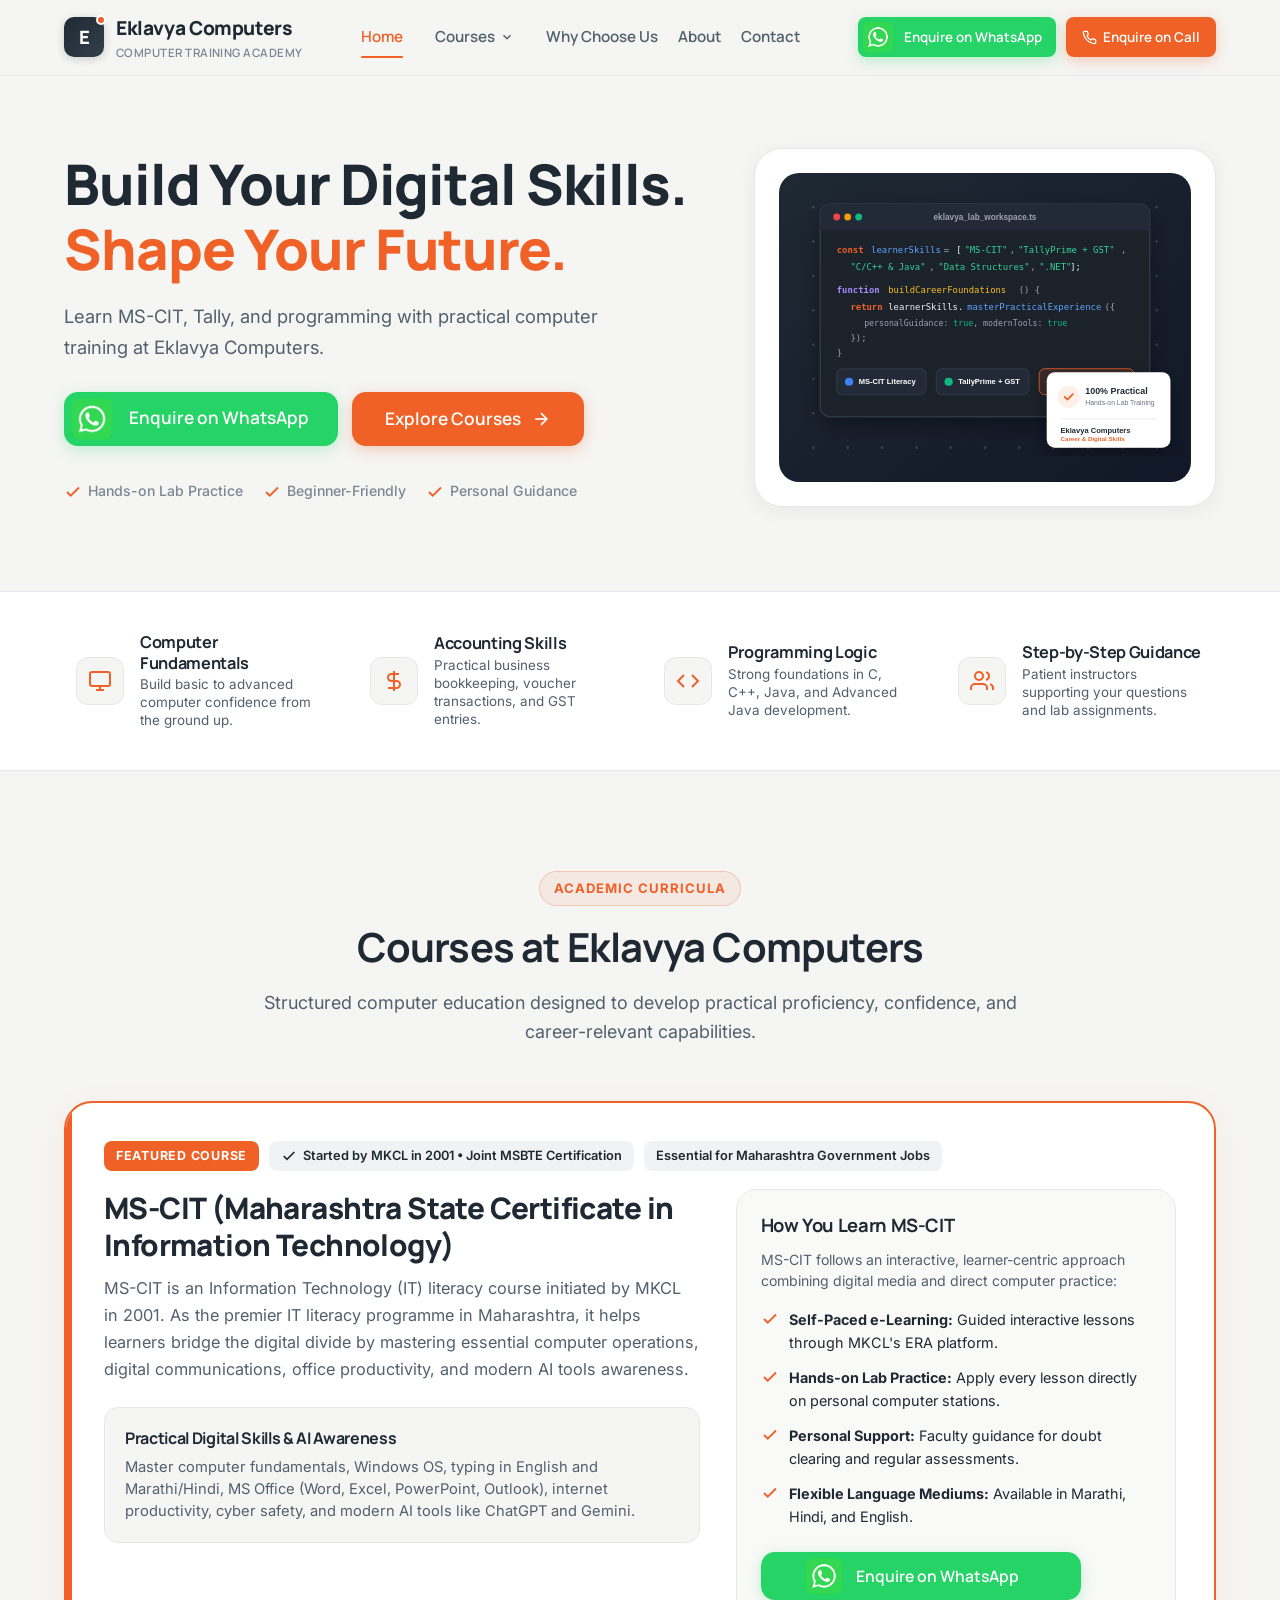
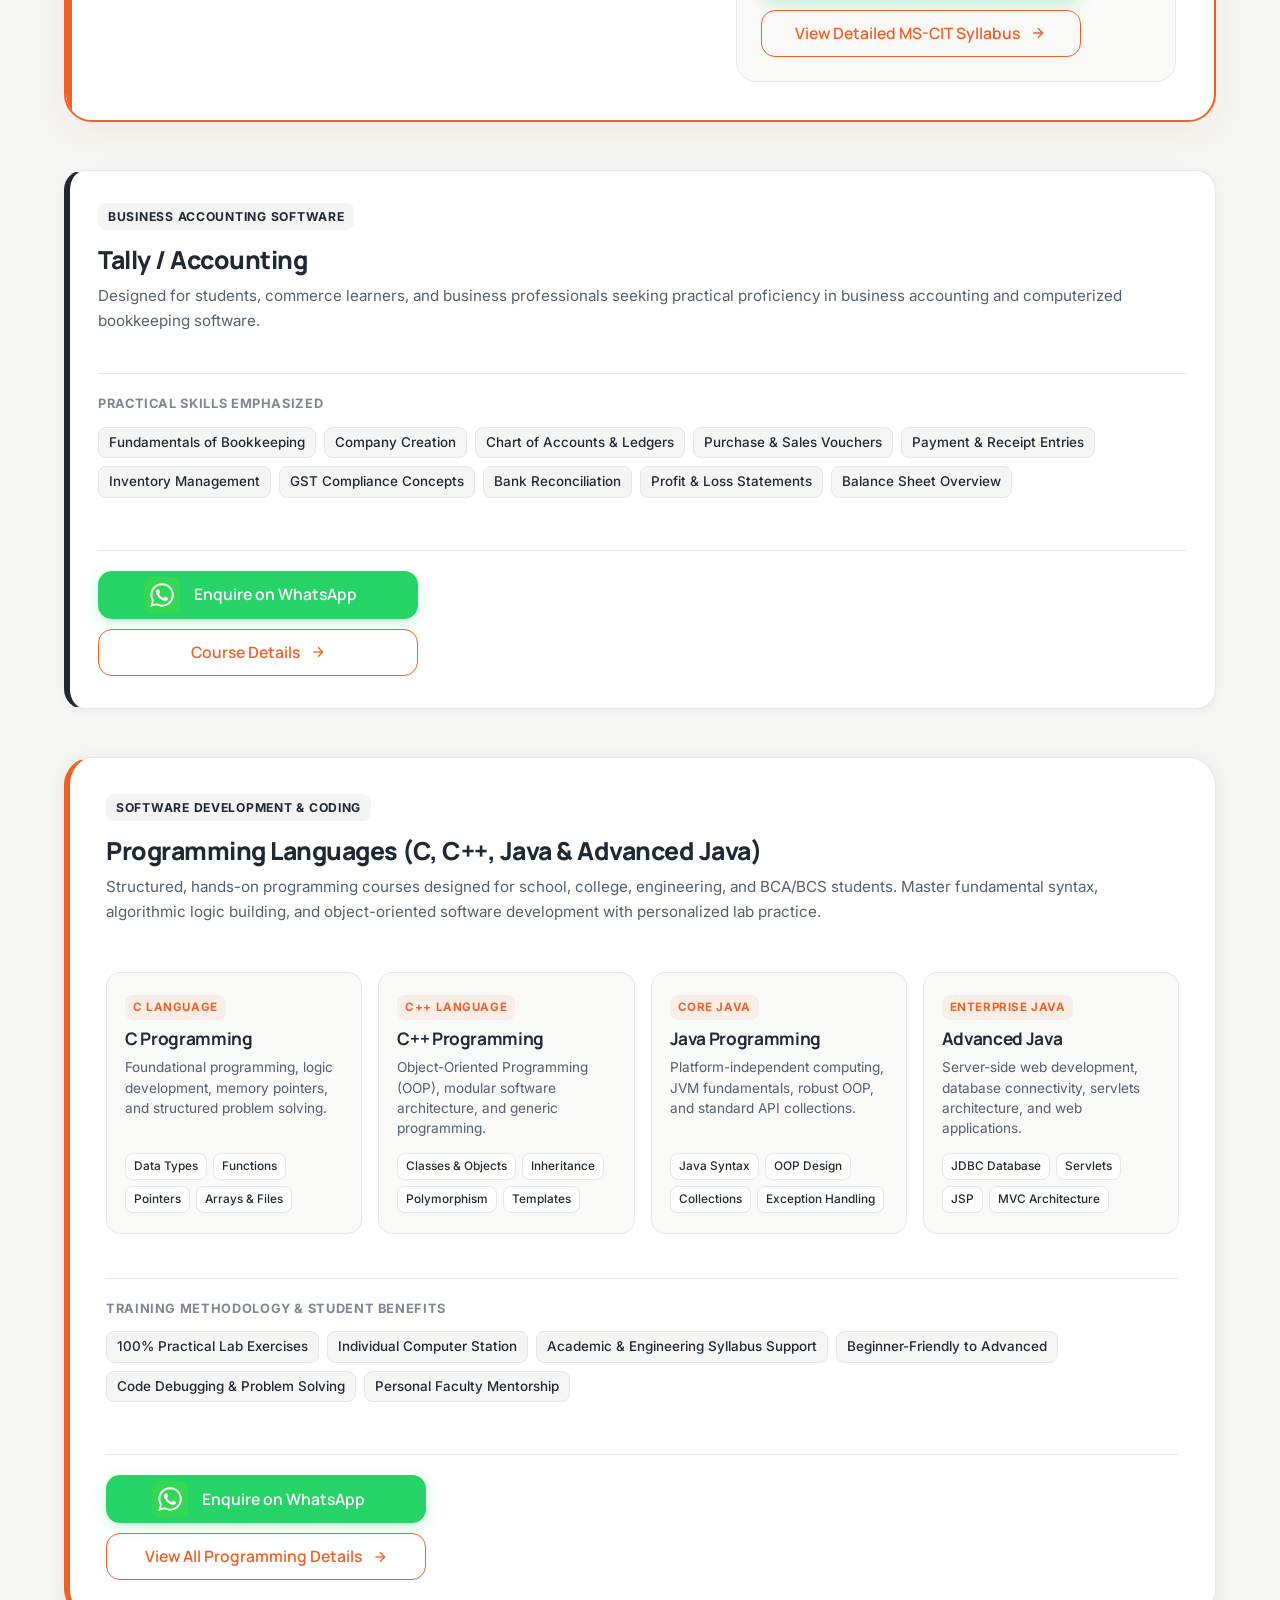
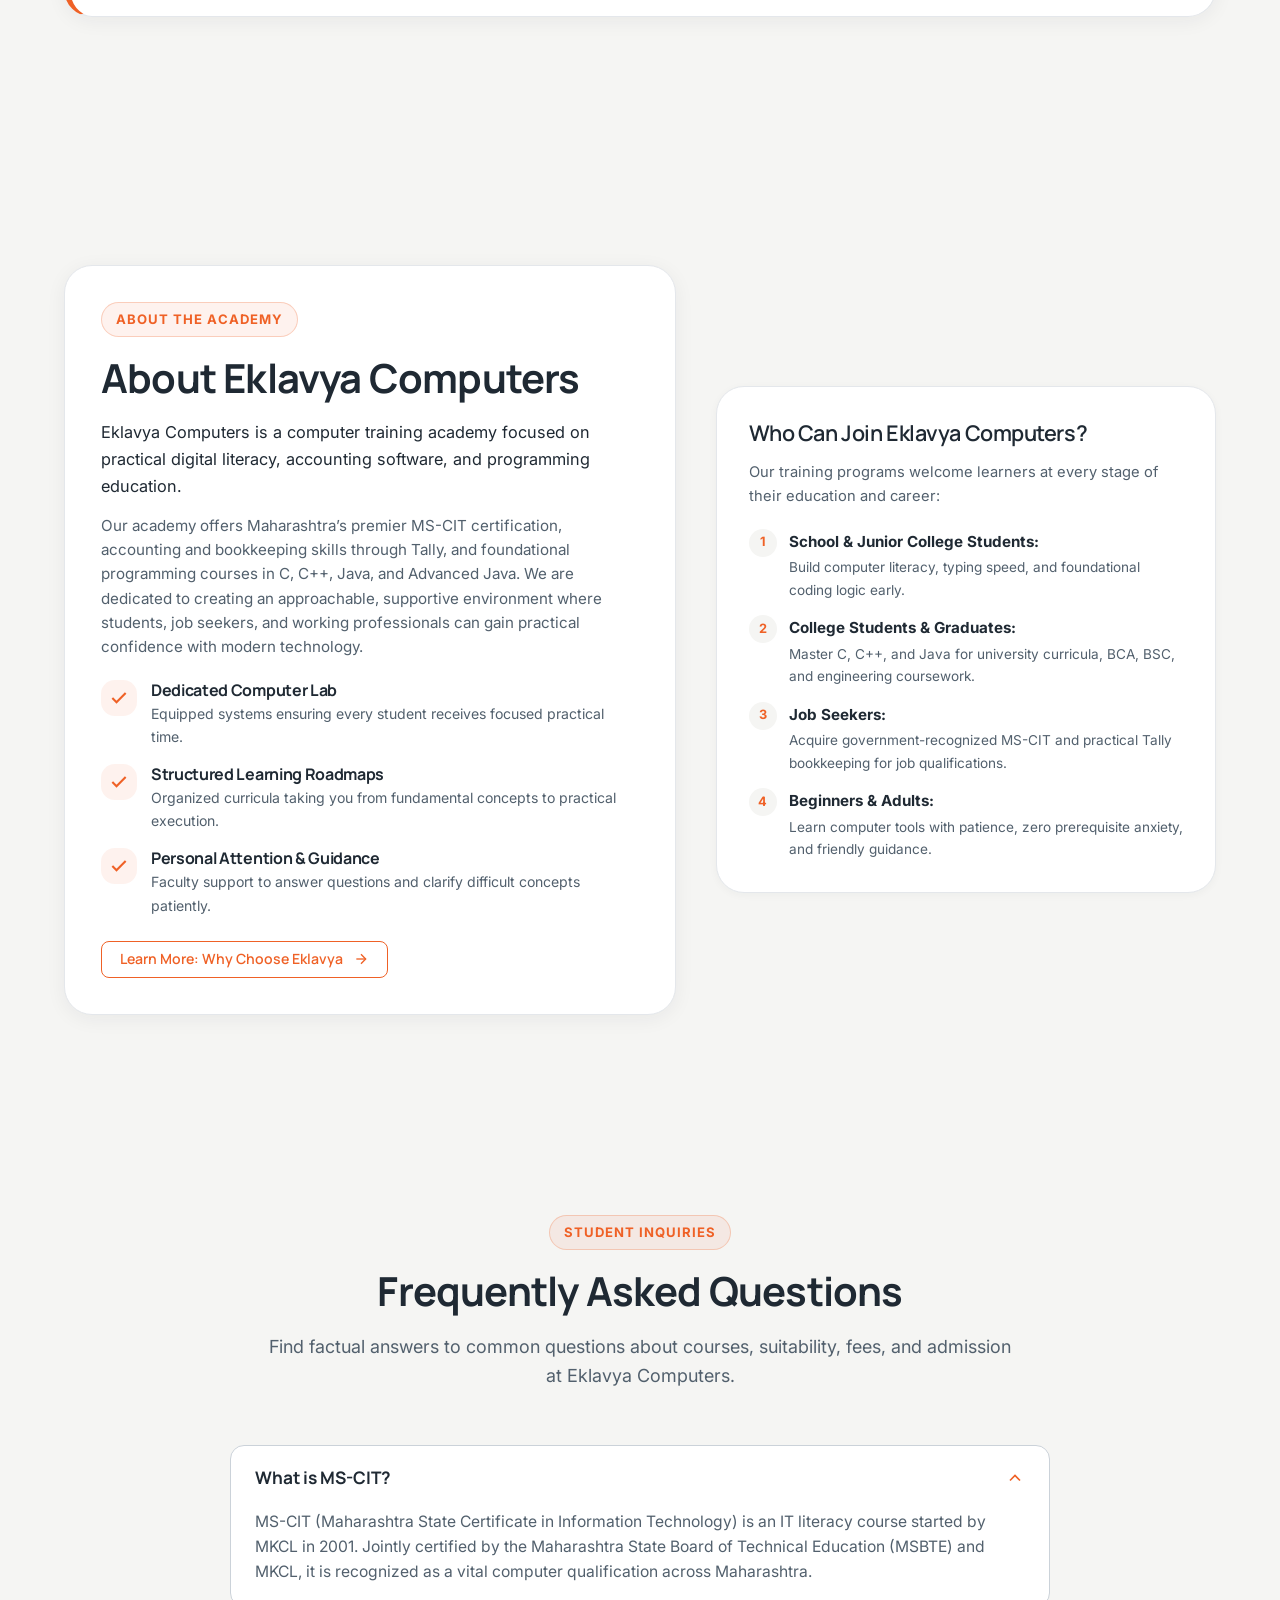
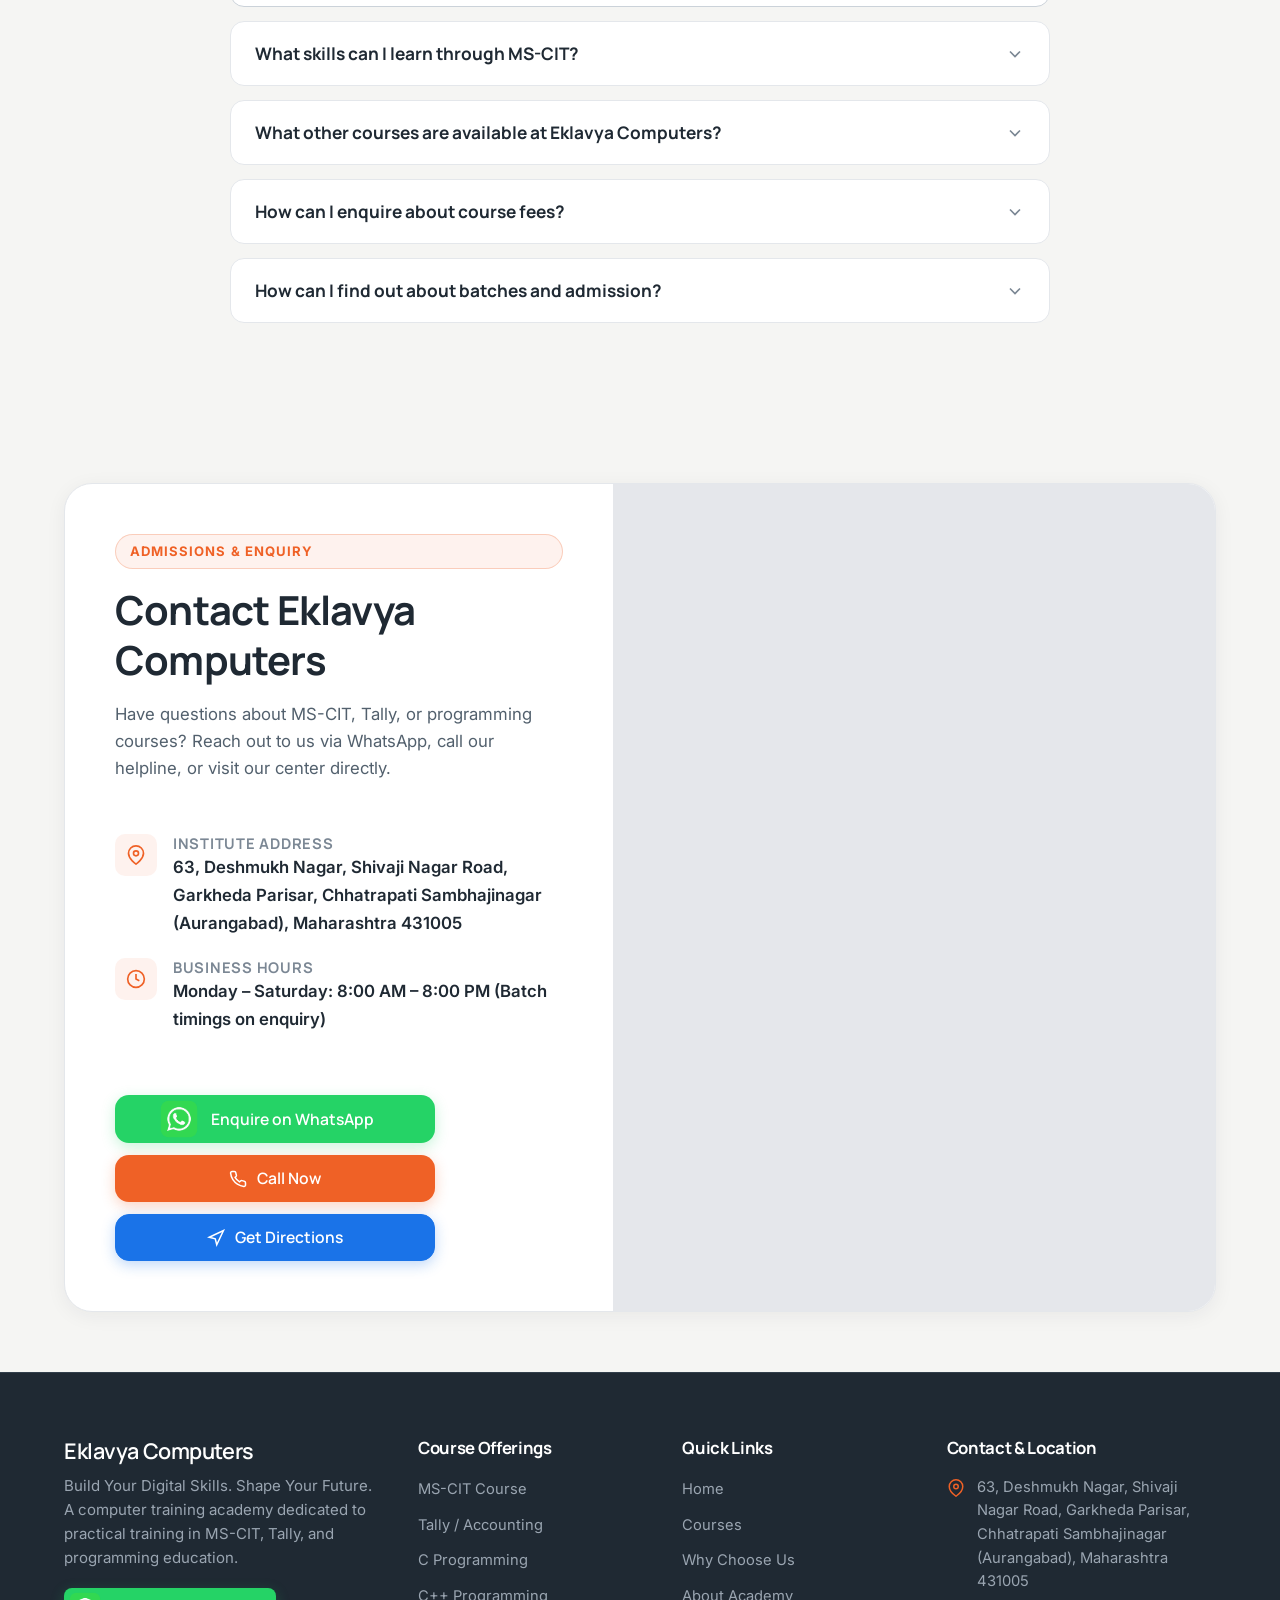
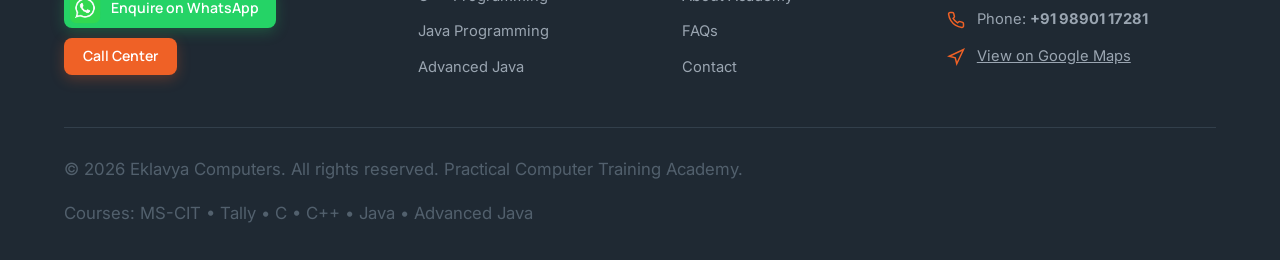
<file: index.html>
<!DOCTYPE html>
<html lang="en">
<head>
  <meta charset="UTF-8">
  <meta name="viewport" content="width=device-width, initial-scale=1.0">
  <title>Eklavya Computers | MS-CIT, Tally &amp; Programming Academy</title>
  <meta name="description" content="Eklavya Computers offers practical training in MS-CIT, Tally, C, C++, Java &amp; Advanced Java in Maharashtra. Call or WhatsApp for batches and admission enquiry.">
  <meta name="keywords" content="Eklavya Computers, MS-CIT course, Tally course, C programming, C++ programming, Java classes, Advanced Java, computer institute Maharashtra">
  <link rel="canonical" href="https://eklavyacomputers.com/">

  <!-- Open Graph / Facebook -->
  <meta property="og:type" content="website">
  <meta property="og:title" content="Eklavya Computers | MS-CIT, Tally &amp; Programming Academy">
  <meta property="og:description" content="Practical computer training in MS-CIT, Tally, C, C++, Java, and Advanced Java. Personal lab practice and direct WhatsApp admissions.">
  <meta property="og:url" content="https://eklavyacomputers.com/">
  <meta property="og:image" content="https://eklavyacomputers.com/assets/images/hero-tech-education.svg">

  <!-- Twitter Card -->
  <meta name="twitter:card" content="summary_large_image">
  <meta name="twitter:title" content="Eklavya Computers | MS-CIT, Tally &amp; Programming Academy">
  <meta name="twitter:description" content="Practical computer training in MS-CIT, Tally, C, C++, Java, and Advanced Java. Personal lab practice and direct WhatsApp admissions.">
  <meta name="twitter:image" content="https://eklavyacomputers.com/assets/images/hero-tech-education.svg">

  <!-- Fonts Preconnect -->
  <link rel="preconnect" href="https://fonts.googleapis.com">
  <link rel="preconnect" href="https://fonts.gstatic.com" crossorigin>
  <link href="https://fonts.googleapis.com/css2?family=Inter:wght@400;500;600;700&family=Manrope:wght@600;700;800&display=swap" rel="stylesheet">

  <!-- Stylesheet -->
  <link rel="stylesheet" href="css/styles.css">

  <!-- Structured Data: EducationalOrganization & LocalBusiness -->
  <script type="application/ld+json">
  {
    "@context": "https://schema.org",
    "@type": ["EducationalOrganization", "LocalBusiness"],
    "name": "Eklavya Computers",
    "description": "Computer training academy specializing in MS-CIT, Tally and business accounting, C, C++, Java, and Advanced Java programming education.",
    "slogan": "Build Your Digital Skills. Shape Your Future.",
    "url": "https://eklavyacomputers.com/",
    "telephone": "+919876543210",
    "address": {
      "@type": "PostalAddress",
      "streetAddress": "[CONFIRM AND INSERT EXACT ADDRESS FROM GOOGLE MAPS]",
      "addressLocality": "Maharashtra",
      "addressCountry": "IN"
    },
    "makesOffer": [
      {
        "@type": "Offer",
        "itemOffered": {
          "@type": "Course",
          "name": "MS-CIT (Maharashtra State Certificate in Information Technology)",
          "description": "Comprehensive IT literacy course initiated by MKCL featuring practical digital skills, computer fundamentals, office productivity, and modern AI tools awareness."
        }
      },
      {
        "@type": "Offer",
        "itemOffered": {
          "@type": "Course",
          "name": "Tally & Business Accounting",
          "description": "Practical business accounting and software workflow training covering ledgers, vouchers, inventory, and GST compliance."
        }
      },
      {
        "@type": "Offer",
        "itemOffered": {
          "@type": "Course",
          "name": "C Programming",
          "description": "Foundational structured procedural programming covering data types, control structures, functions, pointers, and arrays."
        }
      },
      {
        "@type": "Offer",
        "itemOffered": {
          "@type": "Course",
          "name": "C++ Programming",
          "description": "Object-oriented programming in C++ focusing on classes, objects, inheritance, polymorphism, and memory management."
        }
      },
      {
        "@type": "Offer",
        "itemOffered": {
          "@type": "Course",
          "name": "Java Programming",
          "description": "Core Java language fundamentals, object-oriented software design, exception handling, multithreading, and collections framework."
        }
      },
      {
        "@type": "Offer",
        "itemOffered": {
          "@type": "Course",
          "name": "Advanced Java",
          "description": "Enterprise and web development concepts in Java including JDBC database connectivity, Servlets, and JSP fundamentals."
        }
      }
    ]
  }
  </script>

  <!-- Structured Data: WebSite -->
  <script type="application/ld+json">
  {
    "@context": "https://schema.org",
    "@type": "WebSite",
    "name": "Eklavya Computers",
    "url": "https://eklavyacomputers.com/"
  }
  </script>

  <!-- Structured Data: FAQPage -->
  <script type="application/ld+json">
  {
    "@context": "https://schema.org",
    "@type": "FAQPage",
    "mainEntity": [
      {
        "@type": "Question",
        "name": "What is MS-CIT?",
        "acceptedAnswer": {
          "@type": "Answer",
          "text": "MS-CIT (Maharashtra State Certificate in Information Technology) is an IT literacy course started by MKCL in 2001. Jointly certified by the Maharashtra State Board of Technical Education (MSBTE) and MKCL, it is recognized as a vital computer qualification across Maharashtra."
        }
      },
      {
        "@type": "Question",
        "name": "What skills can I learn through MS-CIT?",
        "acceptedAnswer": {
          "@type": "Answer",
          "text": "Through MS-CIT, learners acquire practical computer operations, Windows navigation, touch typing in English and Marathi/Hindi, MS Office (Word, Excel, PowerPoint, Outlook), internet research, cyber safety, digital citizen services, and prompt engineering awareness with modern AI tools."
        }
      },
      {
        "@type": "Question",
        "name": "What other courses are available at Eklavya Computers?",
        "acceptedAnswer": {
          "@type": "Answer",
          "text": "In addition to MS-CIT, Eklavya Computers offers Tally / business accounting training and individual programming courses including C Programming, C++, Java, and Advanced Java."
        }
      },
      {
        "@type": "Question",
        "name": "How can I enquire about course fees?",
        "acceptedAnswer": {
          "@type": "Answer",
          "text": "Course fees vary based on the specific course track selected. To get accurate and up-to-date fee details, please call our institute directly or click the WhatsApp button to enquire."
        }
      },
      {
        "@type": "Question",
        "name": "How can I find out about batches and admission?",
        "acceptedAnswer": {
          "@type": "Answer",
          "text": "New batches commence regularly with flexible morning and evening time slots. You can reach out via WhatsApp, call us on our helpline, or visit the center in person to verify current batch timings and secure admission."
        }
      }
    ]
  }
  </script>
</head>
<body>

  <!-- =========================================================================
       1. HEADER
       ========================================================================= -->
  <header class="site-header" role="banner">
    <div class="container header-container">
      <a href="index.html" class="brand-logo" aria-label="Eklavya Computers Home">
        <div class="brand-icon">E</div>
        <div class="brand-text">
          <span class="brand-title">Eklavya Computers</span>
          <span class="brand-tagline">Computer Training Academy</span>
        </div>
      </a>

      <!-- Desktop Navigation with Courses Sub-Nav -->
      <nav class="nav-desktop" aria-label="Main Navigation">
        <a href="index.html" class="nav-link active">Home</a>

        <!-- Courses Sub-Nav Dropdown -->
        <div class="nav-item-dropdown">
          <a href="#courses" class="nav-link dropdown-toggle" aria-haspopup="true" aria-expanded="false">
            <span>Courses</span>
            <svg width="14" height="14" viewBox="0 0 24 24" fill="none" stroke="currentColor" stroke-width="2.5"><polyline points="6 9 12 15 18 9"></polyline></svg>
          </a>
          <div class="dropdown-menu" role="menu">
            <a href="mscit.html" class="dropdown-item" role="menuitem">
              <span class="dropdown-item-title">MS-CIT</span>
              <span class="dropdown-item-desc">IT Literacy &amp; Productivity</span>
            </a>
            <a href="tally.html" class="dropdown-item" role="menuitem">
              <span class="dropdown-item-title">Tally / Accounting</span>
              <span class="dropdown-item-desc">Business Accounting &amp; GST</span>
            </a>
            <div class="dropdown-divider"></div>
            <div class="dropdown-header">Programming Languages</div>
            <a href="coding.html#c-prog" class="dropdown-item" role="menuitem">
              <span class="dropdown-item-title">C Programming</span>
            </a>
            <a href="coding.html#cpp-prog" class="dropdown-item" role="menuitem">
              <span class="dropdown-item-title">C++ Programming</span>
            </a>
            <a href="coding.html#java-prog" class="dropdown-item" role="menuitem">
              <span class="dropdown-item-title">Java Programming</span>
            </a>
            <a href="coding.html#adv-java" class="dropdown-item" role="menuitem">
              <span class="dropdown-item-title">Advanced Java</span>
            </a>
          </div>
        </div>

        <a href="why-choose.html" class="nav-link">Why Choose Us</a>
        <a href="#about" class="nav-link">About</a>
        <a href="#contact" class="nav-link">Contact</a>
      </nav>

      <!-- Header CTAs: Enquire on WhatsApp & Enquire on Call -->
      <div class="nav-right-actions">
        <a href="#" data-action="whatsapp" data-msg-key="default" class="btn btn-whatsapp btn-sm header-cta-desktop header-cta-whatsapp" aria-label="Enquire on WhatsApp with Eklavya Computers">
          <img src="assets/images/whatsapp-logo.png" alt="WhatsApp" class="whatsapp-icon" width="40" height="40">
          <span>Enquire on WhatsApp</span>
        </a>
        <a href="#" data-action="call" class="btn btn-primary btn-sm header-cta-desktop header-cta-call" aria-label="Enquire on Call with Eklavya Computers">
          <svg width="15" height="15" viewBox="0 0 24 24" fill="none" stroke="currentColor" stroke-width="2"><path d="M22 16.92v3a2 2 0 0 1-2.18 2 19.79 19.79 0 0 1-8.63-3.07 19.5 19.5 0 0 1-6-6 19.79 19.79 0 0 1-3.07-8.67A2 2 0 0 1 4.11 2h3a2 2 0 0 1 2 1.72 12.84 12.84 0 0 0 .7 2.81 2 2 0 0 1-.45 2.11L8.09 9.91a16 16 0 0 0 6 6l1.27-1.27a2 2 0 0 1 2.11-.45 12.84 12.84 0 0 0 2.81.7A2 2 0 0 1 22 16.92z"></path></svg>
          <span>Enquire on Call</span>
        </a>
        <button class="mobile-menu-toggle" id="mobileMenuToggle" aria-label="Open Navigation Menu" aria-expanded="false">
          <svg width="26" height="26" viewBox="0 0 24 24" fill="none" stroke="currentColor" stroke-width="2" stroke-linecap="round" stroke-linejoin="round">
            <line x1="3" y1="12" x2="21" y2="12"></line>
            <line x1="3" y1="6" x2="21" y2="6"></line>
            <line x1="3" y1="18" x2="21" y2="18"></line>
          </svg>
        </button>
      </div>
    </div>
  </header>

  <!-- Mobile Navigation Drawer -->
  <div class="mobile-nav-drawer" id="mobileNavDrawer" role="dialog" aria-label="Mobile Navigation">
    <a href="index.html" class="mobile-nav-link active">
      <span>Home</span>
      <svg width="18" height="18" viewBox="0 0 24 24" fill="none" stroke="currentColor" stroke-width="2"><polyline points="9 18 15 12 9 6"></polyline></svg>
    </a>

    <!-- Mobile Sub-Nav for Courses -->
    <div class="mobile-nav-group">
      <button class="mobile-nav-group-toggle" aria-expanded="false">
        <span>Courses</span>
        <svg width="18" height="18" viewBox="0 0 24 24" fill="none" stroke="currentColor" stroke-width="2"><polyline points="6 9 12 15 18 9"></polyline></svg>
      </button>
      <div class="mobile-subnav">
        <a href="#courses" class="mobile-subnav-link">All Courses Overview</a>
        <a href="mscit.html" class="mobile-subnav-link">MS-CIT Course</a>
        <a href="tally.html" class="mobile-subnav-link">Tally / Accounting</a>
        <a href="coding.html" class="mobile-subnav-link">Programming Courses</a>
      </div>
    </div>

    <a href="why-choose.html" class="mobile-nav-link">
      <span>Why Choose Us</span>
      <svg width="18" height="18" viewBox="0 0 24 24" fill="none" stroke="currentColor" stroke-width="2"><polyline points="9 18 15 12 9 6"></polyline></svg>
    </a>
    <a href="#about" class="mobile-nav-link">
      <span>About Academy</span>
      <svg width="18" height="18" viewBox="0 0 24 24" fill="none" stroke="currentColor" stroke-width="2"><polyline points="9 18 15 12 9 6"></polyline></svg>
    </a>
    <a href="#faq" class="mobile-nav-link">
      <span>FAQs</span>
      <svg width="18" height="18" viewBox="0 0 24 24" fill="none" stroke="currentColor" stroke-width="2"><polyline points="9 18 15 12 9 6"></polyline></svg>
    </a>
    <a href="#contact" class="mobile-nav-link">
      <span>Contact &amp; Location</span>
      <svg width="18" height="18" viewBox="0 0 24 24" fill="none" stroke="currentColor" stroke-width="2"><polyline points="9 18 15 12 9 6"></polyline></svg>
    </a>

    <div class="mobile-nav-actions">
      <a href="#" data-action="whatsapp" data-msg-key="default" class="btn btn-whatsapp">
        <img src="assets/images/whatsapp-logo.png" alt="WhatsApp" class="whatsapp-icon" width="18" height="18">
        <span>Enquire on WhatsApp</span>
      </a>
      <a href="#" data-action="call" class="btn btn-primary">
        <svg width="18" height="18" viewBox="0 0 24 24" fill="none" stroke="currentColor" stroke-width="2"><path d="M22 16.92v3a2 2 0 0 1-2.18 2 19.79 19.79 0 0 1-8.63-3.07 19.5 19.5 0 0 1-6-6 19.79 19.79 0 0 1-3.07-8.67A2 2 0 0 1 4.11 2h3a2 2 0 0 1 2 1.72 12.84 12.84 0 0 0 .7 2.81 2 2 0 0 1-.45 2.11L8.09 9.91a16 16 0 0 0 6 6l1.27-1.27a2 2 0 0 1 2.11-.45 12.84 12.84 0 0 0 2.81.7A2 2 0 0 1 22 16.92z"></path></svg>
        <span>Call for Admission</span>
      </a>
    </div>
  </div>

  <main id="main-content">
    <!-- =========================================================================
         2. HERO SECTION (hero-badge & hero-floating-stat removed)
         ========================================================================= -->
    <section class="hero" aria-labelledby="hero-heading">
      <div class="container hero-grid">
        <div class="hero-content">
          <h1 class="hero-title" id="hero-heading">
            Build Your Digital Skills. <span class="text-accent">Shape Your Future.</span>
          </h1>

          <p class="hero-description">
            Learn MS-CIT, Tally, and programming with practical computer training at Eklavya Computers.
          </p>

          <div class="hero-ctas">
            <a href="#" data-action="whatsapp" data-msg-key="default" class="btn btn-whatsapp btn-lg" aria-label="Enquire on WhatsApp with Eklavya Computers">
              <img src="assets/images/whatsapp-logo.png" alt="WhatsApp" class="whatsapp-icon" width="24" height="24">
              <span>Enquire on WhatsApp</span>
            </a>
            <a href="#courses" class="btn btn-primary btn-lg" aria-label="Explore Courses at Eklavya Computers">
              <span>Explore Courses</span>
              <svg width="20" height="20" viewBox="0 0 24 24" fill="none" stroke="currentColor" stroke-width="2"><line x1="5" y1="12" x2="19" y2="12"></line><polyline points="12 5 19 12 12 19"></polyline></svg>
            </a>
          </div>

          <div class="hero-trust-chips">
            <div class="trust-chip-item">
              <svg width="18" height="18" viewBox="0 0 24 24" fill="none" stroke="currentColor" stroke-width="2.5"><polyline points="20 6 9 17 4 12"></polyline></svg>
              <span>Hands-on Lab Practice</span>
            </div>
            <div class="trust-chip-item">
              <svg width="18" height="18" viewBox="0 0 24 24" fill="none" stroke="currentColor" stroke-width="2.5"><polyline points="20 6 9 17 4 12"></polyline></svg>
              <span>Beginner-Friendly</span>
            </div>
            <div class="trust-chip-item">
              <svg width="18" height="18" viewBox="0 0 24 24" fill="none" stroke="currentColor" stroke-width="2.5"><polyline points="20 6 9 17 4 12"></polyline></svg>
              <span>Personal Guidance</span>
            </div>
          </div>
        </div>

        <div class="hero-visual">
          <div class="hero-card-composition">
            <div class="hero-main-illustration">
              <img src="assets/images/hero-tech-education.svg" alt="Computer training and programming lab illustration at Eklavya Computers" width="600" height="450" fetchpriority="high">
            </div>
          </div>
        </div>
      </div>
    </section>

    <!-- Quick Benefit Strip -->
    <section class="trust-strip" aria-label="Learning highlights">
      <div class="container">
        <div class="trust-strip-grid">
          <div class="trust-item">
            <div class="trust-icon-box">
              <svg width="24" height="24" viewBox="0 0 24 24" fill="none" stroke="currentColor" stroke-width="2"><rect x="2" y="3" width="20" height="14" rx="2" ry="2"></rect><line x1="8" y1="21" x2="16" y2="21"></line><line x1="12" y1="17" x2="12" y2="21"></line></svg>
            </div>
            <div class="trust-content">
              <h3>Computer Fundamentals</h3>
              <p>Build basic to advanced computer confidence from the ground up.</p>
            </div>
          </div>

          <div class="trust-item">
            <div class="trust-icon-box">
              <svg width="24" height="24" viewBox="0 0 24 24" fill="none" stroke="currentColor" stroke-width="2"><path d="M12 2v20M17 5H9.5a3.5 3.5 0 0 0 0 7h5a3.5 3.5 0 0 1 0 7H6"></path></svg>
            </div>
            <div class="trust-content">
              <h3>Accounting Skills</h3>
              <p>Practical business bookkeeping, voucher transactions, and GST entries.</p>
            </div>
          </div>

          <div class="trust-item">
            <div class="trust-icon-box">
              <svg width="24" height="24" viewBox="0 0 24 24" fill="none" stroke="currentColor" stroke-width="2"><polyline points="16 18 22 12 16 6"></polyline><polyline points="8 6 2 12 8 18"></polyline></svg>
            </div>
            <div class="trust-content">
              <h3>Programming Logic</h3>
              <p>Strong foundations in C, C++, Java, and Advanced Java development.</p>
            </div>
          </div>

          <div class="trust-item">
            <div class="trust-icon-box">
              <svg width="24" height="24" viewBox="0 0 24 24" fill="none" stroke="currentColor" stroke-width="2"><path d="M17 21v-2a4 4 0 0 0-4-4H5a4 4 0 0 0-4 4v2"></path><circle cx="9" cy="7" r="4"></circle><path d="M23 21v-2a4 4 0 0 0-3-3.87"></path><path d="M16 3.13a4 4 0 0 1 0 7.75"></path></svg>
            </div>
            <div class="trust-content">
              <h3>Step-by-Step Guidance</h3>
              <p>Patient instructors supporting your questions and lab assignments.</p>
            </div>
          </div>
        </div>
      </div>
    </section>

    <!-- =========================================================================
         3. COURSES SECTION
         ========================================================================= -->
    <section class="section" id="courses" aria-labelledby="courses-heading">
      <div class="container">
        <div class="section-header">
          <div class="section-tag">Academic Curricula</div>
          <h2 class="section-title" id="courses-heading">Courses at Eklavya Computers</h2>
          <p class="section-subtitle">
            Structured computer education designed to develop practical proficiency, confidence, and career-relevant capabilities.
          </p>
        </div>

        <!-- 3A. MAIN FEATURED COURSE: MS-CIT (Cleaned & reduced) -->
        <article class="mscit-featured-card" aria-labelledby="mscit-course-heading">
          <div class="mscit-badge-strip">
            <span class="mscit-badge-featured">Featured Course</span>
            <span class="mscit-badge-verified">
              <svg width="16" height="16" viewBox="0 0 24 24" fill="none" stroke="currentColor" stroke-width="2.5"><polyline points="20 6 9 17 4 12"></polyline></svg>
              <span>Started by MKCL in 2001 &bull; Joint MSBTE Certification</span>
            </span>
            <span class="mscit-badge-verified">Essential for Maharashtra Government Jobs</span>
          </div>

          <div class="mscit-grid-layout">
            <div class="mscit-main-info">
              <h3 class="course-title" id="mscit-course-heading" style="font-size: 1.85rem; margin-bottom: 12px;">
                MS-CIT (Maharashtra State Certificate in Information Technology)
              </h3>
              <p class="course-desc" style="font-size: 1.02rem; line-height: 1.65; margin-bottom: 24px;">
                MS-CIT is an Information Technology (IT) literacy course initiated by MKCL in 2001. As the premier IT literacy programme in Maharashtra, it helps learners bridge the digital divide by mastering essential computer operations, digital communications, office productivity, and modern AI tools awareness.
              </p>

              <div style="background-color: var(--bg-primary); border: 1px solid var(--border-light); border-radius: var(--radius-md); padding: 20px; margin-top: 16px;">
                <h4 style="font-size: 1rem; font-weight: 700; margin-bottom: 8px;">Practical Digital Skills &amp; AI Awareness</h4>
                <p style="font-size: 0.92rem; color: var(--text-muted); line-height: 1.5; margin: 0;">
                  Master computer fundamentals, Windows OS, typing in English and Marathi/Hindi, MS Office (Word, Excel, PowerPoint, Outlook), internet productivity, cyber safety, and modern AI tools like ChatGPT and Gemini.
                </p>
              </div>
            </div>

            <!-- MS-CIT Learning Approach & CTA Panel -->
            <div class="mscit-sidebar-panel">
              <h4 style="font-size: 1.15rem; font-weight: 700; margin-bottom: 12px; color: var(--text-main);">
                How You Learn MS-CIT
              </h4>
              <p style="font-size: 0.88rem; color: var(--text-muted); line-height: 1.5;">
                MS-CIT follows an interactive, learner-centric approach combining digital media and direct computer practice:
              </p>

              <ul class="mscit-approach-list">
                <li class="mscit-approach-item">
                  <svg width="18" height="18" viewBox="0 0 24 24" fill="none" stroke="currentColor" stroke-width="2.5"><polyline points="20 6 9 17 4 12"></polyline></svg>
                  <span><strong>Self-Paced e-Learning:</strong> Guided interactive lessons through MKCL's ERA platform.</span>
                </li>
                <li class="mscit-approach-item">
                  <svg width="18" height="18" viewBox="0 0 24 24" fill="none" stroke="currentColor" stroke-width="2.5"><polyline points="20 6 9 17 4 12"></polyline></svg>
                  <span><strong>Hands-on Lab Practice:</strong> Apply every lesson directly on personal computer stations.</span>
                </li>
                <li class="mscit-approach-item">
                  <svg width="18" height="18" viewBox="0 0 24 24" fill="none" stroke="currentColor" stroke-width="2.5"><polyline points="20 6 9 17 4 12"></polyline></svg>
                  <span><strong>Personal Support:</strong> Faculty guidance for doubt clearing and regular assessments.</span>
                </li>
                <li class="mscit-approach-item">
                  <svg width="18" height="18" viewBox="0 0 24 24" fill="none" stroke="currentColor" stroke-width="2.5"><polyline points="20 6 9 17 4 12"></polyline></svg>
                  <span><strong>Flexible Language Mediums:</strong> Available in Marathi, Hindi, and English.</span>
                </li>
              </ul>

              <div style="display: flex; flex-direction: column; gap: 10px; max-width: 320px; width: 100%;">
                <a href="#" data-action="whatsapp" data-msg-key="mscit" class="btn btn-whatsapp" aria-label="Enquire About MS-CIT on WhatsApp" style="width: 100%;">
                  <img src="assets/images/whatsapp-logo.png" alt="WhatsApp" class="whatsapp-icon" width="48" height="48">
                  <span>Enquire on WhatsApp</span>
                </a>
                <a href="mscit.html" class="btn btn-outline-accent" aria-label="View Detailed MS-CIT Syllabus Breakdown" style="width: 100%; justify-content: center;">
                  <span>View Detailed MS-CIT Syllabus</span>
                  <svg width="16" height="16" viewBox="0 0 24 24" fill="none" stroke="currentColor" stroke-width="2"><line x1="5" y1="12" x2="19" y2="12"></line><polyline points="12 5 19 12 12 19"></polyline></svg>
                </a>
              </div>
            </div>
          </div>
        </article>

        <!-- 3B. TALLY & BUSINESS ACCOUNTING CARD -->
        <div style="margin-bottom: 48px;">
          <div class="course-card" style="border-left: 6px solid #1F2933;">
            <div class="course-header">
              <span class="course-badge">Business Accounting Software</span>
              <h3 class="course-title">Tally / Accounting</h3>
              <p class="course-desc">
                Designed for students, commerce learners, and business professionals seeking practical proficiency in business accounting and computerized bookkeeping software.
              </p>
            </div>

            <div class="course-curriculum">
              <div class="curriculum-label">Practical Skills Emphasized</div>
              <div class="curriculum-tags">
                <span class="tag-item">Fundamentals of Bookkeeping</span>
                <span class="tag-item">Company Creation</span>
                <span class="tag-item">Chart of Accounts &amp; Ledgers</span>
                <span class="tag-item">Purchase &amp; Sales Vouchers</span>
                <span class="tag-item">Payment &amp; Receipt Entries</span>
                <span class="tag-item">Inventory Management</span>
                <span class="tag-item">GST Compliance Concepts</span>
                <span class="tag-item">Bank Reconciliation</span>
                <span class="tag-item">Profit &amp; Loss Statements</span>
                <span class="tag-item">Balance Sheet Overview</span>
              </div>
            </div>

            <div class="course-footer" style="margin-top: 24px;">
              <div class="course-cta-vertical">
                <a href="#" data-action="whatsapp" data-msg-key="tally" class="btn btn-whatsapp" aria-label="Enquire About Tally Course on WhatsApp">
                  <img src="assets/images/whatsapp-logo.png" alt="WhatsApp" class="whatsapp-icon" width="48" height="48">
                  <span>Enquire on WhatsApp</span>
                </a>
                <a href="tally.html" class="btn btn-outline-accent" aria-label="Explore Tally Course Details">
                  <span>Course Details</span>
                  <svg width="16" height="16" viewBox="0 0 24 24" fill="none" stroke="currentColor" stroke-width="2"><line x1="5" y1="12" x2="19" y2="12"></line><polyline points="12 5 19 12 12 19"></polyline></svg>
                </a>
              </div>
            </div>
          </div>
        </div>

        <!-- 3C. PROGRAMMING COURSES - UNIFIED UNIQUE CARD -->
        <div style="margin-bottom: 48px;">
          <div class="course-card programming-unified-card" style="border-left: 6px solid var(--color-accent);">
            <div class="course-header">
              <span class="course-badge">Software Development &amp; Coding</span>
              <h3 class="course-title">Programming Languages (C, C++, Java &amp; Advanced Java)</h3>
              <p class="course-desc">
                Structured, hands-on programming courses designed for school, college, engineering, and BCA/BCS students. Master fundamental syntax, algorithmic logic building, and object-oriented software development with personalized lab practice.
              </p>
            </div>

            <!-- 4 Programming Modules Grid inside the Single Unique Card -->
            <div class="programming-modules-grid">
              <!-- Module 1: C -->
              <div class="prog-module-box">
                <div class="prog-module-header">
                  <span class="prog-lang-badge">C Language</span>
                  <h4>C Programming</h4>
                </div>
                <p class="prog-module-desc">Foundational programming, logic development, memory pointers, and structured problem solving.</p>
                <div class="prog-tag-row">
                  <span class="tag-item">Data Types</span>
                  <span class="tag-item">Functions</span>
                  <span class="tag-item">Pointers</span>
                  <span class="tag-item">Arrays &amp; Files</span>
                </div>
              </div>

              <!-- Module 2: C++ -->
              <div class="prog-module-box">
                <div class="prog-module-header">
                  <span class="prog-lang-badge">C++ Language</span>
                  <h4>C++ Programming</h4>
                </div>
                <p class="prog-module-desc">Object-Oriented Programming (OOP), modular software architecture, and generic programming.</p>
                <div class="prog-tag-row">
                  <span class="tag-item">Classes &amp; Objects</span>
                  <span class="tag-item">Inheritance</span>
                  <span class="tag-item">Polymorphism</span>
                  <span class="tag-item">Templates</span>
                </div>
              </div>

              <!-- Module 3: Java -->
              <div class="prog-module-box">
                <div class="prog-module-header">
                  <span class="prog-lang-badge">Core Java</span>
                  <h4>Java Programming</h4>
                </div>
                <p class="prog-module-desc">Platform-independent computing, JVM fundamentals, robust OOP, and standard API collections.</p>
                <div class="prog-tag-row">
                  <span class="tag-item">Java Syntax</span>
                  <span class="tag-item">OOP Design</span>
                  <span class="tag-item">Collections</span>
                  <span class="tag-item">Exception Handling</span>
                </div>
              </div>

              <!-- Module 4: Advanced Java -->
              <div class="prog-module-box">
                <div class="prog-module-header">
                  <span class="prog-lang-badge">Enterprise Java</span>
                  <h4>Advanced Java</h4>
                </div>
                <p class="prog-module-desc">Server-side web development, database connectivity, servlets architecture, and web applications.</p>
                <div class="prog-tag-row">
                  <span class="tag-item">JDBC Database</span>
                  <span class="tag-item">Servlets</span>
                  <span class="tag-item">JSP</span>
                  <span class="tag-item">MVC Architecture</span>
                </div>
              </div>
            </div>

            <!-- Practical Learning Highlights -->
            <div class="course-curriculum" style="margin-top: 24px;">
              <div class="curriculum-label">Training Methodology &amp; Student Benefits</div>
              <div class="curriculum-tags">
                <span class="tag-item">100% Practical Lab Exercises</span>
                <span class="tag-item">Individual Computer Station</span>
                <span class="tag-item">Academic &amp; Engineering Syllabus Support</span>
                <span class="tag-item">Beginner-Friendly to Advanced</span>
                <span class="tag-item">Code Debugging &amp; Problem Solving</span>
                <span class="tag-item">Personal Faculty Mentorship</span>
              </div>
            </div>

            <div class="course-footer" style="margin-top: 24px;">
              <div class="course-cta-vertical">
                <a href="#" data-action="whatsapp" data-msg-key="c_prog" class="btn btn-whatsapp" aria-label="Enquire About Programming Courses on WhatsApp">
                  <img src="assets/images/whatsapp-logo.png" alt="WhatsApp" class="whatsapp-icon" width="48" height="48">
                  <span>Enquire on WhatsApp</span>
                </a>
                <a href="coding.html" class="btn btn-outline-accent" aria-label="Explore All Programming Courses">
                  <span>View All Programming Details</span>
                  <svg width="16" height="16" viewBox="0 0 24 24" fill="none" stroke="currentColor" stroke-width="2"><line x1="5" y1="12" x2="19" y2="12"></line><polyline points="12 5 19 12 12 19"></polyline></svg>
                </a>
              </div>
            </div>
          </div>
        </div>
      </div>
    </section>

    <!-- =========================================================================
         4. ABOUT SECTION
         ========================================================================= -->
    <section class="section" id="about" aria-labelledby="about-heading">
      <div class="container">
        <div class="about-grid">
          <div class="about-card-box">
            <div class="section-tag">About The Academy</div>
            <h2 class="section-title" id="about-heading" style="margin-bottom: 16px;">About Eklavya Computers</h2>
            <p style="font-size: 1.02rem; color: var(--text-main); margin-bottom: 14px; line-height: 1.65;">
              Eklavya Computers is a computer training academy focused on practical digital literacy, accounting software, and programming education.
            </p>
            <p style="font-size: 0.95rem; color: var(--text-muted); line-height: 1.6; margin-bottom: 20px;">
              Our academy offers Maharashtra’s premier MS-CIT certification, accounting and bookkeeping skills through Tally, and foundational programming courses in C, C++, Java, and Advanced Java. We are dedicated to creating an approachable, supportive environment where students, job seekers, and working professionals can gain practical confidence with modern technology.
            </p>

            <div class="about-features-list">
              <div class="about-feature-item">
                <div class="about-feature-icon">
                  <svg width="20" height="20" viewBox="0 0 24 24" fill="none" stroke="currentColor" stroke-width="2.5"><polyline points="20 6 9 17 4 12"></polyline></svg>
                </div>
                <div class="about-feature-text">
                  <h4>Dedicated Computer Lab</h4>
                  <p>Equipped systems ensuring every student receives focused practical time.</p>
                </div>
              </div>

              <div class="about-feature-item">
                <div class="about-feature-icon">
                  <svg width="20" height="20" viewBox="0 0 24 24" fill="none" stroke="currentColor" stroke-width="2.5"><polyline points="20 6 9 17 4 12"></polyline></svg>
                </div>
                <div class="about-feature-text">
                  <h4>Structured Learning Roadmaps</h4>
                  <p>Organized curricula taking you from fundamental concepts to practical execution.</p>
                </div>
              </div>

              <div class="about-feature-item">
                <div class="about-feature-icon">
                  <svg width="20" height="20" viewBox="0 0 24 24" fill="none" stroke="currentColor" stroke-width="2.5"><polyline points="20 6 9 17 4 12"></polyline></svg>
                </div>
                <div class="about-feature-text">
                  <h4>Personal Attention &amp; Guidance</h4>
                  <p>Faculty support to answer questions and clarify difficult concepts patiently.</p>
                </div>
              </div>
            </div>

            <div style="margin-top: 24px;">
              <a href="why-choose.html" class="btn btn-outline-accent btn-sm">
                <span>Learn More: Why Choose Eklavya</span>
                <svg width="16" height="16" viewBox="0 0 24 24" fill="none" stroke="currentColor" stroke-width="2"><line x1="5" y1="12" x2="19" y2="12"></line><polyline points="12 5 19 12 12 19"></polyline></svg>
              </a>
            </div>
          </div>

          <div>
            <div style="background-color: var(--bg-surface); border: 1px solid var(--border-light); border-radius: var(--radius-xl); padding: 32px; box-shadow: var(--shadow-subtle);">
              <h3 style="font-size: 1.35rem; margin-bottom: 14px;">Who Can Join Eklavya Computers?</h3>
              <p style="font-size: 0.92rem; color: var(--text-muted); margin-bottom: 20px;">
                Our training programs welcome learners at every stage of their education and career:
              </p>

              <div style="display: flex; flex-direction: column; gap: 14px;">
                <div style="display: flex; gap: 12px; align-items: flex-start;">
                  <div style="width: 28px; height: 28px; border-radius: 50%; background-color: var(--bg-primary); display: flex; align-items: center; justify-content: center; font-weight: 700; font-size: 0.8rem; color: var(--color-accent); flex-shrink: 0;">1</div>
                  <div>
                    <strong style="font-size: 0.95rem;">School &amp; Junior College Students:</strong>
                    <p style="font-size: 0.85rem; color: var(--text-muted); margin: 2px 0 0 0;">Build computer literacy, typing speed, and foundational coding logic early.</p>
                  </div>
                </div>

                <div style="display: flex; gap: 12px; align-items: flex-start;">
                  <div style="width: 28px; height: 28px; border-radius: 50%; background-color: var(--bg-primary); display: flex; align-items: center; justify-content: center; font-weight: 700; font-size: 0.8rem; color: var(--color-accent); flex-shrink: 0;">2</div>
                  <div>
                    <strong style="font-size: 0.95rem;">College Students &amp; Graduates:</strong>
                    <p style="font-size: 0.85rem; color: var(--text-muted); margin: 2px 0 0 0;">Master C, C++, and Java for university curricula, BCA, BSC, and engineering coursework.</p>
                  </div>
                </div>

                <div style="display: flex; gap: 12px; align-items: flex-start;">
                  <div style="width: 28px; height: 28px; border-radius: 50%; background-color: var(--bg-primary); display: flex; align-items: center; justify-content: center; font-weight: 700; font-size: 0.8rem; color: var(--color-accent); flex-shrink: 0;">3</div>
                  <div>
                    <strong style="font-size: 0.95rem;">Job Seekers:</strong>
                    <p style="font-size: 0.85rem; color: var(--text-muted); margin: 2px 0 0 0;">Acquire government-recognized MS-CIT and practical Tally bookkeeping for job qualifications.</p>
                  </div>
                </div>

                <div style="display: flex; gap: 12px; align-items: flex-start;">
                  <div style="width: 28px; height: 28px; border-radius: 50%; background-color: var(--bg-primary); display: flex; align-items: center; justify-content: center; font-weight: 700; font-size: 0.8rem; color: var(--color-accent); flex-shrink: 0;">4</div>
                  <div>
                    <strong style="font-size: 0.95rem;">Beginners &amp; Adults:</strong>
                    <p style="font-size: 0.85rem; color: var(--text-muted); margin: 2px 0 0 0;">Learn computer tools with patience, zero prerequisite anxiety, and friendly guidance.</p>
                  </div>
                </div>
              </div>
            </div>
          </div>
        </div>
      </div>
    </section>

    <!-- =========================================================================
         5. FAQ SECTION
         ========================================================================= -->
    <section class="section" id="faq" aria-labelledby="faq-heading">
      <div class="container">
        <div class="section-header">
          <div class="section-tag">Student Inquiries</div>
          <h2 class="section-title" id="faq-heading">Frequently Asked Questions</h2>
          <p class="section-subtitle">
            Find factual answers to common questions about courses, suitability, fees, and admission at Eklavya Computers.
          </p>
        </div>

        <div class="faq-grid" style="max-width: 820px; margin: 0 auto;">
          <!-- FAQ 1: What is MS-CIT? -->
          <div class="faq-item active">
            <button class="faq-question" aria-expanded="true">
              <span>What is MS-CIT?</span>
              <svg width="20" height="20" viewBox="0 0 24 24" fill="none" stroke="currentColor" stroke-width="2"><polyline points="6 9 12 15 18 9"></polyline></svg>
            </button>
            <div class="faq-answer">
              <p>
                MS-CIT (Maharashtra State Certificate in Information Technology) is an IT literacy course started by MKCL in 2001. Jointly certified by the Maharashtra State Board of Technical Education (MSBTE) and MKCL, it is recognized as a vital computer qualification across Maharashtra.
              </p>
            </div>
          </div>

          <!-- FAQ 2: What skills can I learn through MS-CIT? -->
          <div class="faq-item">
            <button class="faq-question" aria-expanded="false">
              <span>What skills can I learn through MS-CIT?</span>
              <svg width="20" height="20" viewBox="0 0 24 24" fill="none" stroke="currentColor" stroke-width="2"><polyline points="6 9 12 15 18 9"></polyline></svg>
            </button>
            <div class="faq-answer">
              <p>
                Through MS-CIT, you learn computer fundamentals, Windows OS operations, smart typing (English and Marathi/Hindi), office productivity applications (Microsoft Word, Excel, PowerPoint, Outlook), internet tools, citizen services, cyber security awareness, and an introduction to modern AI tools for everyday productivity and study.
              </p>
            </div>
          </div>

          <!-- FAQ 3: What other courses are available at Eklavya Computers? -->
          <div class="faq-item">
            <button class="faq-question" aria-expanded="false">
              <span>What other courses are available at Eklavya Computers?</span>
              <svg width="20" height="20" viewBox="0 0 24 24" fill="none" stroke="currentColor" stroke-width="2"><polyline points="6 9 12 15 18 9"></polyline></svg>
            </button>
            <div class="faq-answer">
              <p>
                In addition to MS-CIT, Eklavya Computers offers Tally / business accounting training and individual programming courses including C Programming, C++, Java, and Advanced Java.
              </p>
            </div>
          </div>

          <!-- FAQ 4: How can I enquire about course fees? -->
          <div class="faq-item">
            <button class="faq-question" aria-expanded="false">
              <span>How can I enquire about course fees?</span>
              <svg width="20" height="20" viewBox="0 0 24 24" fill="none" stroke="currentColor" stroke-width="2"><polyline points="6 9 12 15 18 9"></polyline></svg>
            </button>
            <div class="faq-answer">
              <p>
                Course fees vary based on the specific course track selected. To get accurate and up-to-date fee details, please call our institute directly or click the WhatsApp button to enquire. Our team will be happy to share the details.
              </p>
              <div style="margin-top: 10px;">
                <a href="#" data-action="whatsapp" data-msg-key="fees" class="btn btn-whatsapp btn-sm">
                  <img src="assets/images/whatsapp-logo.png" alt="WhatsApp" class="whatsapp-icon" width="40" height="40">
                  <span>Enquire on WhatsApp</span>
                </a>
              </div>
            </div>
          </div>

          <!-- FAQ 5: How can I find out about batches and admission? -->
          <div class="faq-item">
            <button class="faq-question" aria-expanded="false">
              <span>How can I find out about batches and admission?</span>
              <svg width="20" height="20" viewBox="0 0 24 24" fill="none" stroke="currentColor" stroke-width="2"><polyline points="6 9 12 15 18 9"></polyline></svg>
            </button>
            <div class="faq-answer">
              <p>
                New batches commence regularly with flexible morning and evening time slots. You can reach out via WhatsApp, call us on our helpline, or visit the center in person to verify current batch timings and secure admission.
              </p>
              <div style="margin-top: 10px; display: flex; gap: 10px; flex-wrap: wrap;">
                <a href="#" data-action="whatsapp" data-msg-key="batches" class="btn btn-whatsapp btn-sm">
                  <img src="assets/images/whatsapp-logo.png" alt="WhatsApp" class="whatsapp-icon" width="40" height="40">
                  <span>Enquire on WhatsApp</span>
                </a>
                <a href="#" data-action="call" class="btn btn-primary btn-sm">Call Center</a>
              </div>
            </div>
          </div>
        </div>
      </div>
    </section>

    <!-- =========================================================================
         6. CONTACT SECTION (phone & whatsapp items removed from location-detail-list)
         ========================================================================= -->
    <section class="section-tight" id="contact" aria-labelledby="contact-heading">
      <div class="container">
        <div class="location-card-container">
          <div class="location-info-pane">
            <div class="section-tag">Admissions &amp; Enquiry</div>
            <h2 class="section-title" id="contact-heading">Contact Eklavya Computers</h2>
            <p style="color: var(--text-muted); line-height: 1.6; margin-bottom: 24px;">
              Have questions about MS-CIT, Tally, or programming courses? Reach out to us via WhatsApp, call our helpline, or visit our center directly.
            </p>

            <div class="location-detail-list">
              <div class="location-detail-item">
                <div class="loc-icon-bubble">
                  <svg width="20" height="20" viewBox="0 0 24 24" fill="none" stroke="currentColor" stroke-width="2"><path d="M21 10c0 7-9 13-9 13s-9-6-9-13a9 9 0 0 1 18 0z"></path><circle cx="12" cy="10" r="3"></circle></svg>
                </div>
                <div class="loc-text">
                  <h4>Institute Address</h4>
                  <p data-bind="address-display">[CONFIRM AND INSERT EXACT ADDRESS FROM GOOGLE MAPS]</p>
                </div>
              </div>

              <div class="location-detail-item">
                <div class="loc-icon-bubble">
                  <svg width="20" height="20" viewBox="0 0 24 24" fill="none" stroke="currentColor" stroke-width="2"><circle cx="12" cy="12" r="10"></circle><polyline points="12 6 12 12 16 14"></polyline></svg>
                </div>
                <div class="loc-text">
                  <h4>Business Hours</h4>
                  <p data-bind="hours-display">Monday – Saturday: 8:00 AM – 8:00 PM (Batch timings on enquiry)</p>
                </div>
              </div>
            </div>

            <!-- Action Buttons: One below other, same width -->
            <div class="location-ctas-vertical">
              <a href="#" data-action="whatsapp" data-msg-key="default" class="btn btn-whatsapp" aria-label="Enquire via WhatsApp">
                <img src="assets/images/whatsapp-logo.png" alt="WhatsApp" class="whatsapp-icon" width="48" height="48">
                <span>Enquire on WhatsApp</span>
              </a>
              <a href="#" data-action="call" class="btn btn-primary" aria-label="Call Eklavya Computers">
                <svg width="18" height="18" viewBox="0 0 24 24" fill="none" stroke="currentColor" stroke-width="2"><path d="M22 16.92v3a2 2 0 0 1-2.18 2 19.79 19.79 0 0 1-8.63-3.07 19.5 19.5 0 0 1-6-6 19.79 19.79 0 0 1-3.07-8.67A2 2 0 0 1 4.11 2h3a2 2 0 0 1 2 1.72 12.84 12.84 0 0 0 .7 2.81 2 2 0 0 1-.45 2.11L8.09 9.91a16 16 0 0 0 6 6l1.27-1.27a2 2 0 0 1 2.11-.45 12.84 12.84 0 0 0 2.81.7A2 2 0 0 1 22 16.92z"></path></svg>
                <span>Call Now</span>
              </a>
              <a href="#" data-action="directions" class="btn btn-directions" aria-label="Get Directions to Eklavya Computers on Google Maps">
                <svg width="18" height="18" viewBox="0 0 24 24" fill="none" stroke="currentColor" stroke-width="2"><polygon points="3 11 22 2 13 21 11 13 3 11"></polygon></svg>
                <span>Get Directions</span>
              </a>
            </div>
          </div>

          <div class="map-embed-pane">
            <iframe 
              src="https://www.google.com/maps/embed?pb=!1m18!1m12!1m3!1d3752.428!2d75.3478!3d19.85537!2m3!1f0!2f0!3f0!3m2!1i1024!2i768!4f13.1!3m3!1m2!1s0x3bdba27b7c49c193%3A0x8a27ad7f12281f5e!2sEklavya%20Computers!5e0!3m2!1sen!2sin!4v1727930000000" 
              title="Eklavya Computers Location on Google Maps"
              loading="lazy" 
              referrerpolicy="no-referrer-when-downgrade">
            </iframe>
          </div>
        </div>
      </div>
    </section>
  </main>

  <!-- =========================================================================
       7. FOOTER
       ========================================================================= -->
  <footer class="site-footer" role="contentinfo">
    <div class="container">
      <div class="footer-grid">
        <div class="footer-brand">
          <h3>Eklavya Computers</h3>
          <p>
            Build Your Digital Skills. Shape Your Future. A computer training academy dedicated to practical training in MS-CIT, Tally, and programming education.
          </p>
          <div style="display: flex; gap: 10px; flex-wrap: wrap;">
            <a href="#" data-action="whatsapp" data-msg-key="default" class="btn btn-whatsapp btn-sm">
              <img src="assets/images/whatsapp-logo.png" alt="WhatsApp" class="whatsapp-icon" width="40" height="40">
              <span>Enquire on WhatsApp</span>
            </a>
            <a href="#" data-action="call" class="btn btn-primary btn-sm">Call Center</a>
          </div>
        </div>

        <div class="footer-column">
          <h4>Course Offerings</h4>
          <ul class="footer-nav-list">
            <li><a href="mscit.html">MS-CIT Course</a></li>
            <li><a href="tally.html">Tally / Accounting</a></li>
            <li><a href="coding.html#c-prog">C Programming</a></li>
            <li><a href="coding.html#cpp-prog">C++ Programming</a></li>
            <li><a href="coding.html#java-prog">Java Programming</a></li>
            <li><a href="coding.html#adv-java">Advanced Java</a></li>
          </ul>
        </div>

        <div class="footer-column">
          <h4>Quick Links</h4>
          <ul class="footer-nav-list">
            <li><a href="index.html">Home</a></li>
            <li><a href="#courses">Courses</a></li>
            <li><a href="why-choose.html">Why Choose Us</a></li>
            <li><a href="#about">About Academy</a></li>
            <li><a href="#faq">FAQs</a></li>
            <li><a href="#contact">Contact</a></li>
          </ul>
        </div>

        <div class="footer-column">
          <h4>Contact &amp; Location</h4>
          <div class="footer-contact-list">
            <div class="footer-contact-item">
              <svg width="18" height="18" viewBox="0 0 24 24" fill="none" stroke="currentColor" stroke-width="2"><path d="M21 10c0 7-9 13-9 13s-9-6-9-13a9 9 0 0 1 18 0z"></path><circle cx="12" cy="10" r="3"></circle></svg>
              <span data-bind="address-display">[CONFIRM AND INSERT EXACT ADDRESS FROM GOOGLE MAPS]</span>
            </div>
            <div class="footer-contact-item">
              <svg width="18" height="18" viewBox="0 0 24 24" fill="none" stroke="currentColor" stroke-width="2"><path d="M22 16.92v3a2 2 0 0 1-2.18 2 19.79 19.79 0 0 1-8.63-3.07 19.5 19.5 0 0 1-6-6 19.79 19.79 0 0 1-3.07-8.67A2 2 0 0 1 4.11 2h3a2 2 0 0 1 2 1.72 12.84 12.84 0 0 0 .7 2.81 2 2 0 0 1-.45 2.11L8.09 9.91a16 16 0 0 0 6 6l1.27-1.27a2 2 0 0 1 2.11-.45 12.84 12.84 0 0 0 2.81.7A2 2 0 0 1 22 16.92z"></path></svg>
              <span>Phone: <strong data-bind="phone-display">[PHONE_NUMBER]</strong></span>
            </div>
            <div class="footer-contact-item">
              <svg width="18" height="18" viewBox="0 0 24 24" fill="none" stroke="currentColor" stroke-width="2"><polygon points="3 11 22 2 13 21 11 13 3 11"></polygon></svg>
              <a href="#" data-action="directions" style="text-decoration: underline;">View on Google Maps</a>
            </div>
          </div>
        </div>
      </div>

      <div class="footer-bottom">
        <p>&copy; 2026 Eklavya Computers. All rights reserved. Practical Computer Training Academy.</p>
        <p>Courses: MS-CIT &bull; Tally &bull; C &bull; C++ &bull; Java &bull; Advanced Java</p>
      </div>
    </div>
  </footer>

  <!-- =========================================================================
       STICKY BOTTOM ACTION BAR (MOBILE ONLY)
       ========================================================================= -->
  <div class="mobile-bottom-bar" role="navigation" aria-label="Quick Mobile Actions">
    <div class="mobile-bottom-grid">
      <a href="#" data-action="call" class="btn btn-primary" aria-label="Call Eklavya Computers">
        <svg width="18" height="18" viewBox="0 0 24 24" fill="none" stroke="currentColor" stroke-width="2"><path d="M22 16.92v3a2 2 0 0 1-2.18 2 19.79 19.79 0 0 1-8.63-3.07 19.5 19.5 0 0 1-6-6 19.79 19.79 0 0 1-3.07-8.67A2 2 0 0 1 4.11 2h3a2 2 0 0 1 2 1.72 12.84 12.84 0 0 0 .7 2.81 2 2 0 0 1-.45 2.11L8.09 9.91a16 16 0 0 0 6 6l1.27-1.27a2 2 0 0 1 2.11-.45 12.84 12.84 0 0 0 2.81.7A2 2 0 0 1 22 16.92z"></path></svg>
        <span>Call Now</span>
      </a>
      <a href="#" data-action="whatsapp" data-msg-key="default" class="btn btn-whatsapp" aria-label="Enquire on WhatsApp with Eklavya Computers">
        <img src="assets/images/whatsapp-logo.png" alt="WhatsApp" class="whatsapp-icon" width="46" height="46">
        <span>Enquire on WhatsApp</span>
      </a>
    </div>
  </div>

  <!-- Scripts -->
  <script src="js/config.js"></script>
  <script src="js/main.js"></script>
</body>
</html>
</file>
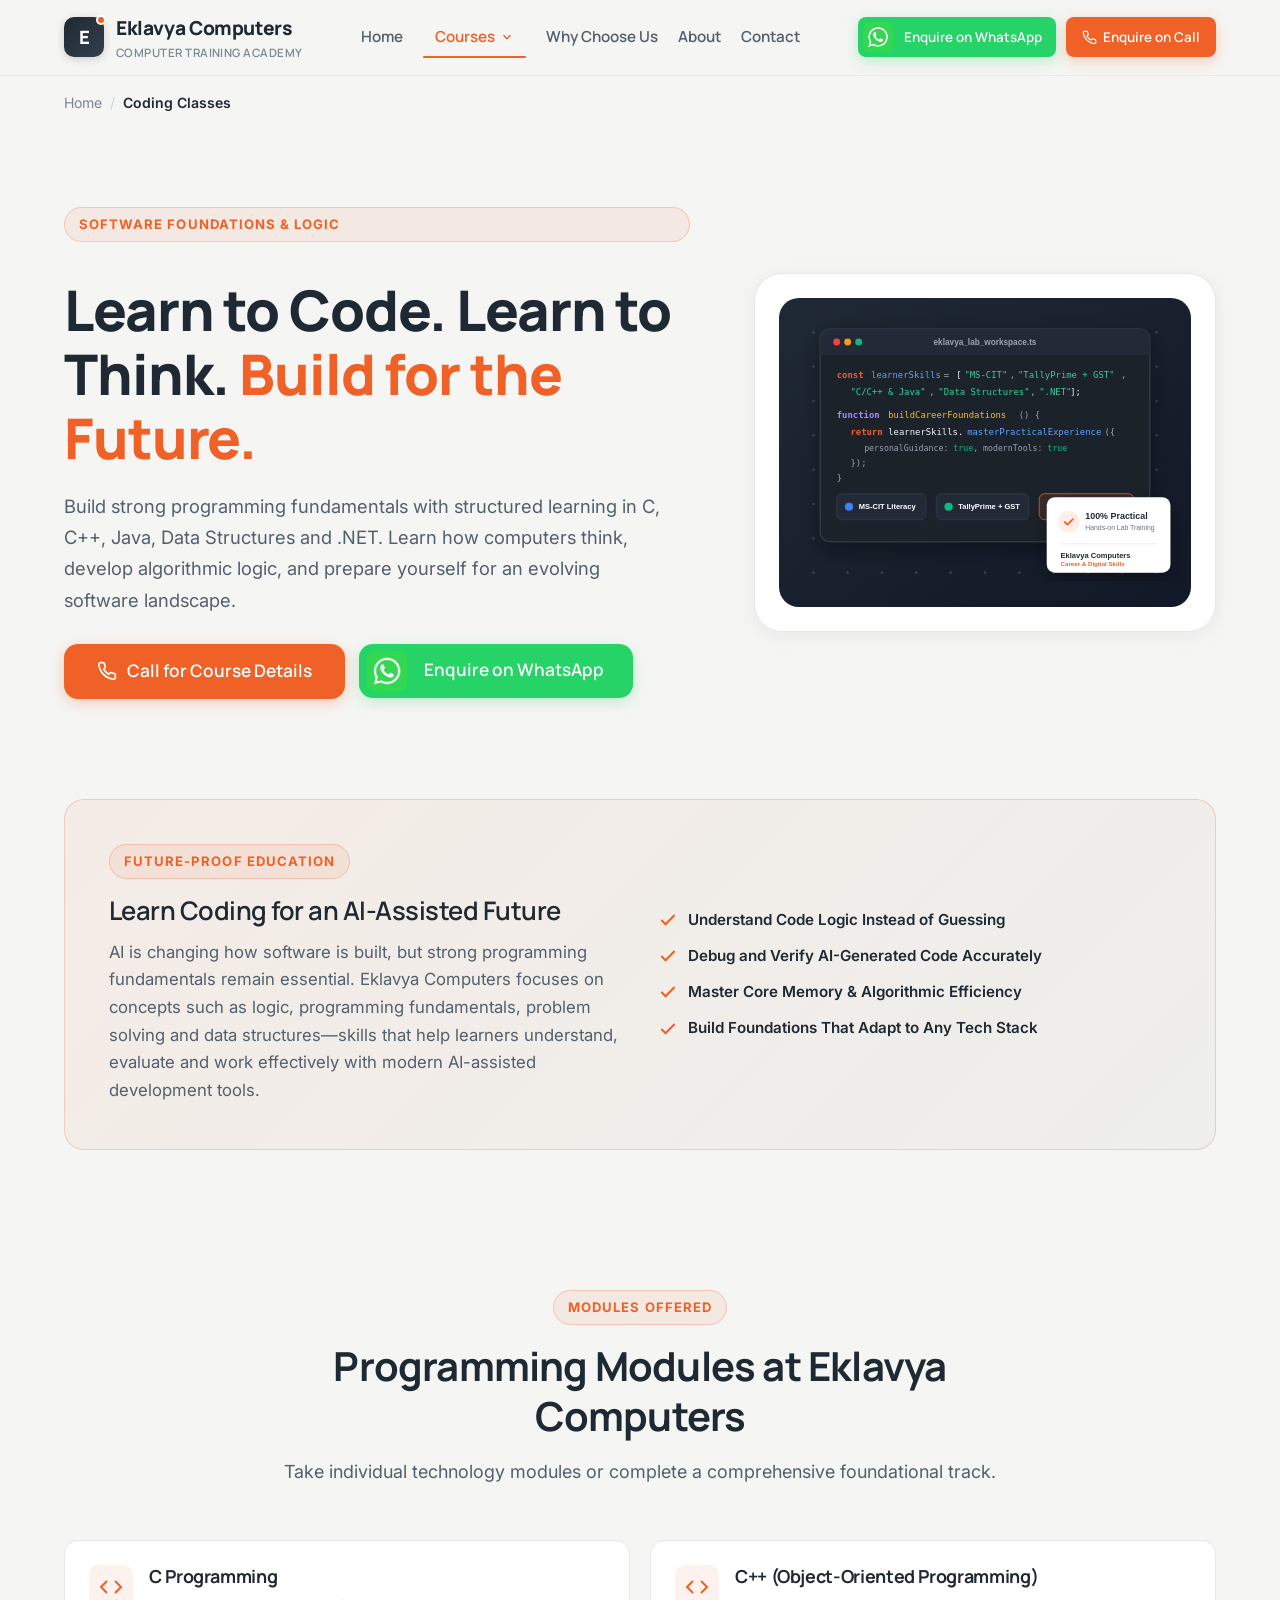
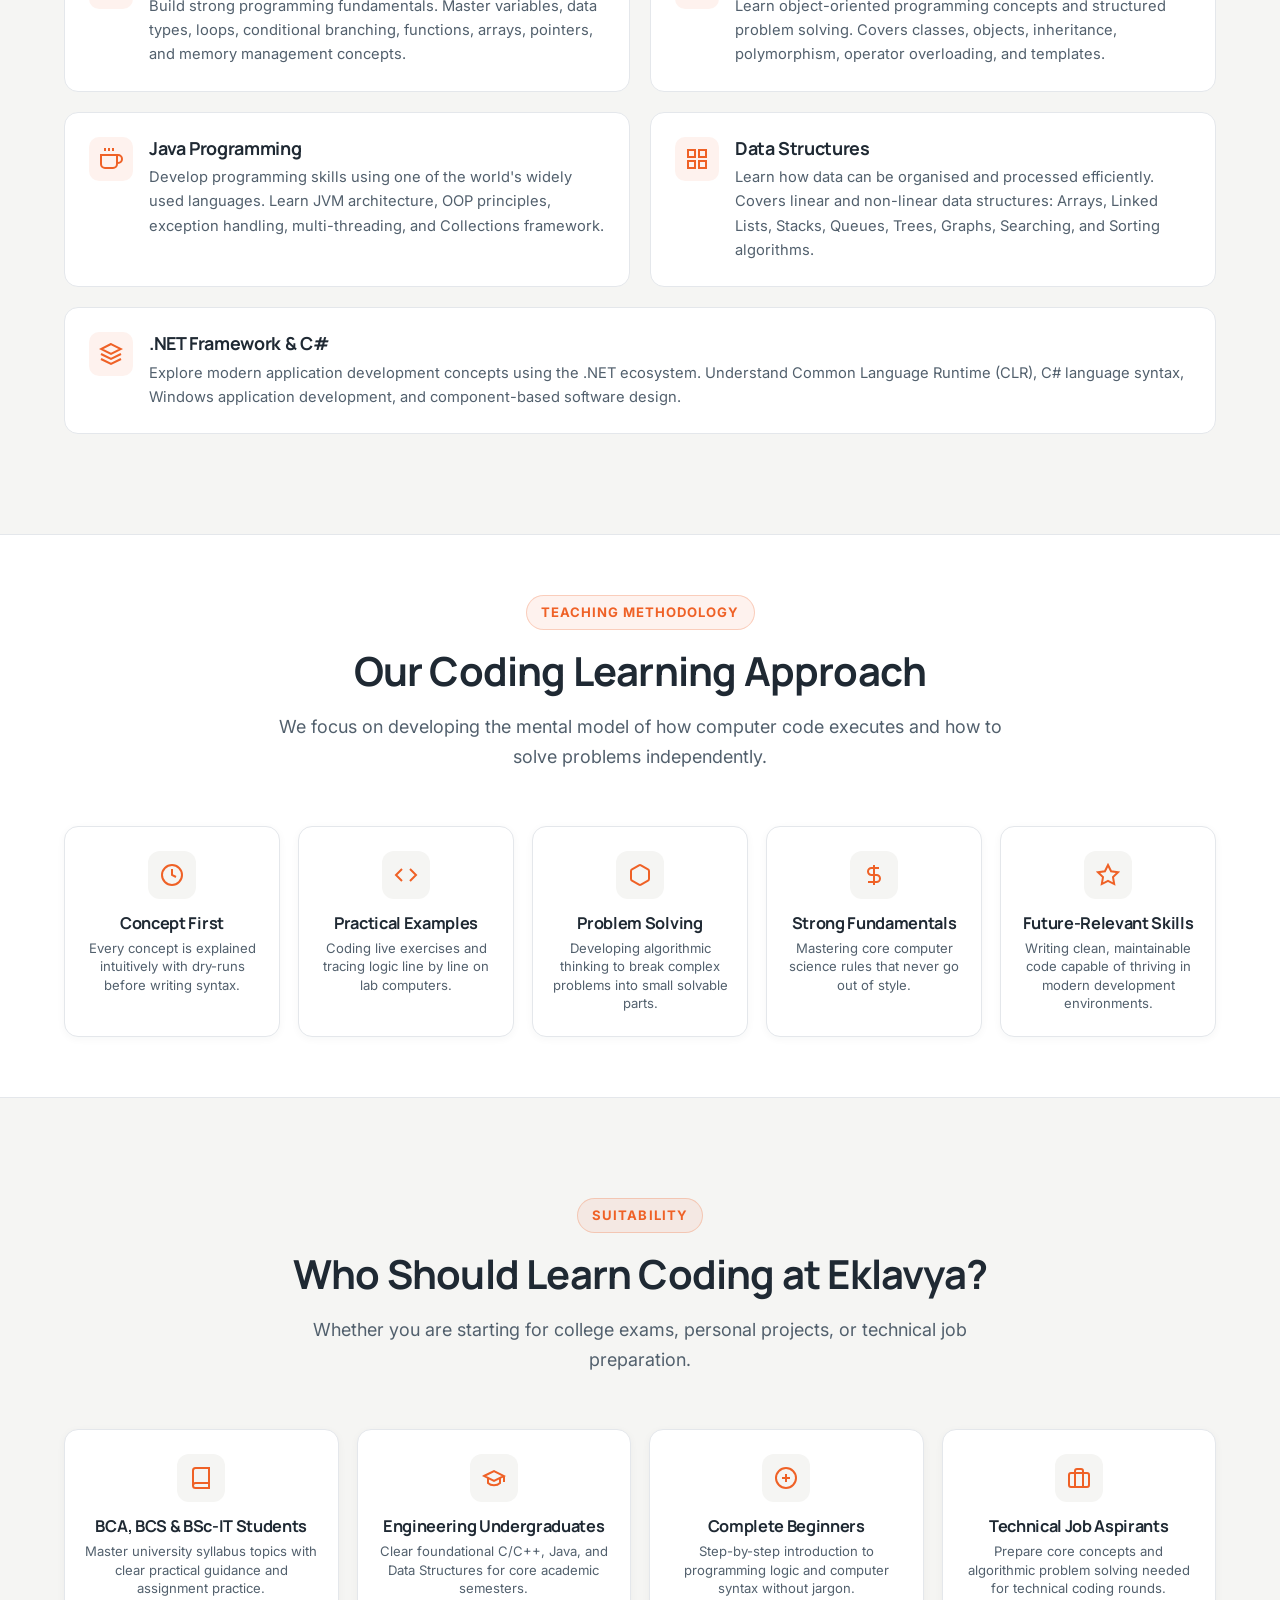
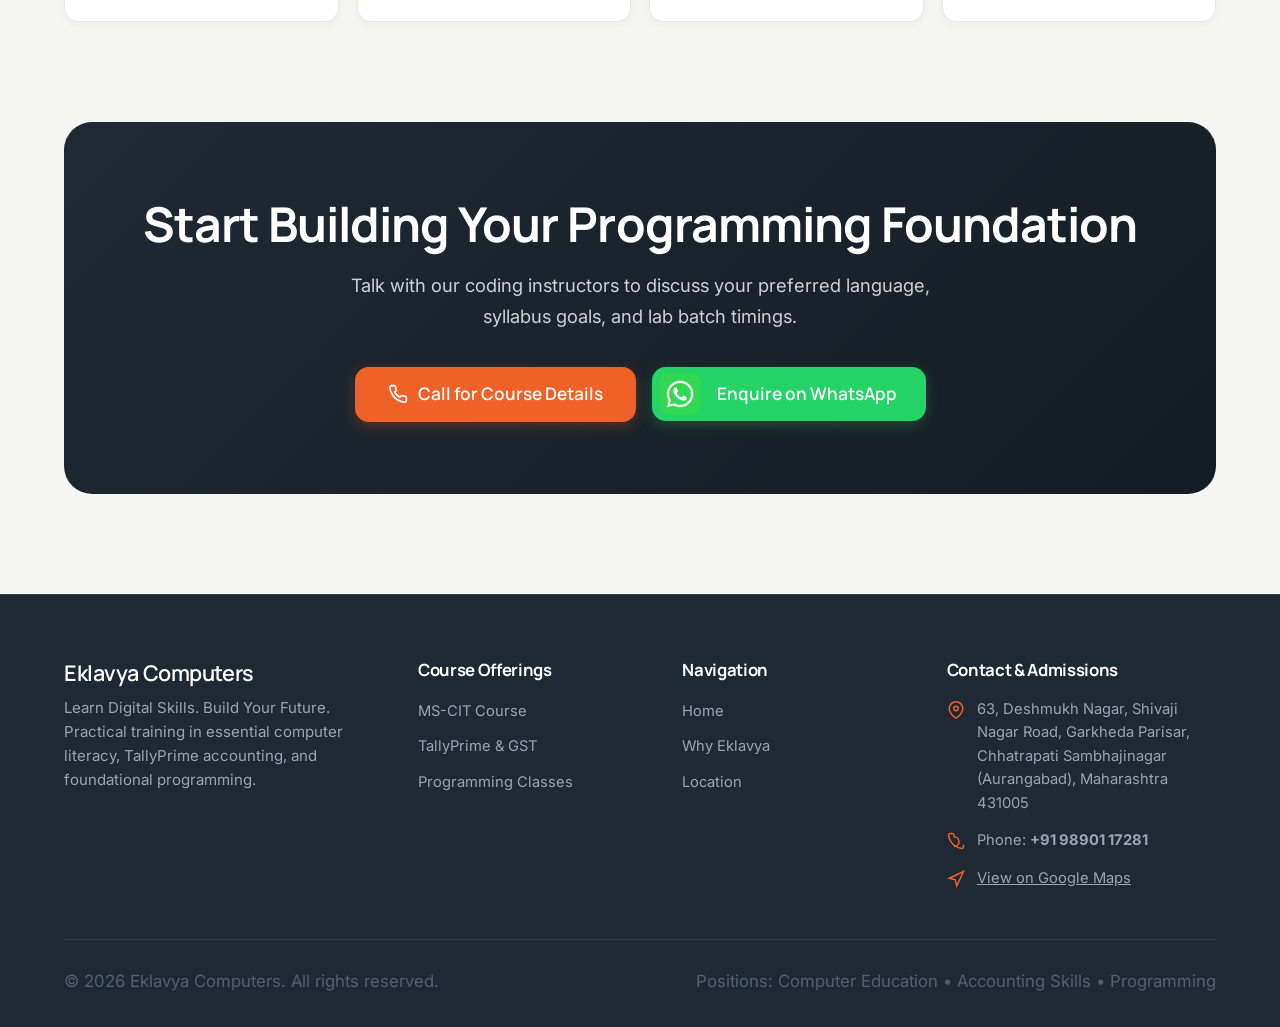
<file: coding.html>
<!DOCTYPE html>
<html lang="en">
<head>
  <meta charset="UTF-8">
  <meta name="viewport" content="width=device-width, initial-scale=1.0">
  <title>Coding Classes | C, C++, Java, Data Structures &amp; .NET at Eklavya Computers</title>
  <meta name="description" content="Build strong programming foundations in C, C++, Java, Data Structures & .NET at Eklavya Computers. Learn problem solving, logic, and coding for an AI-assisted future.">
  <meta name="keywords" content="coding classes, C programming classes, C++ classes, Java training, data structures course, .NET classes, computer programming institute, Eklavya Computers coding">
  <link rel="canonical" href="https://eklavyacomputers.com/coding.html">

  <!-- Open Graph -->
  <meta property="og:type" content="article">
  <meta property="og:title" content="Coding Classes | C, C++, Java, Data Structures &amp; .NET">
  <meta property="og:description" content="Build core programming and algorithmic problem-solving skills with hands-on lab exercises and personalized guidance.">
  <meta property="og:url" content="https://eklavyacomputers.com/coding.html">

  <!-- Google Fonts -->
  <link rel="preconnect" href="https://fonts.googleapis.com">
  <link rel="preconnect" href="https://fonts.gstatic.com" crossorigin>
  <link href="https://fonts.googleapis.com/css2?family=Inter:wght@400;500;600;700&family=Manrope:wght@600;700;800&display=swap" rel="stylesheet">

  <!-- Core Stylesheet -->
  <link rel="stylesheet" href="css/styles.css">

  <!-- Structured Data: Course Schema & BreadcrumbList -->
  <script type="application/ld+json">
  {
    "@context": "https://schema.org",
    "@type": "Course",
    "name": "Programming Foundations & Computer Science Modules",
    "description": "Structured programming curriculum covering C, C++ Object-Oriented Programming, Java, Data Structures & Algorithms, and the .NET ecosystem.",
    "provider": {
      "@type": "EducationalOrganization",
      "name": "Eklavya Computers",
      "sameAs": "https://eklavyacomputers.com"
    },
    "coursePrerequisites": "Basic computer literacy. Suitable for engineering, BCA, BSC-IT students and beginners.",
    "educationalCredentialAwarded": "Certificate of Programming Foundations",
    "hasCourseInstance": {
      "@type": "CourseInstance",
      "courseMode": "In-Person Classroom & Lab",
      "location": {
        "@type": "Place",
        "name": "Eklavya Computers",
        "hasMap": "https://maps.app.goo.gl/Bx7hT397SziSuRh26",
        "telephone": "+919890117281",
        "address": {
          "@type": "PostalAddress",
          "streetAddress": "63, Deshmukh Nagar, Shivaji Nagar Road, Garkheda Parisar",
          "addressLocality": "Chhatrapati Sambhajinagar (Aurangabad)",
          "addressRegion": "Maharashtra",
          "postalCode": "431005",
          "addressCountry": "IN"
        }
      }
    }
  }
  </script>
  <script type="application/ld+json">
  {
    "@context": "https://schema.org",
    "@type": "BreadcrumbList",
    "itemListElement": [
      {
        "@type": "ListItem",
        "position": 1,
        "name": "Home",
        "item": "https://eklavyacomputers.com/index.html"
      },
      {
        "@type": "ListItem",
        "position": 2,
        "name": "Coding Classes",
        "item": "https://eklavyacomputers.com/coding.html"
      }
    ]
  }
  </script>
</head>
<body>

  <!-- GLOBAL STICKY HEADER -->
  <header class="site-header" role="banner">
    <div class="container header-container">
      <a href="index.html" class="brand-logo" aria-label="Eklavya Computers Home">
        <div class="brand-icon">E</div>
        <div class="brand-text">
          <span class="brand-title">Eklavya Computers</span>
          <span class="brand-tagline">Computer Training Academy</span>
        </div>
      </a>

      <!-- Desktop Navigation with Courses Sub-Nav -->
      <nav class="nav-desktop" aria-label="Main Navigation">
        <a href="index.html" class="nav-link">Home</a>

        <!-- Courses Sub-Nav Dropdown -->
        <div class="nav-item-dropdown">
          <a href="index.html#courses" class="nav-link dropdown-toggle active" aria-haspopup="true" aria-expanded="false">
            <span>Courses</span>
            <svg width="14" height="14" viewBox="0 0 24 24" fill="none" stroke="currentColor" stroke-width="2.5"><polyline points="6 9 12 15 18 9"></polyline></svg>
          </a>
          <div class="dropdown-menu" role="menu">
            <a href="mscit.html" class="dropdown-item" role="menuitem">
              <span class="dropdown-item-title">MS-CIT</span>
              <span class="dropdown-item-desc">IT Literacy &amp; Productivity</span>
            </a>
            <a href="tally.html" class="dropdown-item" role="menuitem">
              <span class="dropdown-item-title">Tally / Accounting</span>
              <span class="dropdown-item-desc">Business Accounting &amp; GST</span>
            </a>
            <div class="dropdown-divider"></div>
            <div class="dropdown-header">Programming Languages</div>
            <a href="coding.html#c-prog" class="dropdown-item active" role="menuitem">
              <span class="dropdown-item-title">C Programming</span>
            </a>
            <a href="coding.html#cpp-prog" class="dropdown-item" role="menuitem">
              <span class="dropdown-item-title">C++ Programming</span>
            </a>
            <a href="coding.html#java-prog" class="dropdown-item" role="menuitem">
              <span class="dropdown-item-title">Java Programming</span>
            </a>
            <a href="coding.html#adv-java" class="dropdown-item" role="menuitem">
              <span class="dropdown-item-title">Advanced Java</span>
            </a>
          </div>
        </div>

        <a href="why-choose.html" class="nav-link">Why Choose Us</a>
        <a href="index.html#about" class="nav-link">About</a>
        <a href="index.html#contact" class="nav-link">Contact</a>
      </nav>

      <!-- Header CTAs: Enquire on WhatsApp & Enquire on Call -->
      <div class="nav-right-actions">
        <a href="#" data-action="whatsapp" data-msg-key="c_prog" class="btn btn-whatsapp btn-sm header-cta-desktop header-cta-whatsapp" aria-label="Enquire on WhatsApp about Programming">
          <img src="assets/images/whatsapp-logo.png" alt="WhatsApp" class="whatsapp-icon" width="40" height="40">
          <span>Enquire on WhatsApp</span>
        </a>
        <a href="#" data-action="call" class="btn btn-primary btn-sm header-cta-desktop header-cta-call" aria-label="Enquire on Call with Eklavya Computers">
          <svg width="15" height="15" viewBox="0 0 24 24" fill="none" stroke="currentColor" stroke-width="2"><path d="M22 16.92v3a2 2 0 0 1-2.18 2 19.79 19.79 0 0 1-8.63-3.07 19.5 19.5 0 0 1-6-6 19.79 19.79 0 0 1-3.07-8.67A2 2 0 0 1 4.11 2h3a2 2 0 0 1 2 1.72 12.84 12.84 0 0 0 .7 2.81 2 2 0 0 1-.45 2.11L8.09 9.91a16 16 0 0 0 6 6l1.27-1.27a2 2 0 0 1 2.11-.45 12.84 12.84 0 0 0 2.81.7A2 2 0 0 1 22 16.92z"></path></svg>
          <span>Enquire on Call</span>
        </a>
        <button class="mobile-menu-toggle" id="mobileMenuToggle" aria-label="Open Navigation Menu" aria-expanded="false">
          <svg width="26" height="26" viewBox="0 0 24 24" fill="none" stroke="currentColor" stroke-width="2" stroke-linecap="round" stroke-linejoin="round">
            <line x1="3" y1="12" x2="21" y2="12"></line>
            <line x1="3" y1="6" x2="21" y2="6"></line>
            <line x1="3" y1="18" x2="21" y2="18"></line>
          </svg>
        </button>
      </div>
    </div>
  </header>

  <!-- Mobile Nav Drawer -->
  <div class="mobile-nav-drawer" id="mobileNavDrawer" role="dialog" aria-label="Mobile Navigation">
    <a href="index.html" class="mobile-nav-link">
      <span>Home</span>
      <svg width="18" height="18" viewBox="0 0 24 24" fill="none" stroke="currentColor" stroke-width="2"><polyline points="9 18 15 12 9 6"></polyline></svg>
    </a>

    <!-- Mobile Sub-Nav for Courses -->
    <div class="mobile-nav-group active">
      <button class="mobile-nav-group-toggle" aria-expanded="true">
        <span>Courses</span>
        <svg width="18" height="18" viewBox="0 0 24 24" fill="none" stroke="currentColor" stroke-width="2"><polyline points="6 9 12 15 18 9"></polyline></svg>
      </button>
      <div class="mobile-subnav show">
        <a href="index.html#courses" class="mobile-subnav-link">All Courses Overview</a>
        <a href="mscit.html" class="mobile-subnav-link">MS-CIT Course</a>
        <a href="tally.html" class="mobile-subnav-link">Tally / Accounting</a>
        <a href="coding.html" class="mobile-subnav-link active">Programming Courses</a>
      </div>
    </div>

    <a href="why-choose.html" class="mobile-nav-link">
      <span>Why Choose Us</span>
      <svg width="18" height="18" viewBox="0 0 24 24" fill="none" stroke="currentColor" stroke-width="2"><polyline points="9 18 15 12 9 6"></polyline></svg>
    </a>
    <a href="index.html#about" class="mobile-nav-link">
      <span>About Academy</span>
      <svg width="18" height="18" viewBox="0 0 24 24" fill="none" stroke="currentColor" stroke-width="2"><polyline points="9 18 15 12 9 6"></polyline></svg>
    </a>
    <a href="index.html#faq" class="mobile-nav-link">
      <span>FAQs</span>
      <svg width="18" height="18" viewBox="0 0 24 24" fill="none" stroke="currentColor" stroke-width="2"><polyline points="9 18 15 12 9 6"></polyline></svg>
    </a>
    <a href="index.html#contact" class="mobile-nav-link">
      <span>Contact &amp; Location</span>
      <svg width="18" height="18" viewBox="0 0 24 24" fill="none" stroke="currentColor" stroke-width="2"><polyline points="9 18 15 12 9 6"></polyline></svg>
    </a>

    <div class="mobile-nav-actions">
      <a href="#" data-action="whatsapp" data-msg-key="c_prog" class="btn btn-whatsapp">
        <img src="assets/images/whatsapp-logo.png" alt="WhatsApp" class="whatsapp-icon" width="18" height="18">
        <span>Enquire on WhatsApp</span>
      </a>
      <a href="#" data-action="call" class="btn btn-primary">
        <svg width="18" height="18" viewBox="0 0 24 24" fill="none" stroke="currentColor" stroke-width="2"><path d="M22 16.92v3a2 2 0 0 1-2.18 2 19.79 19.79 0 0 1-8.63-3.07 19.5 19.5 0 0 1-6-6 19.79 19.79 0 0 1-3.07-8.67A2 2 0 0 1 4.11 2h3a2 2 0 0 1 2 1.72 12.84 12.84 0 0 0 .7 2.81 2 2 0 0 1-.45 2.11L8.09 9.91a16 16 0 0 0 6 6l1.27-1.27a2 2 0 0 1 2.11-.45 12.84 12.84 0 0 0 2.81.7A2 2 0 0 1 22 16.92z"></path></svg>
        <span>Call for Course Details</span>
      </a>
    </div>
  </div>

  <main id="main-content">
    <!-- Breadcrumbs -->
    <div class="container">
      <nav class="breadcrumbs" aria-label="Breadcrumb">
        <a href="index.html">Home</a>
        <span class="separator">/</span>
        <span class="current">Coding Classes</span>
      </nav>
    </div>

    <!-- Hero Section -->
    <section class="section-tight">
      <div class="container hero-grid">
        <div class="hero-content">
          <div class="section-tag">Software Foundations &amp; Logic</div>
          <h1 class="hero-title">
            Learn to Code. Learn to Think. <span class="text-accent">Build for the Future.</span>
          </h1>
          <p class="hero-description">
            Build strong programming fundamentals with structured learning in C, C++, Java, Data Structures and .NET. Learn how computers think, develop algorithmic logic, and prepare yourself for an evolving software landscape.
          </p>

          <div class="hero-ctas">
            <a href="#" data-action="call" class="btn btn-primary btn-lg" aria-label="Call for Coding Admissions">
              <svg width="20" height="20" viewBox="0 0 24 24" fill="none" stroke="currentColor" stroke-width="2"><path d="M22 16.92v3a2 2 0 0 1-2.18 2 19.79 19.79 0 0 1-8.63-3.07 19.5 19.5 0 0 1-6-6 19.79 19.79 0 0 1-3.07-8.67A2 2 0 0 1 4.11 2h3a2 2 0 0 1 2 1.72 12.84 12.84 0 0 0 .7 2.81 2 2 0 0 1-.45 2.11L8.09 9.91a16 16 0 0 0 6 6l1.27-1.27a2 2 0 0 1 2.11-.45 12.84 12.84 0 0 0 2.81.7A2 2 0 0 1 22 16.92z"></path></svg>
              <span>Call for Course Details</span>
            </a>
            <a href="#" data-action="whatsapp" data-msg="Hello, I would like to know more about the Programming & Coding courses at Eklavya Computers." class="btn btn-whatsapp btn-lg" aria-label="WhatsApp Coding Enquiry">
              <img src="assets/images/whatsapp-logo.png" alt="WhatsApp" class="whatsapp-icon" width="54" height="54">
              <span>Enquire on WhatsApp</span>
            </a>
          </div>
        </div>

        <div class="hero-visual">
          <div class="hero-card-composition">
            <div class="hero-main-illustration">
              <img src="assets/images/hero-tech-education.svg" alt="Programming and coding workstations at Eklavya Computers" width="600" height="450">
            </div>
          </div>
        </div>
      </div>
    </section>

    <!-- AI-COMPATIBLE LEARNING SECTION (KEY DIFFERENTIATOR - CREDIBLE) -->
    <div class="container">
      <section class="ai-credible-banner">
        <div class="ai-banner-grid">
          <div class="ai-banner-content">
            <div class="section-tag" style="background-color: var(--color-accent-light); color: var(--color-accent);">Future-Proof Education</div>
            <h3>Learn Coding for an AI-Assisted Future</h3>
            <p>
              AI is changing how software is built, but strong programming fundamentals remain essential. Eklavya Computers focuses on concepts such as logic, programming fundamentals, problem solving and data structures—skills that help learners understand, evaluate and work effectively with modern AI-assisted development tools.
            </p>
          </div>

          <div class="ai-pill-list">
            <div class="ai-pill-item">
              <svg width="20" height="20" viewBox="0 0 24 24" fill="none" stroke="currentColor" stroke-width="2.5"><polyline points="20 6 9 17 4 12"></polyline></svg>
              <span>Understand Code Logic Instead of Guessing</span>
            </div>
            <div class="ai-pill-item">
              <svg width="20" height="20" viewBox="0 0 24 24" fill="none" stroke="currentColor" stroke-width="2.5"><polyline points="20 6 9 17 4 12"></polyline></svg>
              <span>Debug and Verify AI-Generated Code Accurately</span>
            </div>
            <div class="ai-pill-item">
              <svg width="20" height="20" viewBox="0 0 24 24" fill="none" stroke="currentColor" stroke-width="2.5"><polyline points="20 6 9 17 4 12"></polyline></svg>
              <span>Master Core Memory &amp; Algorithmic Efficiency</span>
            </div>
            <div class="ai-pill-item">
              <svg width="20" height="20" viewBox="0 0 24 24" fill="none" stroke="currentColor" stroke-width="2.5"><polyline points="20 6 9 17 4 12"></polyline></svg>
              <span>Build Foundations That Adapt to Any Tech Stack</span>
            </div>
          </div>
        </div>
      </section>
    </div>

    <!-- PROGRAMMING COURSES BREAKDOWN -->
    <section class="section" id="courses-list">
      <div class="container">
        <div class="section-header">
          <div class="section-tag">Modules Offered</div>
          <h2 class="section-title">Programming Modules at Eklavya Computers</h2>
          <p class="section-subtitle">
            Take individual technology modules or complete a comprehensive foundational track.
          </p>
        </div>

        <div class="curriculum-module-grid">
          <!-- C Programming -->
          <div class="module-card">
            <div class="module-icon-box">
              <svg width="24" height="24" viewBox="0 0 24 24" fill="none" stroke="currentColor" stroke-width="2"><polyline points="16 18 22 12 16 6"></polyline><polyline points="8 6 2 12 8 18"></polyline></svg>
            </div>
            <div class="module-content">
              <h3>C Programming</h3>
              <p>Build strong programming fundamentals. Master variables, data types, loops, conditional branching, functions, arrays, pointers, and memory management concepts.</p>
            </div>
          </div>

          <!-- C++ -->
          <div class="module-card">
            <div class="module-icon-box">
              <svg width="24" height="24" viewBox="0 0 24 24" fill="none" stroke="currentColor" stroke-width="2"><polyline points="16 18 22 12 16 6"></polyline><polyline points="8 6 2 12 8 18"></polyline></svg>
            </div>
            <div class="module-content">
              <h3>C++ (Object-Oriented Programming)</h3>
              <p>Learn object-oriented programming concepts and structured problem solving. Covers classes, objects, inheritance, polymorphism, operator overloading, and templates.</p>
            </div>
          </div>

          <!-- Java -->
          <div class="module-card">
            <div class="module-icon-box">
              <svg width="24" height="24" viewBox="0 0 24 24" fill="none" stroke="currentColor" stroke-width="2"><path d="M18 8h1a4 4 0 0 1 0 8h-1"></path><path d="M2 8h16v9a4 4 0 0 1-4 4H6a4 4 0 0 1-4-4V8z"></path><line x1="6" y1="1" x2="6" y2="4"></line><line x1="10" y1="1" x2="10" y2="4"></line><line x1="14" y1="1" x2="14" y2="4"></line></svg>
            </div>
            <div class="module-content">
              <h3>Java Programming</h3>
              <p>Develop programming skills using one of the world's widely used languages. Learn JVM architecture, OOP principles, exception handling, multi-threading, and Collections framework.</p>
            </div>
          </div>

          <!-- Data Structures -->
          <div class="module-card">
            <div class="module-icon-box">
              <svg width="24" height="24" viewBox="0 0 24 24" fill="none" stroke="currentColor" stroke-width="2"><rect x="3" y="3" width="7" height="7"></rect><rect x="14" y="3" width="7" height="7"></rect><rect x="14" y="14" width="7" height="7"></rect><rect x="3" y="14" width="7" height="7"></rect></svg>
            </div>
            <div class="module-content">
              <h3>Data Structures</h3>
              <p>Learn how data can be organised and processed efficiently. Covers linear and non-linear data structures: Arrays, Linked Lists, Stacks, Queues, Trees, Graphs, Searching, and Sorting algorithms.</p>
            </div>
          </div>

          <!-- .NET -->
          <div class="module-card" style="grid-column: span 2;">
            <div class="module-icon-box">
              <svg width="24" height="24" viewBox="0 0 24 24" fill="none" stroke="currentColor" stroke-width="2"><polygon points="12 2 2 7 12 12 22 7 12 2"></polygon><polyline points="2 17 12 22 22 17"></polyline><polyline points="2 12 12 17 22 12"></polyline></svg>
            </div>
            <div class="module-content">
              <h3>.NET Framework &amp; C#</h3>
              <p>Explore modern application development concepts using the .NET ecosystem. Understand Common Language Runtime (CLR), C# language syntax, Windows application development, and component-based software design.</p>
            </div>
          </div>
        </div>
      </div>
    </section>

    <!-- CODING LEARNING APPROACH -->
    <section class="section-tight" style="background-color: var(--bg-surface); border-top: 1px solid var(--border-light); border-bottom: 1px solid var(--border-light);">
      <div class="container">
        <div class="section-header">
          <div class="section-tag">Teaching Methodology</div>
          <h2 class="section-title">Our Coding Learning Approach</h2>
          <p class="section-subtitle">
            We focus on developing the mental model of how computer code executes and how to solve problems independently.
          </p>
        </div>

        <div class="audience-grid">
          <div class="audience-card">
            <div class="audience-icon">
              <svg width="24" height="24" viewBox="0 0 24 24" fill="none" stroke="currentColor" stroke-width="2"><circle cx="12" cy="12" r="10"></circle><path d="M12 6v6l4 2"></path></svg>
            </div>
            <h4>Concept First</h4>
            <p>Every concept is explained intuitively with dry-runs before writing syntax.</p>
          </div>

          <div class="audience-card">
            <div class="audience-icon">
              <svg width="24" height="24" viewBox="0 0 24 24" fill="none" stroke="currentColor" stroke-width="2"><polyline points="16 18 22 12 16 6"></polyline><polyline points="8 6 2 12 8 18"></polyline></svg>
            </div>
            <h4>Practical Examples</h4>
            <p>Coding live exercises and tracing logic line by line on lab computers.</p>
          </div>

          <div class="audience-card">
            <div class="audience-icon">
              <svg width="24" height="24" viewBox="0 0 24 24" fill="none" stroke="currentColor" stroke-width="2"><path d="M21 16V8a2 2 0 0 0-1-1.73l-7-4a2 2 0 0 0-2 0l-7 4A2 2 0 0 0 3 8v8a2 2 0 0 0 1 1.73l7 4a2 2 0 0 0 2 0l7-4A2 2 0 0 0 21 16z"></path></svg>
            </div>
            <h4>Problem Solving</h4>
            <p>Developing algorithmic thinking to break complex problems into small solvable parts.</p>
          </div>

          <div class="audience-card">
            <div class="audience-icon">
              <svg width="24" height="24" viewBox="0 0 24 24" fill="none" stroke="currentColor" stroke-width="2"><path d="M12 2v20M17 5H9.5a3.5 3.5 0 0 0 0 7h5a3.5 3.5 0 0 1 0 7H6"></path></svg>
            </div>
            <h4>Strong Fundamentals</h4>
            <p>Mastering core computer science rules that never go out of style.</p>
          </div>

          <div class="audience-card">
            <div class="audience-icon">
              <svg width="24" height="24" viewBox="0 0 24 24" fill="none" stroke="currentColor" stroke-width="2"><polygon points="12 2 15.09 8.26 22 9.27 17 14.14 18.18 21.02 12 17.77 5.82 21.02 7 14.14 2 9.27 8.91 8.26 12 2"></polygon></svg>
            </div>
            <h4>Future-Relevant Skills</h4>
            <p>Writing clean, maintainable code capable of thriving in modern development environments.</p>
          </div>
        </div>
      </div>
    </section>

    <!-- WHO CAN JOIN CODING? -->
    <section class="section">
      <div class="container">
        <div class="section-header">
          <div class="section-tag">Suitability</div>
          <h2 class="section-title">Who Should Learn Coding at Eklavya?</h2>
          <p class="section-subtitle">
            Whether you are starting for college exams, personal projects, or technical job preparation.
          </p>
        </div>

        <div class="audience-grid" style="grid-template-columns: repeat(4, 1fr);">
          <div class="audience-card">
            <div class="audience-icon">
              <svg width="24" height="24" viewBox="0 0 24 24" fill="none" stroke="currentColor" stroke-width="2"><path d="M4 19.5A2.5 2.5 0 0 1 6.5 17H20"></path><path d="M6.5 2H20v20H6.5A2.5 2.5 0 0 1 4 19.5v-15A2.5 2.5 0 0 1 6.5 2z"></path></svg>
            </div>
            <h4>BCA, BCS &amp; BSc-IT Students</h4>
            <p>Master university syllabus topics with clear practical guidance and assignment practice.</p>
          </div>

          <div class="audience-card">
            <div class="audience-icon">
              <svg width="24" height="24" viewBox="0 0 24 24" fill="none" stroke="currentColor" stroke-width="2"><path d="M22 10v6M2 10l10-5 10 5-10 5z"></path><path d="M6 12v5c3 3 9 3 12 0v-5"></path></svg>
            </div>
            <h4>Engineering Undergraduates</h4>
            <p>Clear foundational C/C++, Java, and Data Structures for core academic semesters.</p>
          </div>

          <div class="audience-card">
            <div class="audience-icon">
              <svg width="24" height="24" viewBox="0 0 24 24" fill="none" stroke="currentColor" stroke-width="2"><circle cx="12" cy="12" r="10"></circle><path d="M12 8v8M8 12h8"></path></svg>
            </div>
            <h4>Complete Beginners</h4>
            <p>Step-by-step introduction to programming logic and computer syntax without jargon.</p>
          </div>

          <div class="audience-card">
            <div class="audience-icon">
              <svg width="24" height="24" viewBox="0 0 24 24" fill="none" stroke="currentColor" stroke-width="2"><rect x="2" y="7" width="20" height="14" rx="2" ry="2"></rect><path d="M16 21V5a2 2 0 0 0-2-2h-4a2 2 0 0 0-2 2v16"></path></svg>
            </div>
            <h4>Technical Job Aspirants</h4>
            <p>Prepare core concepts and algorithmic problem solving needed for technical coding rounds.</p>
          </div>
        </div>
      </div>
    </section>

    <!-- FINAL CTA SECTION -->
    <div class="container">
      <section class="final-cta-section">
        <h2>Start Building Your Programming Foundation</h2>
        <p>
          Talk with our coding instructors to discuss your preferred language, syllabus goals, and lab batch timings.
        </p>
        <div class="final-cta-buttons">
          <a href="#" data-action="call" class="btn btn-primary btn-lg" aria-label="Call for Coding Course Admission">
            <svg width="20" height="20" viewBox="0 0 24 24" fill="none" stroke="currentColor" stroke-width="2"><path d="M22 16.92v3a2 2 0 0 1-2.18 2 19.79 19.79 0 0 1-8.63-3.07 19.5 19.5 0 0 1-6-6 19.79 19.79 0 0 1-3.07-8.67A2 2 0 0 1 4.11 2h3a2 2 0 0 1 2 1.72 12.84 12.84 0 0 0 .7 2.81 2 2 0 0 1-.45 2.11L8.09 9.91a16 16 0 0 0 6 6l1.27-1.27a2 2 0 0 1 2.11-.45 12.84 12.84 0 0 0 2.81.7A2 2 0 0 1 22 16.92z"></path></svg>
            <span>Call for Course Details</span>
          </a>
          <a href="#" data-action="whatsapp" data-msg="Hello, I would like to know more about the Programming & Coding courses at Eklavya Computers." class="btn btn-whatsapp btn-lg" aria-label="WhatsApp Coding Enquiry">
            <img src="assets/images/whatsapp-logo.png" alt="WhatsApp" class="whatsapp-icon" width="20" height="20">
            <span>Enquire on WhatsApp</span>
          </a>
        </div>
      </section>
    </div>
  </main>

  <!-- FOOTER -->
  <footer class="site-footer" role="contentinfo">
    <div class="container">
      <div class="footer-grid">
        <div class="footer-brand">
          <h3>Eklavya Computers</h3>
          <p>
            Learn Digital Skills. Build Your Future. Practical training in essential computer literacy, TallyPrime accounting, and foundational programming.
          </p>
        </div>

        <div class="footer-column">
          <h4>Course Offerings</h4>
          <ul class="footer-nav-list">
            <li><a href="mscit.html">MS-CIT Course</a></li>
            <li><a href="tally.html">TallyPrime &amp; GST</a></li>
            <li><a href="coding.html">Programming Classes</a></li>
          </ul>
        </div>

        <div class="footer-column">
          <h4>Navigation</h4>
          <ul class="footer-nav-list">
            <li><a href="index.html">Home</a></li>
            <li><a href="index.html#about">Why Eklavya</a></li>
            <li><a href="index.html#location">Location</a></li>
          </ul>
        </div>

        <div class="footer-column">
          <h4>Contact &amp; Admissions</h4>
          <div class="footer-contact-list">
            <div class="footer-contact-item">
              <svg width="18" height="18" viewBox="0 0 24 24" fill="none" stroke="currentColor" stroke-width="2"><path d="M21 10c0 7-9 13-9 13s-9-6-9-13a9 9 0 0 1 18 0z"></path><circle cx="12" cy="10" r="3"></circle></svg>
              <span data-bind="address-display">63, Deshmukh Nagar, Shivaji Nagar Road, Garkheda Parisar, Chhatrapati Sambhajinagar (Aurangabad), Maharashtra 431005</span>
            </div>
            <div class="footer-contact-item">
              <svg width="18" height="18" viewBox="0 0 24 24" fill="none" stroke="currentColor" stroke-width="2"><path d="M22 16.92v3a2 2 0 0 1-2.18 2 19.79 19.79 0 0 1-8.63-3.07 19.5 19.5 0 0 1-6-6 19.79 19.79 0 0 1-3.07-8.67A2 2 0 0 1 4.11 2h3a2 2 0 0 1 2 1.72 12.84 12.84 0 0 0 .7 2.81 2 2 0 0 1-.45 12.84 12.84 0 0 0 2.81.7A2 2 0 0 1 22 16.92z"></path></svg>
              <span>Phone: <a href="tel:+919890117281" style="color: inherit;"><strong data-bind="phone-display">+91 98901 17281</strong></a></span>
            </div>
            <div class="footer-contact-item">
              <svg width="18" height="18" viewBox="0 0 24 24" fill="none" stroke="currentColor" stroke-width="2"><polygon points="3 11 22 2 13 21 11 13 3 11"></polygon></svg>
              <a href="https://maps.app.goo.gl/Bx7hT397SziSuRh26" data-action="directions" target="_blank" rel="noopener noreferrer" style="text-decoration: underline;">View on Google Maps</a>
            </div>
          </div>
        </div>
      </div>

      <div class="footer-bottom">
        <p>&copy; 2026 Eklavya Computers. All rights reserved.</p>
        <p>Positions: Computer Education • Accounting Skills • Programming</p>
      </div>
    </div>
  </footer>

  <!-- MOBILE STICKY BOTTOM BAR -->
  <div class="mobile-bottom-bar" role="navigation" aria-label="Quick Mobile Actions">
    <div class="mobile-bottom-grid">
      <a href="#" data-action="call" class="btn btn-primary">
        <svg width="18" height="18" viewBox="0 0 24 24" fill="none" stroke="currentColor" stroke-width="2"><path d="M22 16.92v3a2 2 0 0 1-2.18 2 19.79 19.79 0 0 1-8.63-3.07 19.5 19.5 0 0 1-6-6 19.79 19.79 0 0 1-3.07-8.67A2 2 0 0 1 4.11 2h3a2 2 0 0 1 2 1.72 12.84 12.84 0 0 0 .7 2.81 2 2 0 0 1-.45 2.11L8.09 9.91a16 16 0 0 0 6 6l1.27-1.27a2 2 0 0 1 2.11-.45 12.84 12.84 0 0 0 2.81.7A2 2 0 0 1 22 16.92z"></path></svg>
        <span>Call Now</span>
      </a>
      <a href="#" data-action="whatsapp" data-msg="Hello, I would like to know more about the Programming & Coding courses at Eklavya Computers." class="btn btn-whatsapp">
        <img src="assets/images/whatsapp-logo.png" alt="WhatsApp" class="whatsapp-icon" width="18" height="18">
        <span>Enquire on WhatsApp</span>
      </a>
    </div>
  </div>

  <!-- Scripts -->
  <script src="js/config.js"></script>
  <script src="js/main.js"></script>
</body>
</html>
</file>
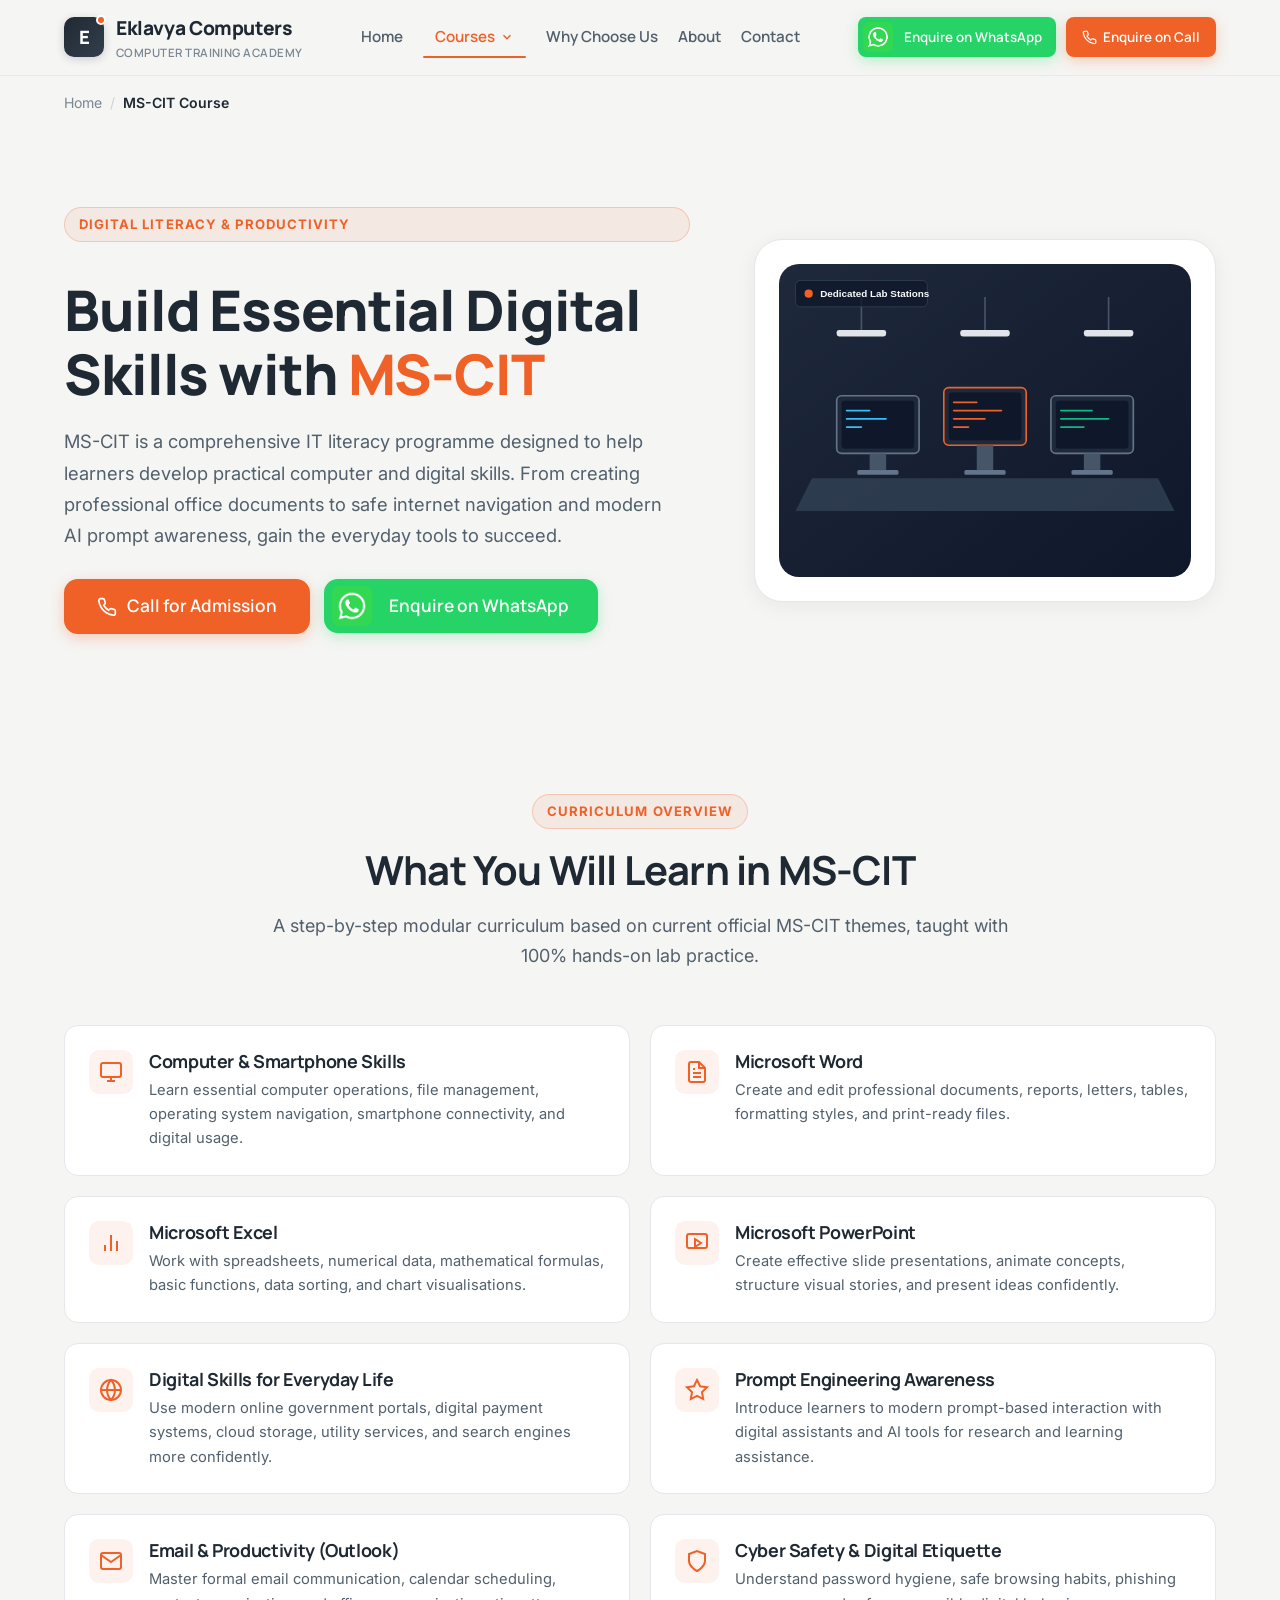
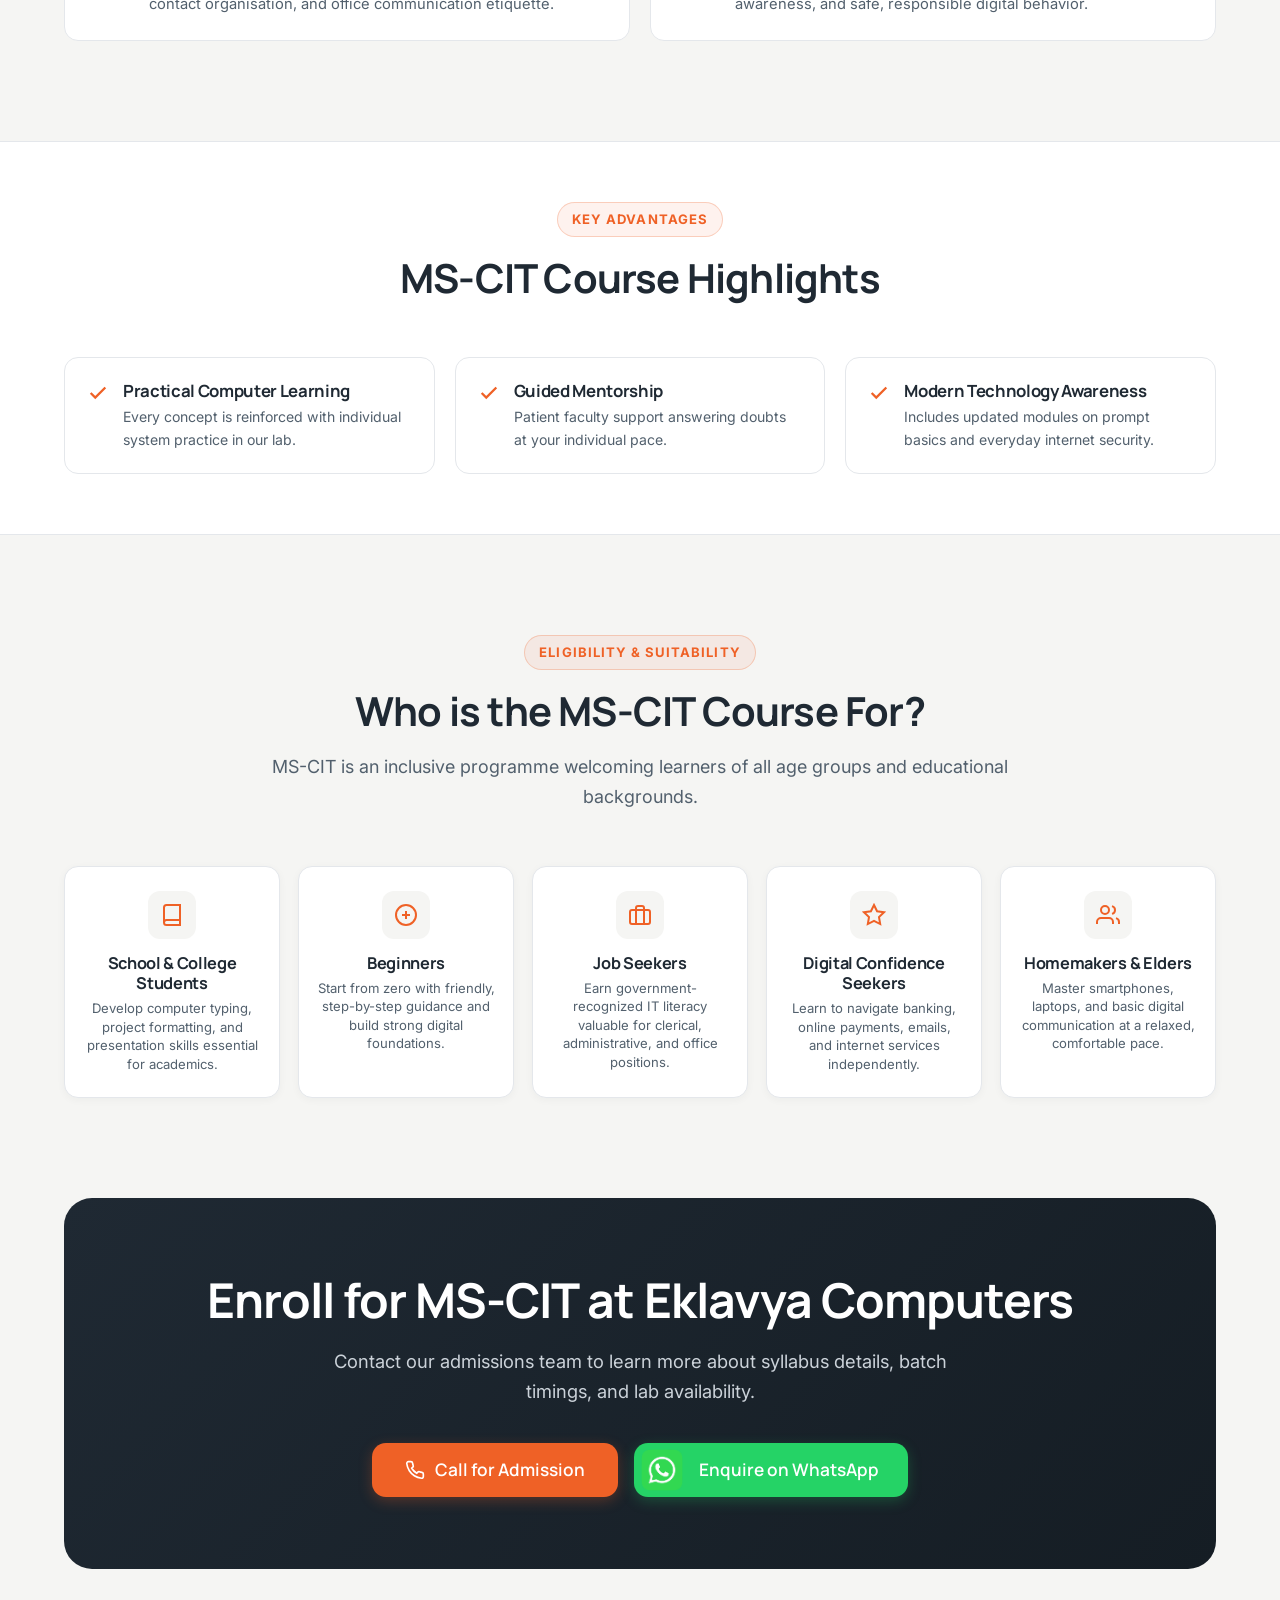
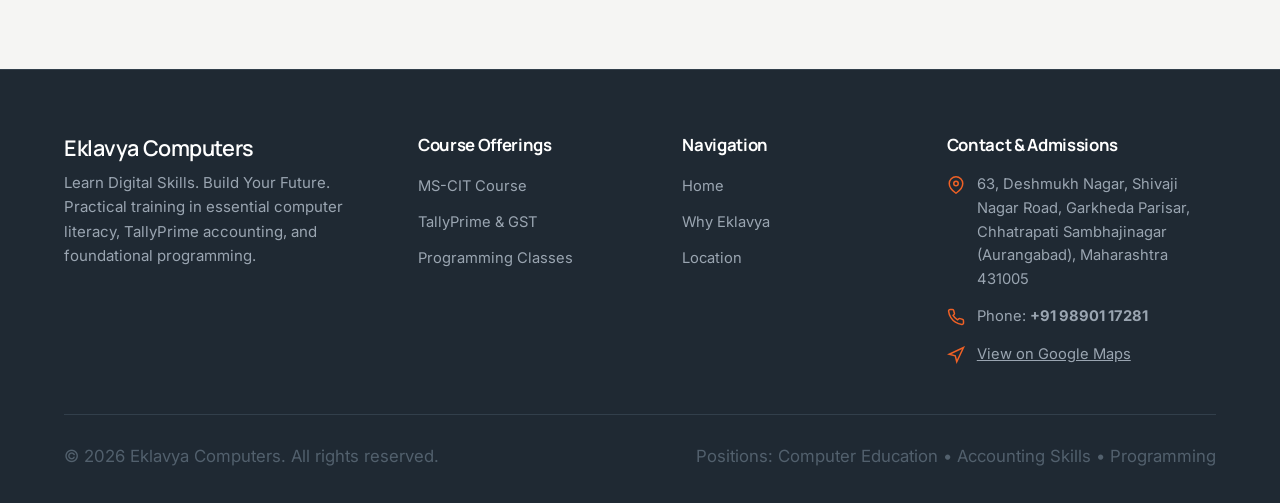
<file: mscit.html>
<!DOCTYPE html>
<html lang="en">
<head>
  <meta charset="UTF-8">
  <meta name="viewport" content="width=device-width, initial-scale=1.0">
  <title>MS-CIT Course | Computer Training at Eklavya Computers</title>
  <meta name="description" content="Master essential digital skills with the official MS-CIT course at Eklavya Computers. Learn MS Word, Excel, PowerPoint, Outlook, Cyber Safety & Prompt Engineering basics.">
  <meta name="keywords" content="MS-CIT course, MS-CIT classes near me, computer literacy course, MS Office training, Excel classes, Word classes, Eklavya Computers MS-CIT">
  <link rel="canonical" href="https://eklavyacomputers.com/mscit.html">

  <!-- Open Graph -->
  <meta property="og:type" content="article">
  <meta property="og:title" content="MS-CIT Course | Computer Training at Eklavya Computers">
  <meta property="og:description" content="Comprehensive IT literacy programme for students, job seekers, and beginners. Practical computer training and personal guidance.">
  <meta property="og:url" content="https://eklavyacomputers.com/mscit.html">

  <!-- Google Fonts -->
  <link rel="preconnect" href="https://fonts.googleapis.com">
  <link rel="preconnect" href="https://fonts.gstatic.com" crossorigin>
  <link href="https://fonts.googleapis.com/css2?family=Inter:wght@400;500;600;700&family=Manrope:wght@600;700;800&display=swap" rel="stylesheet">

  <!-- Core Stylesheet -->
  <link rel="stylesheet" href="css/styles.css">

  <!-- Structured Data: Course Schema & BreadcrumbList -->
  <script type="application/ld+json">
  {
    "@context": "https://schema.org",
    "@type": "Course",
    "name": "MS-CIT - Maharashtra State Certificate in Information Technology",
    "description": "Comprehensive IT literacy programme designed to help learners develop practical computer operations, MS Office suite mastery, digital everyday tools, cyber safety, and prompt engineering awareness.",
    "provider": {
      "@type": "EducationalOrganization",
      "name": "Eklavya Computers",
      "sameAs": "https://eklavyacomputers.com"
    },
    "coursePrerequisites": "None. Suitable for beginners.",
    "educationalCredentialAwarded": "MS-CIT Certification",
    "hasCourseInstance": {
      "@type": "CourseInstance",
      "courseMode": "In-Person Classroom & Lab",
      "location": {
        "@type": "Place",
        "name": "Eklavya Computers",
        "hasMap": "https://maps.app.goo.gl/Bx7hT397SziSuRh26",
        "telephone": "+919890117281",
        "address": {
          "@type": "PostalAddress",
          "streetAddress": "63, Deshmukh Nagar, Shivaji Nagar Road, Garkheda Parisar",
          "addressLocality": "Chhatrapati Sambhajinagar (Aurangabad)",
          "addressRegion": "Maharashtra",
          "postalCode": "431005",
          "addressCountry": "IN"
        }
      }
    }
  }
  </script>
  <script type="application/ld+json">
  {
    "@context": "https://schema.org",
    "@type": "BreadcrumbList",
    "itemListElement": [
      {
        "@type": "ListItem",
        "position": 1,
        "name": "Home",
        "item": "https://eklavyacomputers.com/index.html"
      },
      {
        "@type": "ListItem",
        "position": 2,
        "name": "MS-CIT Course",
        "item": "https://eklavyacomputers.com/mscit.html"
      }
    ]
  }
  </script>
</head>
<body>

  <!-- GLOBAL STICKY HEADER -->
  <header class="site-header" role="banner">
    <div class="container header-container">
      <a href="index.html" class="brand-logo" aria-label="Eklavya Computers Home">
        <div class="brand-icon">E</div>
        <div class="brand-text">
          <span class="brand-title">Eklavya Computers</span>
          <span class="brand-tagline">Computer Training Academy</span>
        </div>
      </a>

      <!-- Desktop Navigation with Courses Sub-Nav -->
      <nav class="nav-desktop" aria-label="Main Navigation">
        <a href="index.html" class="nav-link">Home</a>

        <!-- Courses Sub-Nav Dropdown -->
        <div class="nav-item-dropdown">
          <a href="index.html#courses" class="nav-link dropdown-toggle active" aria-haspopup="true" aria-expanded="false">
            <span>Courses</span>
            <svg width="14" height="14" viewBox="0 0 24 24" fill="none" stroke="currentColor" stroke-width="2.5"><polyline points="6 9 12 15 18 9"></polyline></svg>
          </a>
          <div class="dropdown-menu" role="menu">
            <a href="mscit.html" class="dropdown-item active" role="menuitem">
              <span class="dropdown-item-title">MS-CIT</span>
              <span class="dropdown-item-desc">IT Literacy &amp; Productivity</span>
            </a>
            <a href="tally.html" class="dropdown-item" role="menuitem">
              <span class="dropdown-item-title">Tally / Accounting</span>
              <span class="dropdown-item-desc">Business Accounting &amp; GST</span>
            </a>
            <div class="dropdown-divider"></div>
            <div class="dropdown-header">Programming Languages</div>
            <a href="coding.html#c-prog" class="dropdown-item" role="menuitem">
              <span class="dropdown-item-title">C Programming</span>
            </a>
            <a href="coding.html#cpp-prog" class="dropdown-item" role="menuitem">
              <span class="dropdown-item-title">C++ Programming</span>
            </a>
            <a href="coding.html#java-prog" class="dropdown-item" role="menuitem">
              <span class="dropdown-item-title">Java Programming</span>
            </a>
            <a href="coding.html#adv-java" class="dropdown-item" role="menuitem">
              <span class="dropdown-item-title">Advanced Java</span>
            </a>
          </div>
        </div>

        <a href="why-choose.html" class="nav-link">Why Choose Us</a>
        <a href="index.html#about" class="nav-link">About</a>
        <a href="index.html#contact" class="nav-link">Contact</a>
      </nav>

      <!-- Header CTAs: Enquire on WhatsApp & Enquire on Call -->
      <div class="nav-right-actions">
        <a href="#" data-action="whatsapp" data-msg-key="mscit" class="btn btn-whatsapp btn-sm header-cta-desktop header-cta-whatsapp" aria-label="Enquire on WhatsApp about MS-CIT">
          <img src="assets/images/whatsapp-logo.png" alt="WhatsApp" class="whatsapp-icon" width="40" height="40">
          <span>Enquire on WhatsApp</span>
        </a>
        <a href="#" data-action="call" class="btn btn-primary btn-sm header-cta-desktop header-cta-call" aria-label="Enquire on Call with Eklavya Computers">
          <svg width="15" height="15" viewBox="0 0 24 24" fill="none" stroke="currentColor" stroke-width="2"><path d="M22 16.92v3a2 2 0 0 1-2.18 2 19.79 19.79 0 0 1-8.63-3.07 19.5 19.5 0 0 1-6-6 19.79 19.79 0 0 1-3.07-8.67A2 2 0 0 1 4.11 2h3a2 2 0 0 1 2 1.72 12.84 12.84 0 0 0 .7 2.81 2 2 0 0 1-.45 2.11L8.09 9.91a16 16 0 0 0 6 6l1.27-1.27a2 2 0 0 1 2.11-.45 12.84 12.84 0 0 0 2.81.7A2 2 0 0 1 22 16.92z"></path></svg>
          <span>Enquire on Call</span>
        </a>
        <button class="mobile-menu-toggle" id="mobileMenuToggle" aria-label="Open Navigation Menu" aria-expanded="false">
          <svg width="26" height="26" viewBox="0 0 24 24" fill="none" stroke="currentColor" stroke-width="2" stroke-linecap="round" stroke-linejoin="round">
            <line x1="3" y1="12" x2="21" y2="12"></line>
            <line x1="3" y1="6" x2="21" y2="6"></line>
            <line x1="3" y1="18" x2="21" y2="18"></line>
          </svg>
        </button>
      </div>
    </div>
  </header>

  <!-- Mobile Nav Drawer -->
  <div class="mobile-nav-drawer" id="mobileNavDrawer" role="dialog" aria-label="Mobile Navigation">
    <a href="index.html" class="mobile-nav-link">
      <span>Home</span>
      <svg width="18" height="18" viewBox="0 0 24 24" fill="none" stroke="currentColor" stroke-width="2"><polyline points="9 18 15 12 9 6"></polyline></svg>
    </a>

    <!-- Mobile Sub-Nav for Courses -->
    <div class="mobile-nav-group active">
      <button class="mobile-nav-group-toggle" aria-expanded="true">
        <span>Courses</span>
        <svg width="18" height="18" viewBox="0 0 24 24" fill="none" stroke="currentColor" stroke-width="2"><polyline points="6 9 12 15 18 9"></polyline></svg>
      </button>
      <div class="mobile-subnav show">
        <a href="index.html#courses" class="mobile-subnav-link">All Courses Overview</a>
        <a href="mscit.html" class="mobile-subnav-link active">MS-CIT Course</a>
        <a href="tally.html" class="mobile-subnav-link">Tally / Accounting</a>
        <a href="coding.html" class="mobile-subnav-link">Programming Courses</a>
      </div>
    </div>

    <a href="why-choose.html" class="mobile-nav-link">
      <span>Why Choose Us</span>
      <svg width="18" height="18" viewBox="0 0 24 24" fill="none" stroke="currentColor" stroke-width="2"><polyline points="9 18 15 12 9 6"></polyline></svg>
    </a>
    <a href="index.html#about" class="mobile-nav-link">
      <span>About Academy</span>
      <svg width="18" height="18" viewBox="0 0 24 24" fill="none" stroke="currentColor" stroke-width="2"><polyline points="9 18 15 12 9 6"></polyline></svg>
    </a>
    <a href="index.html#faq" class="mobile-nav-link">
      <span>FAQs</span>
      <svg width="18" height="18" viewBox="0 0 24 24" fill="none" stroke="currentColor" stroke-width="2"><polyline points="9 18 15 12 9 6"></polyline></svg>
    </a>
    <a href="index.html#contact" class="mobile-nav-link">
      <span>Contact &amp; Location</span>
      <svg width="18" height="18" viewBox="0 0 24 24" fill="none" stroke="currentColor" stroke-width="2"><polyline points="9 18 15 12 9 6"></polyline></svg>
    </a>

    <div class="mobile-nav-actions">
      <a href="#" data-action="whatsapp" data-msg-key="mscit" class="btn btn-whatsapp">
        <img src="assets/images/whatsapp-logo.png" alt="WhatsApp" class="whatsapp-icon" width="18" height="18">
        <span>Enquire on WhatsApp</span>
      </a>
      <a href="#" data-action="call" class="btn btn-primary">
        <svg width="18" height="18" viewBox="0 0 24 24" fill="none" stroke="currentColor" stroke-width="2"><path d="M22 16.92v3a2 2 0 0 1-2.18 2 19.79 19.79 0 0 1-8.63-3.07 19.5 19.5 0 0 1-6-6 19.79 19.79 0 0 1-3.07-8.67A2 2 0 0 1 4.11 2h3a2 2 0 0 1 2 1.72 12.84 12.84 0 0 0 .7 2.81 2 2 0 0 1-.45 2.11L8.09 9.91a16 16 0 0 0 6 6l1.27-1.27a2 2 0 0 1 2.11-.45 12.84 12.84 0 0 0 2.81.7A2 2 0 0 1 22 16.92z"></path></svg>
        <span>Call for Admission</span>
      </a>
    </div>
  </div>

  <main id="main-content">
    <!-- Breadcrumbs -->
    <div class="container">
      <nav class="breadcrumbs" aria-label="Breadcrumb">
        <a href="index.html">Home</a>
        <span class="separator">/</span>
        <span class="current">MS-CIT Course</span>
      </nav>
    </div>

    <!-- Course Hero Section -->
    <section class="section-tight">
      <div class="container hero-grid">
        <div class="hero-content">
          <div class="section-tag">Digital Literacy &amp; Productivity</div>
          <h1 class="hero-title">
            Build Essential Digital Skills with <span class="text-accent">MS-CIT</span>
          </h1>
          <p class="hero-description">
            MS-CIT is a comprehensive IT literacy programme designed to help learners develop practical computer and digital skills. From creating professional office documents to safe internet navigation and modern AI prompt awareness, gain the everyday tools to succeed.
          </p>

          <div class="hero-ctas">
            <a href="#" data-action="call" class="btn btn-primary btn-lg" aria-label="Call for MS-CIT Admission">
              <svg width="20" height="20" viewBox="0 0 24 24" fill="none" stroke="currentColor" stroke-width="2"><path d="M22 16.92v3a2 2 0 0 1-2.18 2 19.79 19.79 0 0 1-8.63-3.07 19.5 19.5 0 0 1-6-6 19.79 19.79 0 0 1-3.07-8.67A2 2 0 0 1 4.11 2h3a2 2 0 0 1 2 1.72 12.84 12.84 0 0 0 .7 2.81 2 2 0 0 1-.45 2.11L8.09 9.91a16 16 0 0 0 6 6l1.27-1.27a2 2 0 0 1 2.11-.45 12.84 12.84 0 0 0 2.81.7A2 2 0 0 1 22 16.92z"></path></svg>
              <span>Call for Admission</span>
            </a>
            <a href="#" data-action="whatsapp" data-msg="Hello, I would like to know more about the MS-CIT course at Eklavya Computers." class="btn btn-whatsapp btn-lg" aria-label="WhatsApp MS-CIT Enquiry">
              <img src="assets/images/whatsapp-logo.png" alt="WhatsApp" class="whatsapp-icon" width="54" height="54">
              <span>Enquire on WhatsApp</span>
            </a>
          </div>
        </div>

        <div class="hero-visual">
          <div class="hero-card-composition">
            <div class="hero-main-illustration">
              <img src="assets/images/lab-environment.svg" alt="MS-CIT Computer training lab at Eklavya Computers" width="500" height="380">
            </div>
          </div>
        </div>
      </div>
    </section>

    <!-- WHAT STUDENTS LEARN (CURRICULUM THEMES) -->
    <section class="section" id="curriculum">
      <div class="container">
        <div class="section-header">
          <div class="section-tag">Curriculum Overview</div>
          <h2 class="section-title">What You Will Learn in MS-CIT</h2>
          <p class="section-subtitle">
            A step-by-step modular curriculum based on current official MS-CIT themes, taught with 100% hands-on lab practice.
          </p>
        </div>

        <div class="curriculum-module-grid">
          <!-- Module 1 -->
          <div class="module-card">
            <div class="module-icon-box">
              <svg width="24" height="24" viewBox="0 0 24 24" fill="none" stroke="currentColor" stroke-width="2"><rect x="2" y="3" width="20" height="14" rx="2" ry="2"></rect><line x1="8" y1="21" x2="16" y2="21"></line><line x1="12" y1="17" x2="12" y2="21"></line></svg>
            </div>
            <div class="module-content">
              <h3>Computer &amp; Smartphone Skills</h3>
              <p>Learn essential computer operations, file management, operating system navigation, smartphone connectivity, and digital usage.</p>
            </div>
          </div>

          <!-- Module 2 -->
          <div class="module-card">
            <div class="module-icon-box">
              <svg width="24" height="24" viewBox="0 0 24 24" fill="none" stroke="currentColor" stroke-width="2"><path d="M14 2H6a2 2 0 0 0-2 2v16a2 2 0 0 0 2 2h12a2 2 0 0 0 2-2V8z"></path><polyline points="14 2 14 8 20 8"></polyline><line x1="16" y1="13" x2="8" y2="13"></line><line x1="16" y1="17" x2="8" y2="17"></line><polyline points="10 9 9 9 8 9"></polyline></svg>
            </div>
            <div class="module-content">
              <h3>Microsoft Word</h3>
              <p>Create and edit professional documents, reports, letters, tables, formatting styles, and print-ready files.</p>
            </div>
          </div>

          <!-- Module 3 -->
          <div class="module-card">
            <div class="module-icon-box">
              <svg width="24" height="24" viewBox="0 0 24 24" fill="none" stroke="currentColor" stroke-width="2"><line x1="18" y1="20" x2="18" y2="10"></line><line x1="12" y1="20" x2="12" y2="4"></line><line x1="6" y1="20" x2="6" y2="14"></line></svg>
            </div>
            <div class="module-content">
              <h3>Microsoft Excel</h3>
              <p>Work with spreadsheets, numerical data, mathematical formulas, basic functions, data sorting, and chart visualisations.</p>
            </div>
          </div>

          <!-- Module 4 -->
          <div class="module-card">
            <div class="module-icon-box">
              <svg width="24" height="24" viewBox="0 0 24 24" fill="none" stroke="currentColor" stroke-width="2"><rect x="2" y="3" width="20" height="14" rx="2" ry="2"></rect><polygon points="10 8 16 12 10 16 10 8"></polygon></svg>
            </div>
            <div class="module-content">
              <h3>Microsoft PowerPoint</h3>
              <p>Create effective slide presentations, animate concepts, structure visual stories, and present ideas confidently.</p>
            </div>
          </div>

          <!-- Module 5 -->
          <div class="module-card">
            <div class="module-icon-box">
              <svg width="24" height="24" viewBox="0 0 24 24" fill="none" stroke="currentColor" stroke-width="2"><circle cx="12" cy="12" r="10"></circle><line x1="2" y1="12" x2="22" y2="12"></line><path d="M12 2a15.3 15.3 0 0 1 4 10 15.3 15.3 0 0 1-4 10 15.3 15.3 0 0 1-4-10 15.3 15.3 0 0 1 4-10z"></path></svg>
            </div>
            <div class="module-content">
              <h3>Digital Skills for Everyday Life</h3>
              <p>Use modern online government portals, digital payment systems, cloud storage, utility services, and search engines more confidently.</p>
            </div>
          </div>

          <!-- Module 6 -->
          <div class="module-card">
            <div class="module-icon-box">
              <svg width="24" height="24" viewBox="0 0 24 24" fill="none" stroke="currentColor" stroke-width="2"><polygon points="12 2 15.09 8.26 22 9.27 17 14.14 18.18 21.02 12 17.77 5.82 21.02 7 14.14 2 9.27 8.91 8.26 12 2"></polygon></svg>
            </div>
            <div class="module-content">
              <h3>Prompt Engineering Awareness</h3>
              <p>Introduce learners to modern prompt-based interaction with digital assistants and AI tools for research and learning assistance.</p>
            </div>
          </div>

          <!-- Module 7 -->
          <div class="module-card">
            <div class="module-icon-box">
              <svg width="24" height="24" viewBox="0 0 24 24" fill="none" stroke="currentColor" stroke-width="2"><path d="M4 4h16c1.1 0 2 .9 2 2v12c0 1.1-.9 2-2 2H4c-1.1 0-2-.9-2-2V6c0-1.1.9-2 2-2z"></path><polyline points="22,6 12,13 2,6"></polyline></svg>
            </div>
            <div class="module-content">
              <h3>Email &amp; Productivity (Outlook)</h3>
              <p>Master formal email communication, calendar scheduling, contact organisation, and office communication etiquette.</p>
            </div>
          </div>

          <!-- Module 8 -->
          <div class="module-card">
            <div class="module-icon-box">
              <svg width="24" height="24" viewBox="0 0 24 24" fill="none" stroke="currentColor" stroke-width="2"><path d="M12 22s8-4 8-10V5l-8-3-8 3v7c0 6 8 10 8 10z"></path></svg>
            </div>
            <div class="module-content">
              <h3>Cyber Safety &amp; Digital Etiquette</h3>
              <p>Understand password hygiene, safe browsing habits, phishing awareness, and safe, responsible digital behavior.</p>
            </div>
          </div>
        </div>
      </div>
    </section>

    <!-- COURSE HIGHLIGHTS -->
    <section class="section-tight" style="background-color: var(--bg-surface); border-top: 1px solid var(--border-light); border-bottom: 1px solid var(--border-light);">
      <div class="container">
        <div class="section-header">
          <div class="section-tag">Key Advantages</div>
          <h2 class="section-title">MS-CIT Course Highlights</h2>
        </div>

        <div class="highlights-grid">
          <div class="highlight-box">
            <div class="check-icon">
              <svg width="22" height="22" viewBox="0 0 24 24" fill="none" stroke="currentColor" stroke-width="2.5"><polyline points="20 6 9 17 4 12"></polyline></svg>
            </div>
            <div>
              <h4>Practical Computer Learning</h4>
              <p>Every concept is reinforced with individual system practice in our lab.</p>
            </div>
          </div>

          <div class="highlight-box">
            <div class="check-icon">
              <svg width="22" height="22" viewBox="0 0 24 24" fill="none" stroke="currentColor" stroke-width="2.5"><polyline points="20 6 9 17 4 12"></polyline></svg>
            </div>
            <div>
              <h4>Guided Mentorship</h4>
              <p>Patient faculty support answering doubts at your individual pace.</p>
            </div>
          </div>

          <div class="highlight-box">
            <div class="check-icon">
              <svg width="22" height="22" viewBox="0 0 24 24" fill="none" stroke="currentColor" stroke-width="2.5"><polyline points="20 6 9 17 4 12"></polyline></svg>
            </div>
            <div>
              <h4>Modern Technology Awareness</h4>
              <p>Includes updated modules on prompt basics and everyday internet security.</p>
            </div>
          </div>
        </div>
      </div>
    </section>

    <!-- WHO IS THIS COURSE FOR? -->
    <section class="section">
      <div class="container">
        <div class="section-header">
          <div class="section-tag">Eligibility &amp; Suitability</div>
          <h2 class="section-title">Who is the MS-CIT Course For?</h2>
          <p class="section-subtitle">
            MS-CIT is an inclusive programme welcoming learners of all age groups and educational backgrounds.
          </p>
        </div>

        <div class="audience-grid">
          <div class="audience-card">
            <div class="audience-icon">
              <svg width="24" height="24" viewBox="0 0 24 24" fill="none" stroke="currentColor" stroke-width="2"><path d="M4 19.5A2.5 2.5 0 0 1 6.5 17H20"></path><path d="M6.5 2H20v20H6.5A2.5 2.5 0 0 1 4 19.5v-15A2.5 2.5 0 0 1 6.5 2z"></path></svg>
            </div>
            <h4>School &amp; College Students</h4>
            <p>Develop computer typing, project formatting, and presentation skills essential for academics.</p>
          </div>

          <div class="audience-card">
            <div class="audience-icon">
              <svg width="24" height="24" viewBox="0 0 24 24" fill="none" stroke="currentColor" stroke-width="2"><circle cx="12" cy="12" r="10"></circle><path d="M12 8v8M8 12h8"></path></svg>
            </div>
            <h4>Beginners</h4>
            <p>Start from zero with friendly, step-by-step guidance and build strong digital foundations.</p>
          </div>

          <div class="audience-card">
            <div class="audience-icon">
              <svg width="24" height="24" viewBox="0 0 24 24" fill="none" stroke="currentColor" stroke-width="2"><rect x="2" y="7" width="20" height="14" rx="2" ry="2"></rect><path d="M16 21V5a2 2 0 0 0-2-2h-4a2 2 0 0 0-2 2v16"></path></svg>
            </div>
            <h4>Job Seekers</h4>
            <p>Earn government-recognized IT literacy valuable for clerical, administrative, and office positions.</p>
          </div>

          <div class="audience-card">
            <div class="audience-icon">
              <svg width="24" height="24" viewBox="0 0 24 24" fill="none" stroke="currentColor" stroke-width="2"><polygon points="12 2 15.09 8.26 22 9.27 17 14.14 18.18 21.02 12 17.77 5.82 21.02 7 14.14 2 9.27 8.91 8.26 12 2"></polygon></svg>
            </div>
            <h4>Digital Confidence Seekers</h4>
            <p>Learn to navigate banking, online payments, emails, and internet services independently.</p>
          </div>

          <div class="audience-card">
            <div class="audience-icon">
              <svg width="24" height="24" viewBox="0 0 24 24" fill="none" stroke="currentColor" stroke-width="2"><path d="M17 21v-2a4 4 0 0 0-4-4H5a4 4 0 0 0-4 4v2"></path><circle cx="9" cy="7" r="4"></circle><path d="M23 21v-2a4 4 0 0 0-3-3.87"></path><path d="M16 3.13a4 4 0 0 1 0 7.75"></path></svg>
            </div>
            <h4>Homemakers &amp; Elders</h4>
            <p>Master smartphones, laptops, and basic digital communication at a relaxed, comfortable pace.</p>
          </div>
        </div>
      </div>
    </section>

    <!-- FINAL CTA SECTION -->
    <div class="container">
      <section class="final-cta-section">
        <h2>Enroll for MS-CIT at Eklavya Computers</h2>
        <p>
          Contact our admissions team to learn more about syllabus details, batch timings, and lab availability.
        </p>
        <div class="final-cta-buttons">
          <a href="#" data-action="call" class="btn btn-primary btn-lg" aria-label="Call Eklavya Computers for MS-CIT">
            <svg width="20" height="20" viewBox="0 0 24 24" fill="none" stroke="currentColor" stroke-width="2"><path d="M22 16.92v3a2 2 0 0 1-2.18 2 19.79 19.79 0 0 1-8.63-3.07 19.5 19.5 0 0 1-6-6 19.79 19.79 0 0 1-3.07-8.67A2 2 0 0 1 4.11 2h3a2 2 0 0 1 2 1.72 12.84 12.84 0 0 0 .7 2.81 2 2 0 0 1-.45 2.11L8.09 9.91a16 16 0 0 0 6 6l1.27-1.27a2 2 0 0 1 2.11-.45 12.84 12.84 0 0 0 2.81.7A2 2 0 0 1 22 16.92z"></path></svg>
            <span>Call for Admission</span>
          </a>
          <a href="#" data-action="whatsapp" data-msg="Hello, I would like to know more about the MS-CIT course at Eklavya Computers." class="btn btn-whatsapp btn-lg" aria-label="WhatsApp MS-CIT Enquiry">
            <img src="assets/images/whatsapp-logo.png" alt="WhatsApp" class="whatsapp-icon" width="54" height="54">
            <span>Enquire on WhatsApp</span>
          </a>
        </div>
      </section>
    </div>
  </main>

  <!-- FOOTER -->
  <footer class="site-footer" role="contentinfo">
    <div class="container">
      <div class="footer-grid">
        <div class="footer-brand">
          <h3>Eklavya Computers</h3>
          <p>
            Learn Digital Skills. Build Your Future. Practical training in essential computer literacy, TallyPrime accounting, and foundational programming.
          </p>
        </div>

        <div class="footer-column">
          <h4>Course Offerings</h4>
          <ul class="footer-nav-list">
            <li><a href="mscit.html">MS-CIT Course</a></li>
            <li><a href="tally.html">TallyPrime &amp; GST</a></li>
            <li><a href="coding.html">Programming Classes</a></li>
          </ul>
        </div>

        <div class="footer-column">
          <h4>Navigation</h4>
          <ul class="footer-nav-list">
            <li><a href="index.html">Home</a></li>
            <li><a href="index.html#about">Why Eklavya</a></li>
            <li><a href="index.html#location">Location</a></li>
          </ul>
        </div>

        <div class="footer-column">
          <h4>Contact &amp; Admissions</h4>
          <div class="footer-contact-list">
            <div class="footer-contact-item">
              <svg width="18" height="18" viewBox="0 0 24 24" fill="none" stroke="currentColor" stroke-width="2"><path d="M21 10c0 7-9 13-9 13s-9-6-9-13a9 9 0 0 1 18 0z"></path><circle cx="12" cy="10" r="3"></circle></svg>
              <span data-bind="address-display">63, Deshmukh Nagar, Shivaji Nagar Road, Garkheda Parisar, Chhatrapati Sambhajinagar (Aurangabad), Maharashtra 431005</span>
            </div>
            <div class="footer-contact-item">
              <svg width="18" height="18" viewBox="0 0 24 24" fill="none" stroke="currentColor" stroke-width="2"><path d="M22 16.92v3a2 2 0 0 1-2.18 2 19.79 19.79 0 0 1-8.63-3.07 19.5 19.5 0 0 1-6-6 19.79 19.79 0 0 1-3.07-8.67A2 2 0 0 1 4.11 2h3a2 2 0 0 1 2 1.72 12.84 12.84 0 0 0 .7 2.81 2 2 0 0 1-.45 2.11L8.09 9.91a16 16 0 0 0 6 6l1.27-1.27a2 2 0 0 1 2.11-.45 12.84 12.84 0 0 0 2.81.7A2 2 0 0 1 22 16.92z"></path></svg>
              <span>Phone: <a href="tel:+919890117281" style="color: inherit;"><strong data-bind="phone-display">+91 98901 17281</strong></a></span>
            </div>
            <div class="footer-contact-item">
              <svg width="18" height="18" viewBox="0 0 24 24" fill="none" stroke="currentColor" stroke-width="2"><polygon points="3 11 22 2 13 21 11 13 3 11"></polygon></svg>
              <a href="https://maps.app.goo.gl/Bx7hT397SziSuRh26" data-action="directions" target="_blank" rel="noopener noreferrer" style="text-decoration: underline;">View on Google Maps</a>
            </div>
          </div>
        </div>
      </div>

      <div class="footer-bottom">
        <p>&copy; 2026 Eklavya Computers. All rights reserved.</p>
        <p>Positions: Computer Education • Accounting Skills • Programming</p>
      </div>
    </div>
  </footer>

  <!-- MOBILE STICKY BOTTOM BAR -->
  <div class="mobile-bottom-bar" role="navigation" aria-label="Quick Mobile Actions">
    <div class="mobile-bottom-grid">
      <a href="#" data-action="call" class="btn btn-primary">
        <svg width="18" height="18" viewBox="0 0 24 24" fill="none" stroke="currentColor" stroke-width="2"><path d="M22 16.92v3a2 2 0 0 1-2.18 2 19.79 19.79 0 0 1-8.63-3.07 19.5 19.5 0 0 1-6-6 19.79 19.79 0 0 1-3.07-8.67A2 2 0 0 1 4.11 2h3a2 2 0 0 1 2 1.72 12.84 12.84 0 0 0 .7 2.81 2 2 0 0 1-.45 2.11L8.09 9.91a16 16 0 0 0 6 6l1.27-1.27a2 2 0 0 1 2.11-.45 12.84 12.84 0 0 0 2.81.7A2 2 0 0 1 22 16.92z"></path></svg>
        <span>Call Now</span>
      </a>
      <a href="#" data-action="whatsapp" data-msg="Hello, I would like to know more about the MS-CIT course at Eklavya Computers." class="btn btn-whatsapp">
        <img src="assets/images/whatsapp-logo.png" alt="WhatsApp" class="whatsapp-icon" width="46" height="46">
        <span>Enquire on WhatsApp</span>
      </a>
    </div>
  </div>

  <!-- Scripts -->
  <script src="js/config.js"></script>
  <script src="js/main.js"></script>
</body>
</html>
</file>
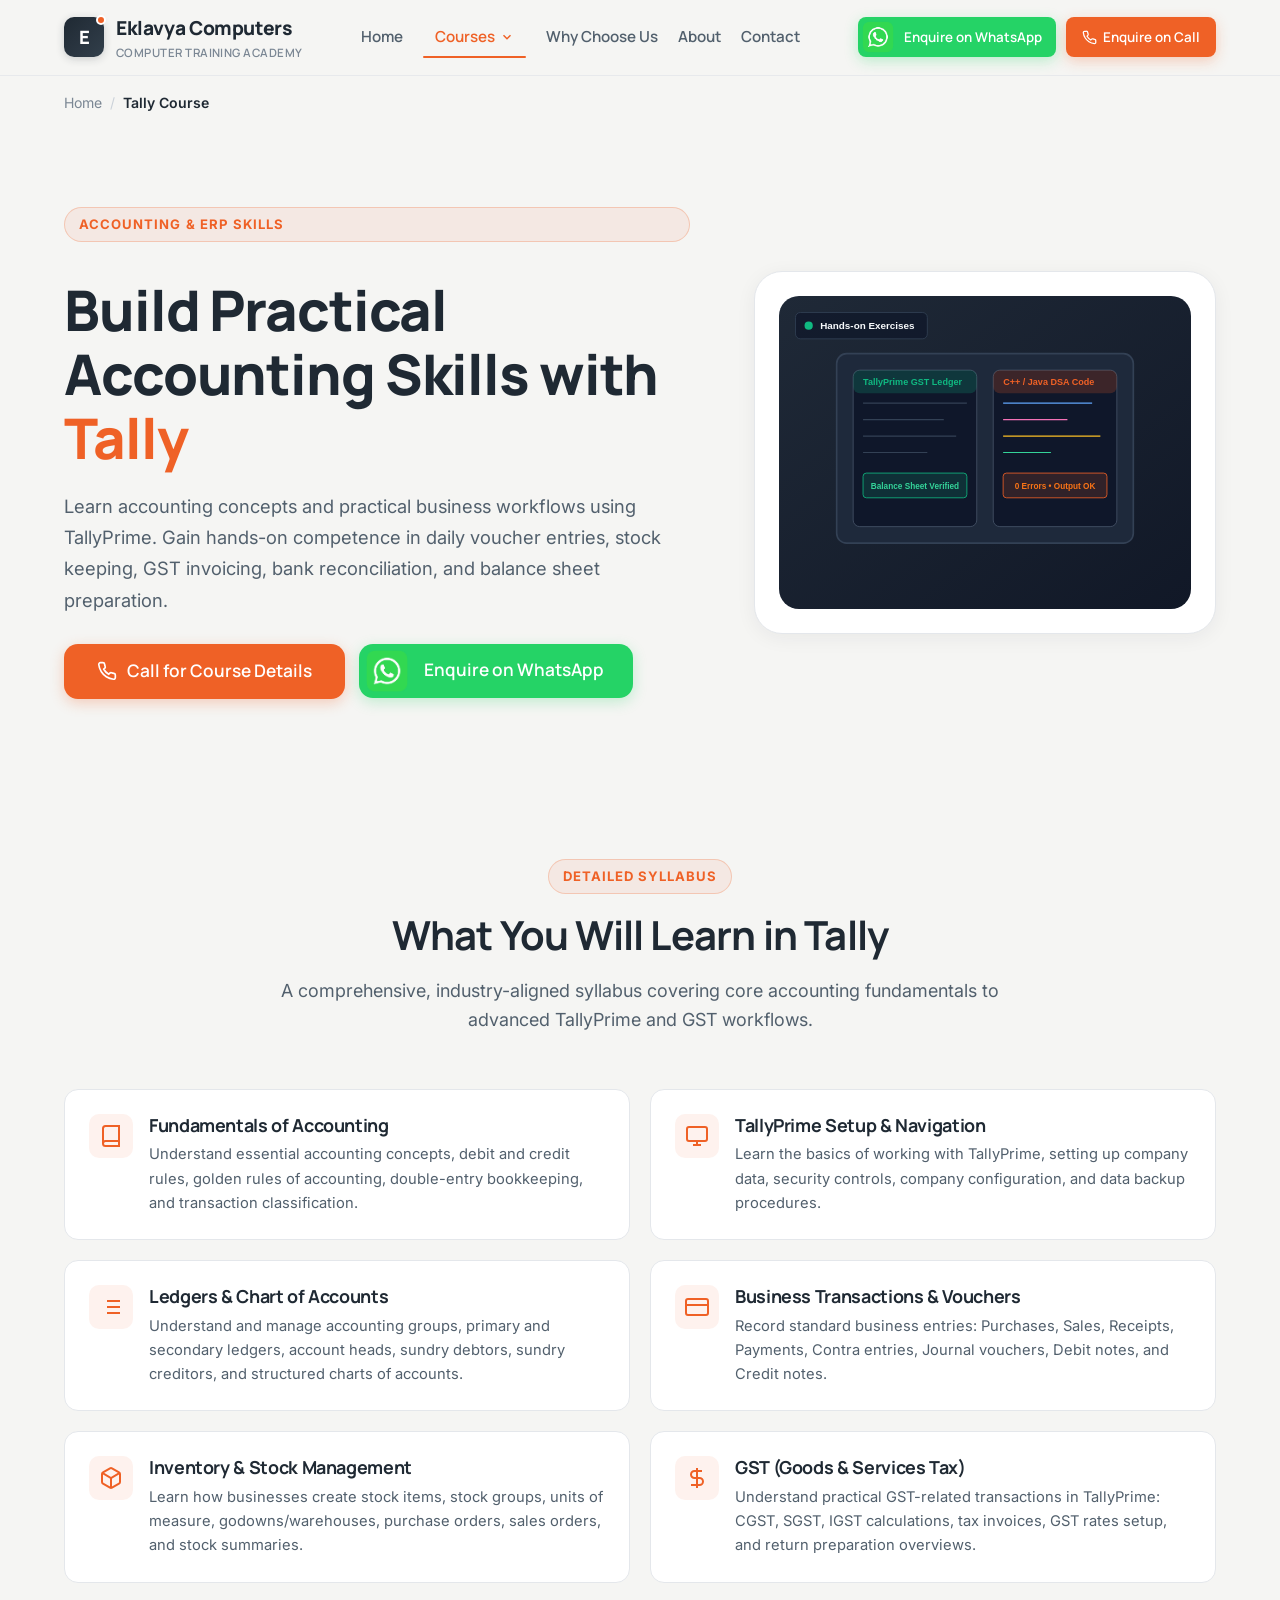
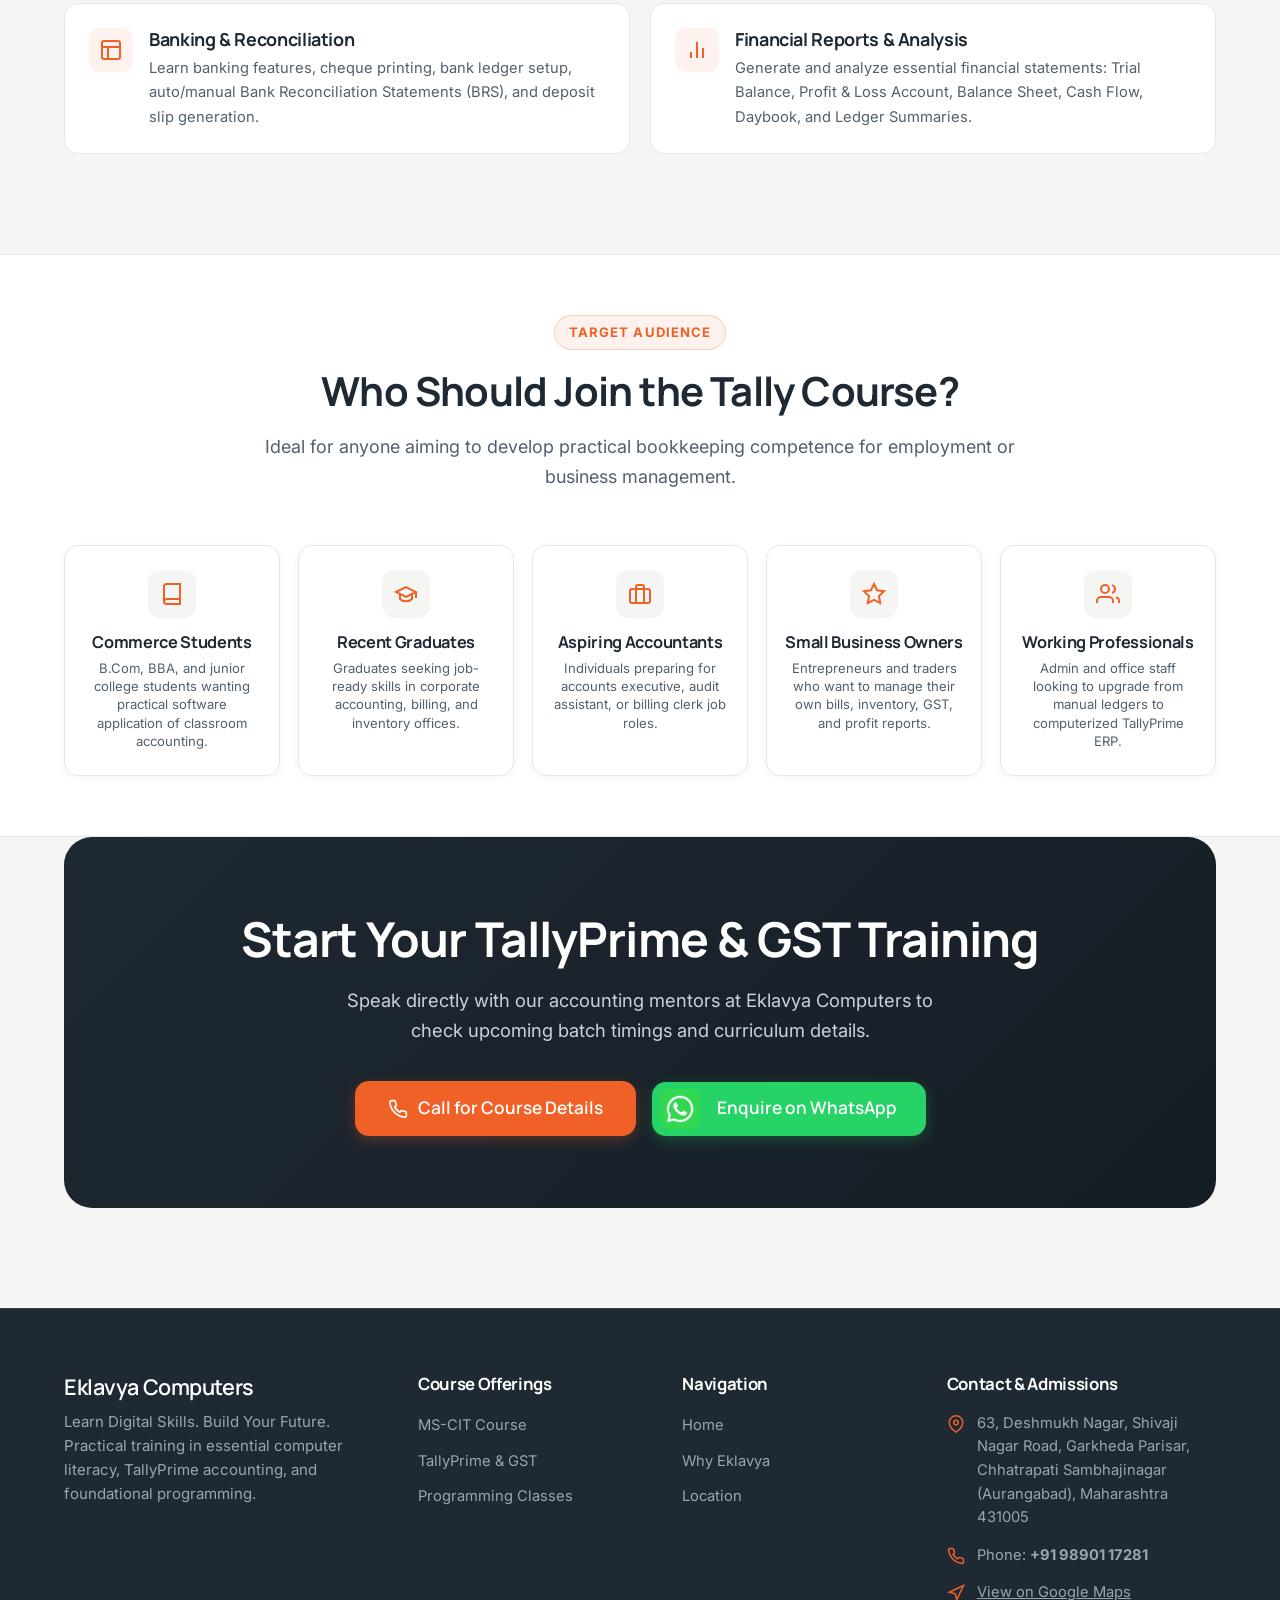
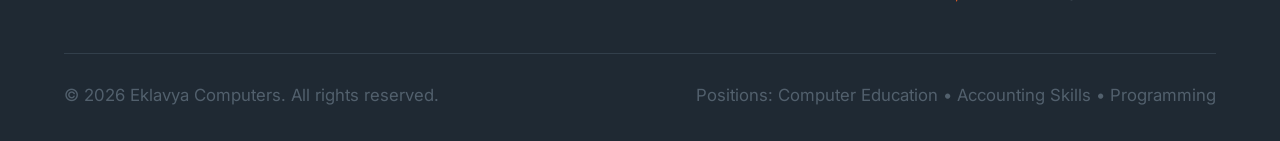
<file: tally.html>
<!DOCTYPE html>
<html lang="en">
<head>
  <meta charset="UTF-8">
  <meta name="viewport" content="width=device-width, initial-scale=1.0">
  <title>Tally Course | TallyPrime & GST Training at Eklavya Computers</title>
  <meta name="description" content="Master practical business bookkeeping with TallyPrime and GST at Eklavya Computers. Hands-on training in vouchers, inventory, GST compliance, banking and balance sheets.">
  <meta name="keywords" content="Tally course, TallyPrime classes, Tally with GST training, accounting classes, GST course, business accounting training, Eklavya Computers Tally">
  <link rel="canonical" href="https://eklavyacomputers.com/tally.html">

  <!-- Open Graph -->
  <meta property="og:type" content="article">
  <meta property="og:title" content="Tally Course | TallyPrime & GST Training at Eklavya Computers">
  <meta property="og:description" content="Learn accounting concepts, TallyPrime software, GST calculations, and financial reporting with hands-on practice.">
  <meta property="og:url" content="https://eklavyacomputers.com/tally.html">

  <!-- Google Fonts -->
  <link rel="preconnect" href="https://fonts.googleapis.com">
  <link rel="preconnect" href="https://fonts.gstatic.com" crossorigin>
  <link href="https://fonts.googleapis.com/css2?family=Inter:wght@400;500;600;700&family=Manrope:wght@600;700;800&display=swap" rel="stylesheet">

  <!-- Core Stylesheet -->
  <link rel="stylesheet" href="css/styles.css">

  <!-- Structured Data: Course Schema & Breadcrumbs -->
  <script type="application/ld+json">
  {
    "@context": "https://schema.org",
    "@type": "Course",
    "name": "TallyPrime with GST & Business Accounting",
    "description": "Comprehensive accounting and ERP training covering fundamental accounting principles, company setup in TallyPrime, vouchers, inventory management, GST compliance, and financial reporting.",
    "provider": {
      "@type": "EducationalOrganization",
      "name": "Eklavya Computers",
      "sameAs": "https://eklavyacomputers.com"
    },
    "coursePrerequisites": "Basic numerical and computer knowledge. Suitable for commerce students, job seekers, and business owners.",
    "educationalCredentialAwarded": "Certificate in TallyPrime Accounting",
    "hasCourseInstance": {
      "@type": "CourseInstance",
      "courseMode": "In-Person Classroom & Lab",
      "location": {
        "@type": "Place",
        "name": "Eklavya Computers",
        "hasMap": "https://maps.app.goo.gl/Bx7hT397SziSuRh26",
        "telephone": "+919890117281",
        "address": {
          "@type": "PostalAddress",
          "streetAddress": "63, Deshmukh Nagar, Shivaji Nagar Road, Garkheda Parisar",
          "addressLocality": "Chhatrapati Sambhajinagar (Aurangabad)",
          "addressRegion": "Maharashtra",
          "postalCode": "431005",
          "addressCountry": "IN"
        }
      }
    }
  }
  </script>
  <script type="application/ld+json">
  {
    "@context": "https://schema.org",
    "@type": "BreadcrumbList",
    "itemListElement": [
      {
        "@type": "ListItem",
        "position": 1,
        "name": "Home",
        "item": "https://eklavyacomputers.com/index.html"
      },
      {
        "@type": "ListItem",
        "position": 2,
        "name": "Tally Course",
        "item": "https://eklavyacomputers.com/tally.html"
      }
    ]
  }
  </script>
</head>
<body>

  <!-- GLOBAL STICKY HEADER -->
  <header class="site-header" role="banner">
    <div class="container header-container">
      <a href="index.html" class="brand-logo" aria-label="Eklavya Computers Home">
        <div class="brand-icon">E</div>
        <div class="brand-text">
          <span class="brand-title">Eklavya Computers</span>
          <span class="brand-tagline">Computer Training Academy</span>
        </div>
      </a>

      <!-- Desktop Navigation with Courses Sub-Nav -->
      <nav class="nav-desktop" aria-label="Main Navigation">
        <a href="index.html" class="nav-link">Home</a>

        <!-- Courses Sub-Nav Dropdown -->
        <div class="nav-item-dropdown">
          <a href="index.html#courses" class="nav-link dropdown-toggle active" aria-haspopup="true" aria-expanded="false">
            <span>Courses</span>
            <svg width="14" height="14" viewBox="0 0 24 24" fill="none" stroke="currentColor" stroke-width="2.5"><polyline points="6 9 12 15 18 9"></polyline></svg>
          </a>
          <div class="dropdown-menu" role="menu">
            <a href="mscit.html" class="dropdown-item" role="menuitem">
              <span class="dropdown-item-title">MS-CIT</span>
              <span class="dropdown-item-desc">IT Literacy &amp; Productivity</span>
            </a>
            <a href="tally.html" class="dropdown-item active" role="menuitem">
              <span class="dropdown-item-title">Tally / Accounting</span>
              <span class="dropdown-item-desc">Business Accounting &amp; GST</span>
            </a>
            <div class="dropdown-divider"></div>
            <div class="dropdown-header">Programming Languages</div>
            <a href="coding.html#c-prog" class="dropdown-item" role="menuitem">
              <span class="dropdown-item-title">C Programming</span>
            </a>
            <a href="coding.html#cpp-prog" class="dropdown-item" role="menuitem">
              <span class="dropdown-item-title">C++ Programming</span>
            </a>
            <a href="coding.html#java-prog" class="dropdown-item" role="menuitem">
              <span class="dropdown-item-title">Java Programming</span>
            </a>
            <a href="coding.html#adv-java" class="dropdown-item" role="menuitem">
              <span class="dropdown-item-title">Advanced Java</span>
            </a>
          </div>
        </div>

        <a href="why-choose.html" class="nav-link">Why Choose Us</a>
        <a href="index.html#about" class="nav-link">About</a>
        <a href="index.html#contact" class="nav-link">Contact</a>
      </nav>

      <!-- Header CTAs: Enquire on WhatsApp & Enquire on Call -->
      <div class="nav-right-actions">
        <a href="#" data-action="whatsapp" data-msg-key="tally" class="btn btn-whatsapp btn-sm header-cta-desktop header-cta-whatsapp" aria-label="Enquire on WhatsApp about Tally">
          <img src="assets/images/whatsapp-logo.png" alt="WhatsApp" class="whatsapp-icon" width="40" height="40">
          <span>Enquire on WhatsApp</span>
        </a>
        <a href="#" data-action="call" class="btn btn-primary btn-sm header-cta-desktop header-cta-call" aria-label="Enquire on Call with Eklavya Computers">
          <svg width="15" height="15" viewBox="0 0 24 24" fill="none" stroke="currentColor" stroke-width="2"><path d="M22 16.92v3a2 2 0 0 1-2.18 2 19.79 19.79 0 0 1-8.63-3.07 19.5 19.5 0 0 1-6-6 19.79 19.79 0 0 1-3.07-8.67A2 2 0 0 1 4.11 2h3a2 2 0 0 1 2 1.72 12.84 12.84 0 0 0 .7 2.81 2 2 0 0 1-.45 2.11L8.09 9.91a16 16 0 0 0 6 6l1.27-1.27a2 2 0 0 1 2.11-.45 12.84 12.84 0 0 0 2.81.7A2 2 0 0 1 22 16.92z"></path></svg>
          <span>Enquire on Call</span>
        </a>
        <button class="mobile-menu-toggle" id="mobileMenuToggle" aria-label="Open Navigation Menu" aria-expanded="false">
          <svg width="26" height="26" viewBox="0 0 24 24" fill="none" stroke="currentColor" stroke-width="2" stroke-linecap="round" stroke-linejoin="round">
            <line x1="3" y1="12" x2="21" y2="12"></line>
            <line x1="3" y1="6" x2="21" y2="6"></line>
            <line x1="3" y1="18" x2="21" y2="18"></line>
          </svg>
        </button>
      </div>
    </div>
  </header>

  <!-- Mobile Nav Drawer -->
  <div class="mobile-nav-drawer" id="mobileNavDrawer" role="dialog" aria-label="Mobile Navigation">
    <a href="index.html" class="mobile-nav-link">
      <span>Home</span>
      <svg width="18" height="18" viewBox="0 0 24 24" fill="none" stroke="currentColor" stroke-width="2"><polyline points="9 18 15 12 9 6"></polyline></svg>
    </a>

    <!-- Mobile Sub-Nav for Courses -->
    <div class="mobile-nav-group active">
      <button class="mobile-nav-group-toggle" aria-expanded="true">
        <span>Courses</span>
        <svg width="18" height="18" viewBox="0 0 24 24" fill="none" stroke="currentColor" stroke-width="2"><polyline points="6 9 12 15 18 9"></polyline></svg>
      </button>
      <div class="mobile-subnav show">
        <a href="index.html#courses" class="mobile-subnav-link">All Courses Overview</a>
        <a href="mscit.html" class="mobile-subnav-link">MS-CIT Course</a>
        <a href="tally.html" class="mobile-subnav-link active">Tally / Accounting</a>
        <a href="coding.html" class="mobile-subnav-link">Programming Courses</a>
      </div>
    </div>

    <a href="why-choose.html" class="mobile-nav-link">
      <span>Why Choose Us</span>
      <svg width="18" height="18" viewBox="0 0 24 24" fill="none" stroke="currentColor" stroke-width="2"><polyline points="9 18 15 12 9 6"></polyline></svg>
    </a>
    <a href="index.html#about" class="mobile-nav-link">
      <span>About Academy</span>
      <svg width="18" height="18" viewBox="0 0 24 24" fill="none" stroke="currentColor" stroke-width="2"><polyline points="9 18 15 12 9 6"></polyline></svg>
    </a>
    <a href="index.html#faq" class="mobile-nav-link">
      <span>FAQs</span>
      <svg width="18" height="18" viewBox="0 0 24 24" fill="none" stroke="currentColor" stroke-width="2"><polyline points="9 18 15 12 9 6"></polyline></svg>
    </a>
    <a href="index.html#contact" class="mobile-nav-link">
      <span>Contact &amp; Location</span>
      <svg width="18" height="18" viewBox="0 0 24 24" fill="none" stroke="currentColor" stroke-width="2"><polyline points="9 18 15 12 9 6"></polyline></svg>
    </a>

    <div class="mobile-nav-actions">
      <a href="#" data-action="whatsapp" data-msg-key="tally" class="btn btn-whatsapp">
        <img src="assets/images/whatsapp-logo.png" alt="WhatsApp" class="whatsapp-icon" width="18" height="18">
        <span>Enquire on WhatsApp</span>
      </a>
      <a href="#" data-action="call" class="btn btn-primary">
        <svg width="18" height="18" viewBox="0 0 24 24" fill="none" stroke="currentColor" stroke-width="2"><path d="M22 16.92v3a2 2 0 0 1-2.18 2 19.79 19.79 0 0 1-8.63-3.07 19.5 19.5 0 0 1-6-6 19.79 19.79 0 0 1-3.07-8.67A2 2 0 0 1 4.11 2h3a2 2 0 0 1 2 1.72 12.84 12.84 0 0 0 .7 2.81 2 2 0 0 1-.45 2.11L8.09 9.91a16 16 0 0 0 6 6l1.27-1.27a2 2 0 0 1 2.11-.45 12.84 12.84 0 0 0 2.81.7A2 2 0 0 1 22 16.92z"></path></svg>
        <span>Call for Course Details</span>
      </a>
    </div>
  </div>

  <main id="main-content">
    <!-- Breadcrumbs -->
    <div class="container">
      <nav class="breadcrumbs" aria-label="Breadcrumb">
        <a href="index.html">Home</a>
        <span class="separator">/</span>
        <span class="current">Tally Course</span>
      </nav>
    </div>

    <!-- Course Hero Section -->
    <section class="section-tight">
      <div class="container hero-grid">
        <div class="hero-content">
          <div class="section-tag">Accounting &amp; ERP Skills</div>
          <h1 class="hero-title">
            Build Practical Accounting Skills with <span class="text-accent">Tally</span>
          </h1>
          <p class="hero-description">
            Learn accounting concepts and practical business workflows using TallyPrime. Gain hands-on competence in daily voucher entries, stock keeping, GST invoicing, bank reconciliation, and balance sheet preparation.
          </p>

          <div class="hero-ctas">
            <a href="#" data-action="call" class="btn btn-primary btn-lg" aria-label="Call for Tally Course Details">
              <svg width="20" height="20" viewBox="0 0 24 24" fill="none" stroke="currentColor" stroke-width="2"><path d="M22 16.92v3a2 2 0 0 1-2.18 2 19.79 19.79 0 0 1-8.63-3.07 19.5 19.5 0 0 1-6-6 19.79 19.79 0 0 1-3.07-8.67A2 2 0 0 1 4.11 2h3a2 2 0 0 1 2 1.72 12.84 12.84 0 0 0 .7 2.81 2 2 0 0 1-.45 2.11L8.09 9.91a16 16 0 0 0 6 6l1.27-1.27a2 2 0 0 1 2.11-.45 12.84 12.84 0 0 0 2.81.7A2 2 0 0 1 22 16.92z"></path></svg>
              <span>Call for Course Details</span>
            </a>
            <a href="#" data-action="whatsapp" data-msg="Hello, I would like to know more about the Tally & GST course at Eklavya Computers." class="btn btn-whatsapp btn-lg" aria-label="WhatsApp Tally Enquiry">
              <img src="assets/images/whatsapp-logo.png" alt="WhatsApp" class="whatsapp-icon" width="54" height="54">
              <span>Enquire on WhatsApp</span>
            </a>
          </div>
        </div>

        <div class="hero-visual">
          <div class="hero-card-composition">
            <div class="hero-main-illustration">
              <img src="assets/images/practical-training.svg" alt="TallyPrime and GST accounting training at Eklavya Computers" width="500" height="380">
            </div>
          </div>
        </div>
      </div>
    </section>

    <!-- WHAT STUDENTS LEARN (CURRICULUM BREAKDOWN) -->
    <section class="section" id="curriculum">
      <div class="container">
        <div class="section-header">
          <div class="section-tag">Detailed Syllabus</div>
          <h2 class="section-title">What You Will Learn in Tally</h2>
          <p class="section-subtitle">
            A comprehensive, industry-aligned syllabus covering core accounting fundamentals to advanced TallyPrime and GST workflows.
          </p>
        </div>

        <div class="curriculum-module-grid">
          <!-- Module 1 -->
          <div class="module-card">
            <div class="module-icon-box">
              <svg width="24" height="24" viewBox="0 0 24 24" fill="none" stroke="currentColor" stroke-width="2"><path d="M4 19.5A2.5 2.5 0 0 1 6.5 17H20"></path><path d="M6.5 2H20v20H6.5A2.5 2.5 0 0 1 4 19.5v-15A2.5 2.5 0 0 1 6.5 2z"></path></svg>
            </div>
            <div class="module-content">
              <h3>Fundamentals of Accounting</h3>
              <p>Understand essential accounting concepts, debit and credit rules, golden rules of accounting, double-entry bookkeeping, and transaction classification.</p>
            </div>
          </div>

          <!-- Module 2 -->
          <div class="module-card">
            <div class="module-icon-box">
              <svg width="24" height="24" viewBox="0 0 24 24" fill="none" stroke="currentColor" stroke-width="2"><rect x="2" y="3" width="20" height="14" rx="2" ry="2"></rect><line x1="8" y1="21" x2="16" y2="21"></line><line x1="12" y1="17" x2="12" y2="21"></line></svg>
            </div>
            <div class="module-content">
              <h3>TallyPrime Setup &amp; Navigation</h3>
              <p>Learn the basics of working with TallyPrime, setting up company data, security controls, company configuration, and data backup procedures.</p>
            </div>
          </div>

          <!-- Module 3 -->
          <div class="module-card">
            <div class="module-icon-box">
              <svg width="24" height="24" viewBox="0 0 24 24" fill="none" stroke="currentColor" stroke-width="2"><line x1="8" y1="6" x2="21" y2="6"></line><line x1="8" y1="12" x2="21" y2="12"></line><line x1="8" y1="18" x2="21" y2="18"></line><line x1="3" y1="6" x2="3.01" y2="6"></line><line x1="3" y1="12" x2="3.01" y2="12"></line><line x1="3" y1="18" x2="3.01" y2="18"></line></svg>
            </div>
            <div class="module-content">
              <h3>Ledgers &amp; Chart of Accounts</h3>
              <p>Understand and manage accounting groups, primary and secondary ledgers, account heads, sundry debtors, sundry creditors, and structured charts of accounts.</p>
            </div>
          </div>

          <!-- Module 4 -->
          <div class="module-card">
            <div class="module-icon-box">
              <svg width="24" height="24" viewBox="0 0 24 24" fill="none" stroke="currentColor" stroke-width="2"><rect x="1" y="4" width="22" height="16" rx="2" ry="2"></rect><line x1="1" y1="10" x2="23" y2="10"></line></svg>
            </div>
            <div class="module-content">
              <h3>Business Transactions &amp; Vouchers</h3>
              <p>Record standard business entries: Purchases, Sales, Receipts, Payments, Contra entries, Journal vouchers, Debit notes, and Credit notes.</p>
            </div>
          </div>

          <!-- Module 5 -->
          <div class="module-card">
            <div class="module-icon-box">
              <svg width="24" height="24" viewBox="0 0 24 24" fill="none" stroke="currentColor" stroke-width="2"><path d="M21 16V8a2 2 0 0 0-1-1.73l-7-4a2 2 0 0 0-2 0l-7 4A2 2 0 0 0 3 8v8a2 2 0 0 0 1 1.73l7 4a2 2 0 0 0 2 0l7-4A2 2 0 0 0 21 16z"></path><polyline points="3.27 6.96 12 12.01 20.73 6.96"></polyline><line x1="12" y1="22.08" x2="12" y2="12"></line></svg>
            </div>
            <div class="module-content">
              <h3>Inventory &amp; Stock Management</h3>
              <p>Learn how businesses create stock items, stock groups, units of measure, godowns/warehouses, purchase orders, sales orders, and stock summaries.</p>
            </div>
          </div>

          <!-- Module 6 -->
          <div class="module-card">
            <div class="module-icon-box">
              <svg width="24" height="24" viewBox="0 0 24 24" fill="none" stroke="currentColor" stroke-width="2"><path d="M12 2v20M17 5H9.5a3.5 3.5 0 0 0 0 7h5a3.5 3.5 0 0 1 0 7H6"></path></svg>
            </div>
            <div class="module-content">
              <h3>GST (Goods &amp; Services Tax)</h3>
              <p>Understand practical GST-related transactions in TallyPrime: CGST, SGST, IGST calculations, tax invoices, GST rates setup, and return preparation overviews.</p>
            </div>
          </div>

          <!-- Module 7 -->
          <div class="module-card">
            <div class="module-icon-box">
              <svg width="24" height="24" viewBox="0 0 24 24" fill="none" stroke="currentColor" stroke-width="2"><rect x="3" y="3" width="18" height="18" rx="2" ry="2"></rect><line x1="3" y1="9" x2="21" y2="9"></line><line x1="9" y1="21" x2="9" y2="9"></line></svg>
            </div>
            <div class="module-content">
              <h3>Banking &amp; Reconciliation</h3>
              <p>Learn banking features, cheque printing, bank ledger setup, auto/manual Bank Reconciliation Statements (BRS), and deposit slip generation.</p>
            </div>
          </div>

          <!-- Module 8 -->
          <div class="module-card">
            <div class="module-icon-box">
              <svg width="24" height="24" viewBox="0 0 24 24" fill="none" stroke="currentColor" stroke-width="2"><line x1="18" y1="20" x2="18" y2="10"></line><line x1="12" y1="20" x2="12" y2="4"></line><line x1="6" y1="20" x2="6" y2="14"></line></svg>
            </div>
            <div class="module-content">
              <h3>Financial Reports &amp; Analysis</h3>
              <p>Generate and analyze essential financial statements: Trial Balance, Profit &amp; Loss Account, Balance Sheet, Cash Flow, Daybook, and Ledger Summaries.</p>
            </div>
          </div>
        </div>
      </div>
    </section>

    <!-- WHO IS THIS COURSE FOR? -->
    <section class="section-tight" style="background-color: var(--bg-surface); border-top: 1px solid var(--border-light); border-bottom: 1px solid var(--border-light);">
      <div class="container">
        <div class="section-header">
          <div class="section-tag">Target Audience</div>
          <h2 class="section-title">Who Should Join the Tally Course?</h2>
          <p class="section-subtitle">
            Ideal for anyone aiming to develop practical bookkeeping competence for employment or business management.
          </p>
        </div>

        <div class="audience-grid">
          <div class="audience-card">
            <div class="audience-icon">
              <svg width="24" height="24" viewBox="0 0 24 24" fill="none" stroke="currentColor" stroke-width="2"><path d="M4 19.5A2.5 2.5 0 0 1 6.5 17H20"></path><path d="M6.5 2H20v20H6.5A2.5 2.5 0 0 1 4 19.5v-15A2.5 2.5 0 0 1 6.5 2z"></path></svg>
            </div>
            <h4>Commerce Students</h4>
            <p>B.Com, BBA, and junior college students wanting practical software application of classroom accounting.</p>
          </div>

          <div class="audience-card">
            <div class="audience-icon">
              <svg width="24" height="24" viewBox="0 0 24 24" fill="none" stroke="currentColor" stroke-width="2"><path d="M22 10v6M2 10l10-5 10 5-10 5z"></path><path d="M6 12v5c3 3 9 3 12 0v-5"></path></svg>
            </div>
            <h4>Recent Graduates</h4>
            <p>Graduates seeking job-ready skills in corporate accounting, billing, and inventory offices.</p>
          </div>

          <div class="audience-card">
            <div class="audience-icon">
              <svg width="24" height="24" viewBox="0 0 24 24" fill="none" stroke="currentColor" stroke-width="2"><rect x="2" y="7" width="20" height="14" rx="2" ry="2"></rect><path d="M16 21V5a2 2 0 0 0-2-2h-4a2 2 0 0 0-2 2v16"></path></svg>
            </div>
            <h4>Aspiring Accountants</h4>
            <p>Individuals preparing for accounts executive, audit assistant, or billing clerk job roles.</p>
          </div>

          <div class="audience-card">
            <div class="audience-icon">
              <svg width="24" height="24" viewBox="0 0 24 24" fill="none" stroke="currentColor" stroke-width="2"><polygon points="12 2 15.09 8.26 22 9.27 17 14.14 18.18 21.02 12 17.77 5.82 21.02 7 14.14 2 9.27 8.91 8.26 12 2"></polygon></svg>
            </div>
            <h4>Small Business Owners</h4>
            <p>Entrepreneurs and traders who want to manage their own bills, inventory, GST, and profit reports.</p>
          </div>

          <div class="audience-card">
            <div class="audience-icon">
              <svg width="24" height="24" viewBox="0 0 24 24" fill="none" stroke="currentColor" stroke-width="2"><path d="M17 21v-2a4 4 0 0 0-4-4H5a4 4 0 0 0-4 4v2"></path><circle cx="9" cy="7" r="4"></circle><path d="M23 21v-2a4 4 0 0 0-3-3.87"></path><path d="M16 3.13a4 4 0 0 1 0 7.75"></path></svg>
            </div>
            <h4>Working Professionals</h4>
            <p>Admin and office staff looking to upgrade from manual ledgers to computerized TallyPrime ERP.</p>
          </div>
        </div>
      </div>
    </section>

    <!-- FINAL CTA SECTION -->
    <div class="container">
      <section class="final-cta-section">
        <h2>Start Your TallyPrime &amp; GST Training</h2>
        <p>
          Speak directly with our accounting mentors at Eklavya Computers to check upcoming batch timings and curriculum details.
        </p>
        <div class="final-cta-buttons">
          <a href="#" data-action="call" class="btn btn-primary btn-lg" aria-label="Call for Tally Course Admission">
            <svg width="20" height="20" viewBox="0 0 24 24" fill="none" stroke="currentColor" stroke-width="2"><path d="M22 16.92v3a2 2 0 0 1-2.18 2 19.79 19.79 0 0 1-8.63-3.07 19.5 19.5 0 0 1-6-6 19.79 19.79 0 0 1-3.07-8.67A2 2 0 0 1 4.11 2h3a2 2 0 0 1 2 1.72 12.84 12.84 0 0 0 .7 2.81 2 2 0 0 1-.45 2.11L8.09 9.91a16 16 0 0 0 6 6l1.27-1.27a2 2 0 0 1 2.11-.45 12.84 12.84 0 0 0 2.81.7A2 2 0 0 1 22 16.92z"></path></svg>
            <span>Call for Course Details</span>
          </a>
          <a href="#" data-action="whatsapp" data-msg="Hello, I would like to know more about the Tally & GST course at Eklavya Computers." class="btn btn-whatsapp btn-lg" aria-label="WhatsApp Tally Enquiry">
            <img src="assets/images/whatsapp-logo.png" alt="WhatsApp" class="whatsapp-icon" width="54" height="54">
            <span>Enquire on WhatsApp</span>
          </a>
        </div>
      </section>
    </div>
  </main>

  <!-- FOOTER -->
  <footer class="site-footer" role="contentinfo">
    <div class="container">
      <div class="footer-grid">
        <div class="footer-brand">
          <h3>Eklavya Computers</h3>
          <p>
            Learn Digital Skills. Build Your Future. Practical training in essential computer literacy, TallyPrime accounting, and foundational programming.
          </p>
        </div>

        <div class="footer-column">
          <h4>Course Offerings</h4>
          <ul class="footer-nav-list">
            <li><a href="mscit.html">MS-CIT Course</a></li>
            <li><a href="tally.html">TallyPrime &amp; GST</a></li>
            <li><a href="coding.html">Programming Classes</a></li>
          </ul>
        </div>

        <div class="footer-column">
          <h4>Navigation</h4>
          <ul class="footer-nav-list">
            <li><a href="index.html">Home</a></li>
            <li><a href="index.html#about">Why Eklavya</a></li>
            <li><a href="index.html#location">Location</a></li>
          </ul>
        </div>

        <div class="footer-column">
          <h4>Contact &amp; Admissions</h4>
          <div class="footer-contact-list">
            <div class="footer-contact-item">
              <svg width="18" height="18" viewBox="0 0 24 24" fill="none" stroke="currentColor" stroke-width="2"><path d="M21 10c0 7-9 13-9 13s-9-6-9-13a9 9 0 0 1 18 0z"></path><circle cx="12" cy="10" r="3"></circle></svg>
              <span data-bind="address-display">63, Deshmukh Nagar, Shivaji Nagar Road, Garkheda Parisar, Chhatrapati Sambhajinagar (Aurangabad), Maharashtra 431005</span>
            </div>
            <div class="footer-contact-item">
              <svg width="18" height="18" viewBox="0 0 24 24" fill="none" stroke="currentColor" stroke-width="2"><path d="M22 16.92v3a2 2 0 0 1-2.18 2 19.79 19.79 0 0 1-8.63-3.07 19.5 19.5 0 0 1-6-6 19.79 19.79 0 0 1-3.07-8.67A2 2 0 0 1 4.11 2h3a2 2 0 0 1 2 1.72 12.84 12.84 0 0 0 .7 2.81 2 2 0 0 1-.45 2.11L8.09 9.91a16 16 0 0 0 6 6l1.27-1.27a2 2 0 0 1 2.11-.45 12.84 12.84 0 0 0 2.81.7A2 2 0 0 1 22 16.92z"></path></svg>
              <span>Phone: <a href="tel:+919890117281" style="color: inherit;"><strong data-bind="phone-display">+91 98901 17281</strong></a></span>
            </div>
            <div class="footer-contact-item">
              <svg width="18" height="18" viewBox="0 0 24 24" fill="none" stroke="currentColor" stroke-width="2"><polygon points="3 11 22 2 13 21 11 13 3 11"></polygon></svg>
              <a href="https://maps.app.goo.gl/Bx7hT397SziSuRh26" data-action="directions" target="_blank" rel="noopener noreferrer" style="text-decoration: underline;">View on Google Maps</a>
            </div>
          </div>
        </div>
      </div>

      <div class="footer-bottom">
        <p>&copy; 2026 Eklavya Computers. All rights reserved.</p>
        <p>Positions: Computer Education • Accounting Skills • Programming</p>
      </div>
    </div>
  </footer>

  <!-- MOBILE STICKY BOTTOM BAR -->
  <div class="mobile-bottom-bar" role="navigation" aria-label="Quick Mobile Actions">
    <div class="mobile-bottom-grid">
      <a href="#" data-action="call" class="btn btn-primary">
        <svg width="18" height="18" viewBox="0 0 24 24" fill="none" stroke="currentColor" stroke-width="2"><path d="M22 16.92v3a2 2 0 0 1-2.18 2 19.79 19.79 0 0 1-8.63-3.07 19.5 19.5 0 0 1-6-6 19.79 19.79 0 0 1-3.07-8.67A2 2 0 0 1 4.11 2h3a2 2 0 0 1 2 1.72 12.84 12.84 0 0 0 .7 2.81 2 2 0 0 1-.45 2.11L8.09 9.91a16 16 0 0 0 6 6l1.27-1.27a2 2 0 0 1 2.11-.45 12.84 12.84 0 0 0 2.81.7A2 2 0 0 1 22 16.92z"></path></svg>
        <span>Call Now</span>
      </a>
      <a href="#" data-action="whatsapp" data-msg="Hello, I would like to know more about the Tally & GST course at Eklavya Computers." class="btn btn-whatsapp">
        <img src="assets/images/whatsapp-logo.png" alt="WhatsApp" class="whatsapp-icon" width="46" height="46">
        <span>Enquire on WhatsApp</span>
      </a>
    </div>
  </div>

  <!-- Scripts -->
  <script src="js/config.js"></script>
  <script src="js/main.js"></script>
</body>
</html>
</file>
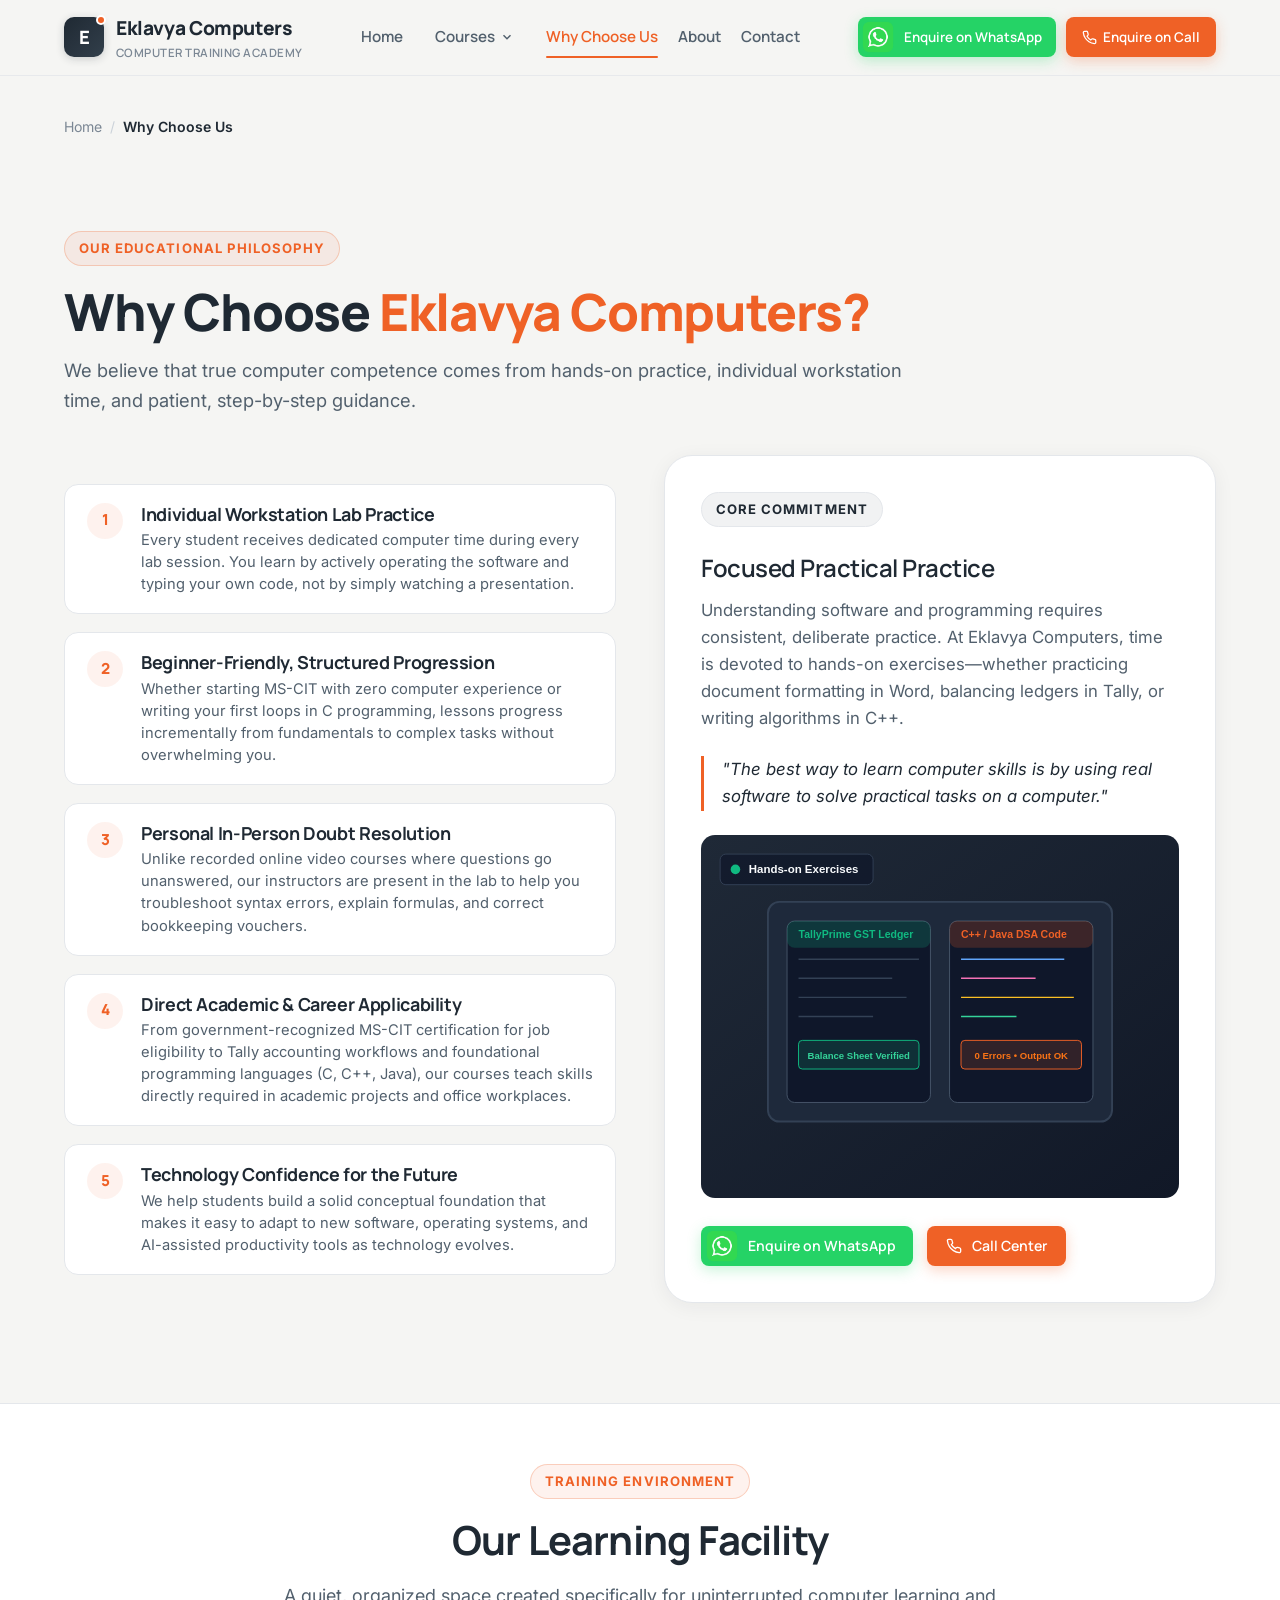
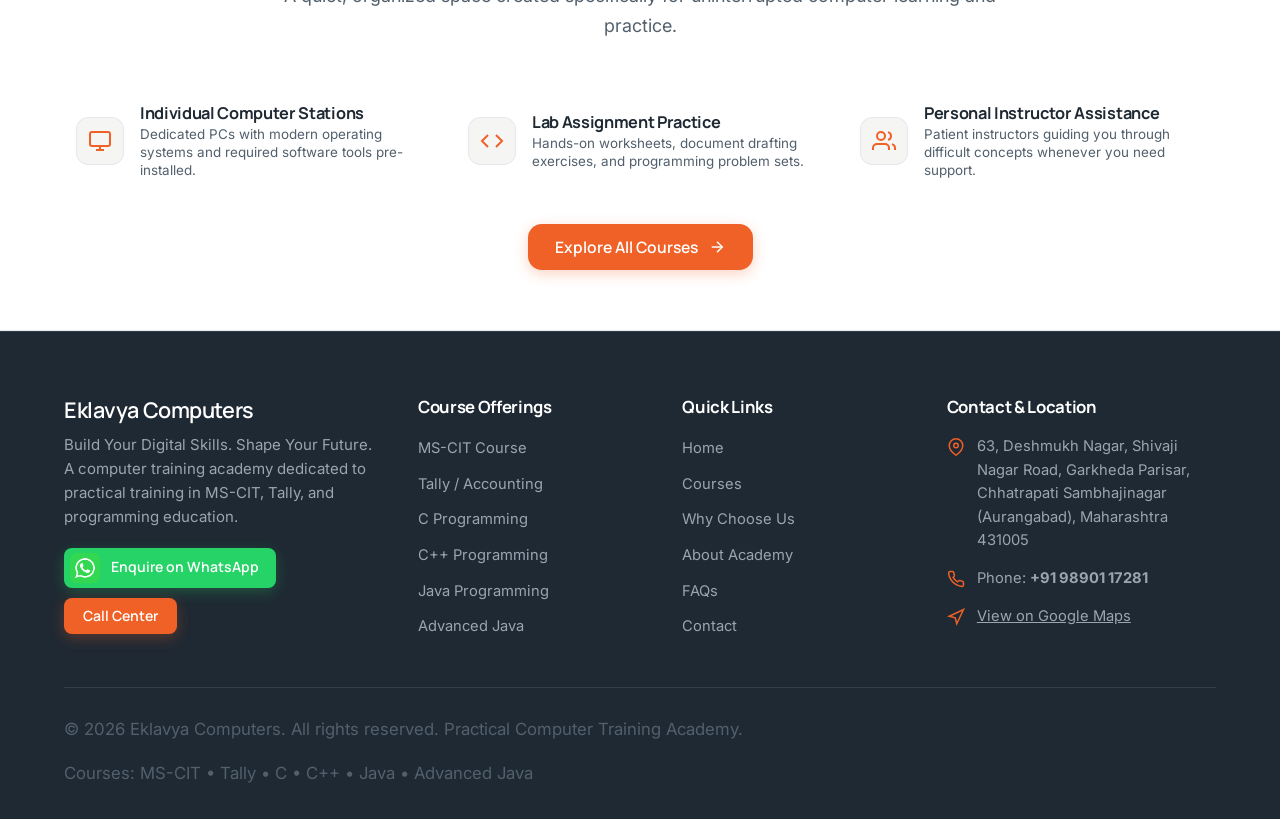
<file: why-choose.html>
<!DOCTYPE html>
<html lang="en">
<head>
  <meta charset="UTF-8">
  <meta name="viewport" content="width=device-width, initial-scale=1.0">
  <title>Why Choose Eklavya Computers | Practical Training Academy</title>
  <meta name="description" content="Discover why students choose Eklavya Computers: dedicated individual lab practice, beginner-friendly instruction, personal doubt resolution, and practical skills.">
  <meta name="keywords" content="Why choose Eklavya Computers, computer academy benefits, practical computer training, MS-CIT institute, Tally academy, programming classes Maharashtra">
  <link rel="canonical" href="https://eklavyacomputers.com/why-choose.html">

  <!-- Open Graph -->
  <meta property="og:type" content="article">
  <meta property="og:title" content="Why Choose Eklavya Computers | Practical Training Academy">
  <meta property="og:description" content="Hands-on computer practice, individual lab stations, beginner-friendly instruction, and personal doubt resolution at Eklavya Computers.">
  <meta property="og:url" content="https://eklavyacomputers.com/why-choose.html">
  <meta property="og:image" content="https://eklavyacomputers.com/assets/images/practical-training.svg">

  <!-- Twitter Card -->
  <meta name="twitter:card" content="summary_large_image">
  <meta name="twitter:title" content="Why Choose Eklavya Computers | Practical Training Academy">
  <meta name="twitter:description" content="Hands-on computer practice, individual lab stations, beginner-friendly instruction, and personal doubt resolution at Eklavya Computers.">
  <meta name="twitter:image" content="https://eklavyacomputers.com/assets/images/practical-training.svg">

  <!-- Fonts Preconnect -->
  <link rel="preconnect" href="https://fonts.googleapis.com">
  <link rel="preconnect" href="https://fonts.gstatic.com" crossorigin>
  <link href="https://fonts.googleapis.com/css2?family=Inter:wght@400;500;600;700&family=Manrope:wght@600;700;800&display=swap" rel="stylesheet">

  <!-- Stylesheet -->
  <link rel="stylesheet" href="css/styles.css">

  <!-- Structured Data: BreadcrumbList -->
  <script type="application/ld+json">
  {
    "@context": "https://schema.org",
    "@type": "BreadcrumbList",
    "itemListElement": [
      {
        "@type": "ListItem",
        "position": 1,
        "name": "Home",
        "item": "https://eklavyacomputers.com/"
      },
      {
        "@type": "ListItem",
        "position": 2,
        "name": "Why Choose Us",
        "item": "https://eklavyacomputers.com/why-choose.html"
      }
    ]
  }
  </script>
</head>
<body>

  <!-- =========================================================================
       1. HEADER
       ========================================================================= -->
  <header class="site-header" role="banner">
    <div class="container header-container">
      <a href="index.html" class="brand-logo" aria-label="Eklavya Computers Home">
        <div class="brand-icon">E</div>
        <div class="brand-text">
          <span class="brand-title">Eklavya Computers</span>
          <span class="brand-tagline">Computer Training Academy</span>
        </div>
      </a>

      <!-- Desktop Navigation -->
      <nav class="nav-desktop" aria-label="Main Navigation">
        <a href="index.html" class="nav-link">Home</a>

        <!-- Courses Sub-Nav Dropdown -->
        <div class="nav-item-dropdown">
          <a href="index.html#courses" class="nav-link dropdown-toggle" aria-haspopup="true" aria-expanded="false">
            <span>Courses</span>
            <svg width="14" height="14" viewBox="0 0 24 24" fill="none" stroke="currentColor" stroke-width="2.5"><polyline points="6 9 12 15 18 9"></polyline></svg>
          </a>
          <div class="dropdown-menu" role="menu">
            <a href="mscit.html" class="dropdown-item" role="menuitem">
              <span class="dropdown-item-title">MS-CIT</span>
              <span class="dropdown-item-desc">IT Literacy &amp; Productivity</span>
            </a>
            <a href="tally.html" class="dropdown-item" role="menuitem">
              <span class="dropdown-item-title">Tally / Accounting</span>
              <span class="dropdown-item-desc">Business Accounting &amp; GST</span>
            </a>
            <div class="dropdown-divider"></div>
            <div class="dropdown-header">Programming Languages</div>
            <a href="coding.html#c-prog" class="dropdown-item" role="menuitem">
              <span class="dropdown-item-title">C Programming</span>
            </a>
            <a href="coding.html#cpp-prog" class="dropdown-item" role="menuitem">
              <span class="dropdown-item-title">C++ Programming</span>
            </a>
            <a href="coding.html#java-prog" class="dropdown-item" role="menuitem">
              <span class="dropdown-item-title">Java Programming</span>
            </a>
            <a href="coding.html#adv-java" class="dropdown-item" role="menuitem">
              <span class="dropdown-item-title">Advanced Java</span>
            </a>
          </div>
        </div>

        <a href="why-choose.html" class="nav-link active">Why Choose Us</a>
        <a href="index.html#about" class="nav-link">About</a>
        <a href="index.html#contact" class="nav-link">Contact</a>
      </nav>

      <!-- Prominent Header CTA -->
      <div class="nav-right-actions">
        <a href="#" data-action="whatsapp" data-msg-key="default" class="btn btn-whatsapp btn-sm header-cta-desktop header-cta-whatsapp" aria-label="Enquire on WhatsApp with Eklavya Computers">
          <img src="assets/images/whatsapp-logo.png" alt="WhatsApp" class="whatsapp-icon" width="20" height="20">
          <span>Enquire on WhatsApp</span>
        </a>
        <a href="#" data-action="call" class="btn btn-secondary btn-sm header-cta-desktop header-cta-call" aria-label="Call Eklavya Computers">
          <svg width="15" height="15" viewBox="0 0 24 24" fill="none" stroke="currentColor" stroke-width="2"><path d="M22 16.92v3a2 2 0 0 1-2.18 2 19.79 19.79 0 0 1-8.63-3.07 19.5 19.5 0 0 1-6-6 19.79 19.79 0 0 1-3.07-8.67A2 2 0 0 1 4.11 2h3a2 2 0 0 1 2 1.72 12.84 12.84 0 0 0 .7 2.81 2 2 0 0 1-.45 2.11L8.09 9.91a16 16 0 0 0 6 6l1.27-1.27a2 2 0 0 1 2.11-.45 12.84 12.84 0 0 0 2.81.7A2 2 0 0 1 22 16.92z"></path></svg>
          <span>Enquire on Call</span>
        </a>
        <button class="mobile-menu-toggle" id="mobileMenuToggle" aria-label="Open Navigation Menu" aria-expanded="false">
          <svg width="26" height="26" viewBox="0 0 24 24" fill="none" stroke="currentColor" stroke-width="2" stroke-linecap="round" stroke-linejoin="round">
            <line x1="3" y1="12" x2="21" y2="12"></line>
            <line x1="3" y1="6" x2="21" y2="6"></line>
            <line x1="3" y1="18" x2="21" y2="18"></line>
          </svg>
        </button>
      </div>
    </div>
  </header>

  <!-- Mobile Navigation Drawer -->
  <div class="mobile-nav-drawer" id="mobileNavDrawer" role="dialog" aria-label="Mobile Navigation">
    <a href="index.html" class="mobile-nav-link">
      <span>Home</span>
      <svg width="18" height="18" viewBox="0 0 24 24" fill="none" stroke="currentColor" stroke-width="2"><polyline points="9 18 15 12 9 6"></polyline></svg>
    </a>

    <!-- Mobile Courses Sub-Nav Group -->
    <div class="mobile-nav-group">
      <button class="mobile-nav-group-toggle" aria-expanded="false">
        <span>Courses</span>
        <svg width="18" height="18" viewBox="0 0 24 24" fill="none" stroke="currentColor" stroke-width="2"><polyline points="9 18 15 12 9 6"></polyline></svg>
      </button>
      <div class="mobile-subnav">
        <a href="index.html#courses" class="mobile-subnav-link">All Courses Overview</a>
        <a href="mscit.html" class="mobile-subnav-link">MS-CIT Course</a>
        <a href="tally.html" class="mobile-subnav-link">Tally / Accounting</a>
        <a href="coding.html" class="mobile-subnav-link">Programming Courses</a>
      </div>
    </div>

    <a href="why-choose.html" class="mobile-nav-link active">
      <span>Why Choose Us</span>
      <svg width="18" height="18" viewBox="0 0 24 24" fill="none" stroke="currentColor" stroke-width="2"><polyline points="9 18 15 12 9 6"></polyline></svg>
    </a>
    <a href="index.html#about" class="mobile-nav-link">
      <span>About Academy</span>
      <svg width="18" height="18" viewBox="0 0 24 24" fill="none" stroke="currentColor" stroke-width="2"><polyline points="9 18 15 12 9 6"></polyline></svg>
    </a>
    <a href="index.html#contact" class="mobile-nav-link">
      <span>Contact &amp; Location</span>
      <svg width="18" height="18" viewBox="0 0 24 24" fill="none" stroke="currentColor" stroke-width="2"><polyline points="9 18 15 12 9 6"></polyline></svg>
    </a>

    <div class="mobile-nav-actions">
      <a href="#" data-action="whatsapp" data-msg-key="default" class="btn btn-whatsapp">
        <img src="assets/images/whatsapp-logo.png" alt="WhatsApp" class="whatsapp-icon" width="18" height="18">
        <span>Enquire on WhatsApp</span>
      </a>
      <a href="#" data-action="call" class="btn btn-primary">
        <svg width="18" height="18" viewBox="0 0 24 24" fill="none" stroke="currentColor" stroke-width="2"><path d="M22 16.92v3a2 2 0 0 1-2.18 2 19.79 19.79 0 0 1-8.63-3.07 19.5 19.5 0 0 1-6-6 19.79 19.79 0 0 1-3.07-8.67A2 2 0 0 1 4.11 2h3a2 2 0 0 1 2 1.72 12.84 12.84 0 0 0 .7 2.81 2 2 0 0 1-.45 2.11L8.09 9.91a16 16 0 0 0 6 6l1.27-1.27a2 2 0 0 1 2.11-.45 12.84 12.84 0 0 0 2.81.7A2 2 0 0 1 22 16.92z"></path></svg>
        <span>Call for Admission</span>
      </a>
    </div>
  </div>

  <main id="main-content">
    <!-- Breadcrumbs -->
    <div class="container" style="padding-top: 24px;">
      <nav class="breadcrumbs" aria-label="Breadcrumb">
        <a href="index.html">Home</a>
        <span class="separator">/</span>
        <span class="current">Why Choose Us</span>
      </nav>
    </div>

    <!-- Page Header / Hero -->
    <section class="section-tight" style="padding-bottom: 20px;">
      <div class="container">
        <div class="section-header text-left" style="max-width: 860px; margin-bottom: 0;">
          <div class="section-tag">Our Educational Philosophy</div>
          <h1 class="hero-title" style="font-size: clamp(2rem, 4.5vw, 3.2rem); margin-bottom: 16px;">
            Why Choose <span class="text-accent">Eklavya Computers?</span>
          </h1>
          <p class="section-subtitle" style="font-size: 1.15rem; line-height: 1.6;">
            We believe that true computer competence comes from hands-on practice, individual workstation time, and patient, step-by-step guidance.
          </p>
        </div>
      </div>
    </section>

    <!-- Main Value Pillars Section -->
    <section class="section" style="padding-top: 20px;">
      <div class="container">
        <div class="why-us-grid">
          <div>
            <div class="why-points-list">
              <div class="why-point-item">
                <div class="why-number">1</div>
                <div class="why-content">
                  <h3>Individual Workstation Lab Practice</h3>
                  <p>
                    Every student receives dedicated computer time during every lab session. You learn by actively operating the software and typing your own code, not by simply watching a presentation.
                  </p>
                </div>
              </div>

              <div class="why-point-item">
                <div class="why-number">2</div>
                <div class="why-content">
                  <h3>Beginner-Friendly, Structured Progression</h3>
                  <p>
                    Whether starting MS-CIT with zero computer experience or writing your first loops in C programming, lessons progress incrementally from fundamentals to complex tasks without overwhelming you.
                  </p>
                </div>
              </div>

              <div class="why-point-item">
                <div class="why-number">3</div>
                <div class="why-content">
                  <h3>Personal In-Person Doubt Resolution</h3>
                  <p>
                    Unlike recorded online video courses where questions go unanswered, our instructors are present in the lab to help you troubleshoot syntax errors, explain formulas, and correct bookkeeping vouchers.
                  </p>
                </div>
              </div>

              <div class="why-point-item">
                <div class="why-number">4</div>
                <div class="why-content">
                  <h3>Direct Academic &amp; Career Applicability</h3>
                  <p>
                    From government-recognized MS-CIT certification for job eligibility to Tally accounting workflows and foundational programming languages (C, C++, Java), our courses teach skills directly required in academic projects and office workplaces.
                  </p>
                </div>
              </div>

              <div class="why-point-item">
                <div class="why-number">5</div>
                <div class="why-content">
                  <h3>Technology Confidence for the Future</h3>
                  <p>
                    We help students build a solid conceptual foundation that makes it easy to adapt to new software, operating systems, and AI-assisted productivity tools as technology evolves.
                  </p>
                </div>
              </div>
            </div>
          </div>

          <div class="why-visual-panel">
            <div class="section-tag secondary">Core Commitment</div>
            <h3 style="font-size: 1.5rem; margin-top: 10px; margin-bottom: 14px;">Focused Practical Practice</h3>
            <p style="color: var(--text-muted); line-height: 1.6;">
              Understanding software and programming requires consistent, deliberate practice. At Eklavya Computers, time is devoted to hands-on exercises—whether practicing document formatting in Word, balancing ledgers in Tally, or writing algorithms in C++.
            </p>

            <div class="why-quote-box">
              <p>"The best way to learn computer skills is by using real software to solve practical tasks on a computer."</p>
            </div>

            <div style="margin-top: 24px;">
              <img src="assets/images/practical-training.svg" alt="Practical training at Eklavya Computers" width="480" height="280" style="border-radius: var(--radius-md); width: 100%; height: auto;">
            </div>

            <div style="margin-top: 28px; display: flex; gap: 14px; flex-wrap: wrap;">
              <a href="#" data-action="whatsapp" data-msg-key="admissions" class="btn btn-whatsapp btn-sm">
                <img src="assets/images/whatsapp-logo.png" alt="WhatsApp" class="whatsapp-icon" width="16" height="16">
                <span>Enquire on WhatsApp</span>
              </a>
              <a href="#" data-action="call" class="btn btn-primary btn-sm">
                <svg width="16" height="16" viewBox="0 0 24 24" fill="none" stroke="currentColor" stroke-width="2"><path d="M22 16.92v3a2 2 0 0 1-2.18 2 19.79 19.79 0 0 1-8.63-3.07 19.5 19.5 0 0 1-6-6 19.79 19.79 0 0 1-3.07-8.67A2 2 0 0 1 4.11 2h3a2 2 0 0 1 2 1.72 12.84 12.84 0 0 0 .7 2.81 2 2 0 0 1-.45 2.11L8.09 9.91a16 16 0 0 0 6 6l1.27-1.27a2 2 0 0 1 2.11-.45 12.84 12.84 0 0 0 2.81.7A2 2 0 0 1 22 16.92z"></path></svg>
                <span>Call Center</span>
              </a>
            </div>
          </div>
        </div>
      </div>
    </section>

    <!-- Lab & Facility Strip -->
    <section class="section-tight" style="background-color: var(--bg-surface); border-top: 1px solid var(--border-light); border-bottom: 1px solid var(--border-light);">
      <div class="container">
        <div class="section-header">
          <div class="section-tag">Training Environment</div>
          <h2 class="section-title">Our Learning Facility</h2>
          <p class="section-subtitle">
            A quiet, organized space created specifically for uninterrupted computer learning and practice.
          </p>
        </div>

        <div class="trust-strip-grid" style="grid-template-columns: repeat(3, 1fr);">
          <div class="trust-item">
            <div class="trust-icon-box">
              <svg width="24" height="24" viewBox="0 0 24 24" fill="none" stroke="currentColor" stroke-width="2"><rect x="2" y="3" width="20" height="14" rx="2" ry="2"></rect><line x1="8" y1="21" x2="16" y2="21"></line><line x1="12" y1="17" x2="12" y2="21"></line></svg>
            </div>
            <div class="trust-content">
              <h3>Individual Computer Stations</h3>
              <p>Dedicated PCs with modern operating systems and required software tools pre-installed.</p>
            </div>
          </div>

          <div class="trust-item">
            <div class="trust-icon-box">
              <svg width="24" height="24" viewBox="0 0 24 24" fill="none" stroke="currentColor" stroke-width="2"><polyline points="16 18 22 12 16 6"></polyline><polyline points="8 6 2 12 8 18"></polyline></svg>
            </div>
            <div class="trust-content">
              <h3>Lab Assignment Practice</h3>
              <p>Hands-on worksheets, document drafting exercises, and programming problem sets.</p>
            </div>
          </div>

          <div class="trust-item">
            <div class="trust-icon-box">
              <svg width="24" height="24" viewBox="0 0 24 24" fill="none" stroke="currentColor" stroke-width="2"><path d="M17 21v-2a4 4 0 0 0-4-4H5a4 4 0 0 0-4 4v2"></path><circle cx="9" cy="7" r="4"></circle><path d="M23 21v-2a4 4 0 0 0-3-3.87"></path><path d="M16 3.13a4 4 0 0 1 0 7.75"></path></svg>
            </div>
            <div class="trust-content">
              <h3>Personal Instructor Assistance</h3>
              <p>Patient instructors guiding you through difficult concepts whenever you need support.</p>
            </div>
          </div>
        </div>

        <div style="text-align: center; margin-top: 36px;">
          <a href="index.html#courses" class="btn btn-primary">
            <span>Explore All Courses</span>
            <svg width="18" height="18" viewBox="0 0 24 24" fill="none" stroke="currentColor" stroke-width="2"><line x1="5" y1="12" x2="19" y2="12"></line><polyline points="12 5 19 12 12 19"></polyline></svg>
          </a>
        </div>
      </div>
    </section>
  </main>

  <!-- =========================================================================
       FOOTER
       ========================================================================= -->
  <footer class="site-footer" role="contentinfo">
    <div class="container">
      <div class="footer-grid">
        <div class="footer-brand">
          <h3>Eklavya Computers</h3>
          <p>
            Build Your Digital Skills. Shape Your Future. A computer training academy dedicated to practical training in MS-CIT, Tally, and programming education.
          </p>
          <div style="display: flex; gap: 10px; flex-wrap: wrap;">
            <a href="#" data-action="whatsapp" data-msg-key="default" class="btn btn-whatsapp btn-sm">
              <img src="assets/images/whatsapp-logo.png" alt="WhatsApp" class="whatsapp-icon" width="16" height="16">
              <span>Enquire on WhatsApp</span>
            </a>
            <a href="#" data-action="call" class="btn btn-primary btn-sm">Call Center</a>
          </div>
        </div>

        <div class="footer-column">
          <h4>Course Offerings</h4>
          <ul class="footer-nav-list">
            <li><a href="mscit.html">MS-CIT Course</a></li>
            <li><a href="tally.html">Tally / Accounting</a></li>
            <li><a href="coding.html#c-prog">C Programming</a></li>
            <li><a href="coding.html#cpp-prog">C++ Programming</a></li>
            <li><a href="coding.html#java-prog">Java Programming</a></li>
            <li><a href="coding.html#adv-java">Advanced Java</a></li>
          </ul>
        </div>

        <div class="footer-column">
          <h4>Quick Links</h4>
          <ul class="footer-nav-list">
            <li><a href="index.html">Home</a></li>
            <li><a href="index.html#courses">Courses</a></li>
            <li><a href="why-choose.html">Why Choose Us</a></li>
            <li><a href="index.html#about">About Academy</a></li>
            <li><a href="index.html#faq">FAQs</a></li>
            <li><a href="index.html#contact">Contact</a></li>
          </ul>
        </div>

        <div class="footer-column">
          <h4>Contact &amp; Location</h4>
          <div class="footer-contact-list">
            <div class="footer-contact-item">
              <svg width="18" height="18" viewBox="0 0 24 24" fill="none" stroke="currentColor" stroke-width="2"><path d="M21 10c0 7-9 13-9 13s-9-6-9-13a9 9 0 0 1 18 0z"></path><circle cx="12" cy="10" r="3"></circle></svg>
              <span data-bind="address-display">[CONFIRM AND INSERT EXACT ADDRESS FROM GOOGLE MAPS]</span>
            </div>
            <div class="footer-contact-item">
              <svg width="18" height="18" viewBox="0 0 24 24" fill="none" stroke="currentColor" stroke-width="2"><path d="M22 16.92v3a2 2 0 0 1-2.18 2 19.79 19.79 0 0 1-8.63-3.07 19.5 19.5 0 0 1-6-6 19.79 19.79 0 0 1-3.07-8.67A2 2 0 0 1 4.11 2h3a2 2 0 0 1 2 1.72 12.84 12.84 0 0 0 .7 2.81 2 2 0 0 1-.45 2.11L8.09 9.91a16 16 0 0 0 6 6l1.27-1.27a2 2 0 0 1 2.11-.45 12.84 12.84 0 0 0 2.81.7A2 2 0 0 1 22 16.92z"></path></svg>
              <span>Phone: <strong data-bind="phone-display">[PHONE_NUMBER]</strong></span>
            </div>
            <div class="footer-contact-item">
              <svg width="18" height="18" viewBox="0 0 24 24" fill="none" stroke="currentColor" stroke-width="2"><polygon points="3 11 22 2 13 21 11 13 3 11"></polygon></svg>
              <a href="#" data-action="directions" style="text-decoration: underline;">View on Google Maps</a>
            </div>
          </div>
        </div>
      </div>

      <div class="footer-bottom">
        <p>&copy; 2026 Eklavya Computers. All rights reserved. Practical Computer Training Academy.</p>
        <p>Courses: MS-CIT &bull; Tally &bull; C &bull; C++ &bull; Java &bull; Advanced Java</p>
      </div>
    </div>
  </footer>

  <!-- =========================================================================
       STICKY BOTTOM ACTION BAR (MOBILE ONLY)
       ========================================================================= -->
  <div class="mobile-bottom-bar" role="navigation" aria-label="Quick Mobile Actions">
    <div class="mobile-bottom-grid">
      <a href="#" data-action="call" class="btn btn-primary" aria-label="Call Eklavya Computers">
        <svg width="18" height="18" viewBox="0 0 24 24" fill="none" stroke="currentColor" stroke-width="2"><path d="M22 16.92v3a2 2 0 0 1-2.18 2 19.79 19.79 0 0 1-8.63-3.07 19.5 19.5 0 0 1-6-6 19.79 19.79 0 0 1-3.07-8.67A2 2 0 0 1 4.11 2h3a2 2 0 0 1 2 1.72 12.84 12.84 0 0 0 .7 2.81 2 2 0 0 1-.45 2.11L8.09 9.91a16 16 0 0 0 6 6l1.27-1.27a2 2 0 0 1 2.11-.45 12.84 12.84 0 0 0 2.81.7A2 2 0 0 1 22 16.92z"></path></svg>
        <span>Call Now</span>
      </a>
      <a href="#" data-action="whatsapp" data-msg-key="default" class="btn btn-whatsapp" aria-label="WhatsApp Eklavya Computers">
        <img src="assets/images/whatsapp-logo.png" alt="WhatsApp" class="whatsapp-icon" width="18" height="18">
        <span>Enquire on WhatsApp</span>
      </a>
    </div>
  </div>

  <!-- Scripts -->
  <script src="js/config.js"></script>
  <script src="js/main.js"></script>
</body>
</html>
</file>
<file: css/styles.css>
/* ==========================================================================
   Eklavya Computers - Design System & Stylesheet
   Brand Colors:
     - Primary Background: #F5F5F3 (Light Grey)
     - Primary Accent / CTA: #EF6126 (Vibrant Orange)
     - Secondary Primary / Text / Headings: #1F2933 (Deep Charcoal Navy)
     - Surface White: #FFFFFF
     - Muted Neutral: #6B7280
     - Border Neutral: #E5E7EB
     - Subtle Highlight Tint: rgba(239, 97, 38, 0.08)
   ========================================================================== */

:root {
  --bg-primary: #F5F5F3;
  --bg-surface: #FFFFFF;
  --bg-surface-alt: #F9F9F8;
  --color-accent: #EF6126;
  --color-accent-hover: #D94F16;
  --color-accent-light: rgba(239, 97, 38, 0.08);
  --color-accent-border: rgba(239, 97, 38, 0.25);
  --color-whatsapp: #25D366;
  --color-whatsapp-hover: #20BA5C;
  --color-whatsapp-light: rgba(37, 211, 102, 0.1);
  --text-main: #1F2933;
  --text-muted: #52606D;
  --text-light: #7B8794;
  --border-light: #E4E7EB;
  --border-subtle: #CBD2D9;
  
  --font-heading: 'Manrope', -apple-system, BlinkMacSystemFont, 'Segoe UI', Roboto, sans-serif;
  --font-body: 'Inter', -apple-system, BlinkMacSystemFont, 'Segoe UI', Roboto, sans-serif;
  
  --radius-sm: 8px;
  --radius-md: 14px;
  --radius-lg: 20px;
  --radius-xl: 28px;
  --radius-full: 9999px;
  
  --shadow-subtle: 0 2px 8px rgba(31, 41, 51, 0.04);
  --shadow-card: 0 4px 20px rgba(31, 41, 51, 0.06);
  --shadow-hover: 0 10px 30px rgba(31, 41, 51, 0.1);
  --shadow-cta: 0 4px 14px rgba(239, 97, 38, 0.28);
  
  --header-height: 76px;
  --mobile-bar-height: 68px;
  --transition-fast: 0.2s cubic-bezier(0.16, 1, 0.3, 1);
  --transition-normal: 0.3s cubic-bezier(0.16, 1, 0.3, 1);
}

/* Base Reset & Typography */
*, *::before, *::after {
  box-sizing: border-box;
  margin: 0;
  padding: 0;
}

html {
  font-size: 16px;
  scroll-behavior: smooth;
  -webkit-font-smoothing: antialiased;
  -moz-osx-font-smoothing: grayscale;
}

body {
  background-color: var(--bg-primary);
  color: var(--text-main);
  font-family: var(--font-body);
  line-height: 1.6;
  overflow-x: hidden;
  padding-bottom: 0;
}

@media (max-width: 768px) {
  body {
    padding-bottom: var(--mobile-bar-height);
  }
}

h1, h2, h3, h4, h5, h6 {
  font-family: var(--font-heading);
  color: var(--text-main);
  font-weight: 700;
  line-height: 1.25;
  letter-spacing: -0.02em;
}

h1 {
  font-size: clamp(2.25rem, 5vw, 3.5rem);
  font-weight: 800;
  line-height: 1.15;
}

h2 {
  font-size: clamp(1.85rem, 3.5vw, 2.5rem);
  font-weight: 700;
}

h3 {
  font-size: clamp(1.25rem, 2vw, 1.65rem);
  font-weight: 600;
}

p {
  color: var(--text-muted);
  font-size: 1.05rem;
  line-height: 1.65;
}

a {
  color: inherit;
  text-decoration: none;
  transition: color var(--transition-fast);
}

img {
  max-width: 100%;
  height: auto;
  display: block;
}

ul, ol {
  list-style: none;
}

/* Layout Utilities */
.container {
  width: 100%;
  max-width: 1200px;
  margin-left: auto;
  margin-right: auto;
  padding-left: 24px;
  padding-right: 24px;
}

.section {
  padding-top: clamp(60px, 8vw, 100px);
  padding-bottom: clamp(60px, 8vw, 100px);
}

.section-tight {
  padding-top: clamp(40px, 5vw, 60px);
  padding-bottom: clamp(40px, 5vw, 60px);
}

.section-header {
  text-align: center;
  max-width: 760px;
  margin: 0 auto 54px auto;
}

.section-header.text-left {
  text-align: left;
  margin-left: 0;
  margin-right: 0;
}

.section-tag {
  display: inline-flex;
  align-items: center;
  gap: 8px;
  background-color: var(--color-accent-light);
  color: var(--color-accent);
  border: 1px solid var(--color-accent-border);
  font-size: 0.82rem;
  font-weight: 700;
  text-transform: uppercase;
  letter-spacing: 0.08em;
  padding: 6px 14px;
  border-radius: var(--radius-full);
  margin-bottom: 16px;
}

.section-tag.secondary {
  background-color: rgba(31, 41, 51, 0.06);
  color: var(--text-main);
  border-color: var(--border-light);
}

.section-title {
  margin-bottom: 16px;
}

.section-subtitle {
  font-size: 1.125rem;
  color: var(--text-muted);
}

.text-accent {
  color: var(--color-accent);
}

.highlight {
  position: relative;
  display: inline;
}

/* Button & CTA System */
.btn {
  display: inline-flex;
  align-items: center;
  justify-content: center;
  gap: 10px;
  font-family: var(--font-heading);
  font-weight: 600;
  font-size: 0.98rem;
  padding: 13px 26px;
  border-radius: var(--radius-md);
  border: 1px solid transparent;
  cursor: pointer;
  transition: all var(--transition-fast);
  white-space: nowrap;
  line-height: 1.2;
}

.btn-primary {
  background-color: var(--color-accent);
  color: #FFFFFF;
  box-shadow: var(--shadow-cta);
}

.btn-primary:hover {
  background-color: var(--color-accent-hover);
  transform: translateY(-2px);
  box-shadow: 0 6px 20px rgba(239, 97, 38, 0.38);
  color: #FFFFFF;
}

.btn-whatsapp {
  background-color: var(--color-whatsapp);
  color: #FFFFFF;
  box-shadow: 0 4px 14px rgba(37, 211, 102, 0.25);
}

.btn-whatsapp:hover {
  background-color: var(--color-whatsapp-hover);
  transform: translateY(-2px);
  box-shadow: 0 6px 20px rgba(37, 211, 102, 0.35);
  color: #FFFFFF;
}

.btn-outline {
  background-color: var(--bg-surface);
  color: var(--text-main);
  border-color: var(--border-subtle);
  box-shadow: var(--shadow-subtle);
}

.btn-outline:hover {
  background-color: var(--bg-surface-alt);
  border-color: var(--text-main);
  transform: translateY(-2px);
}

.btn-outline-accent {
  background-color: transparent;
  color: var(--color-accent);
  border-color: var(--color-accent);
}

.btn-outline-accent:hover {
  background-color: var(--color-accent);
  color: #FFFFFF;
}

.btn-sm {
  padding: 9px 18px;
  font-size: 0.88rem;
  border-radius: var(--radius-sm);
}

.btn-lg {
  padding: 16px 32px;
  font-size: 1.08rem;
  border-radius: var(--radius-md);
}

.btn-group {
  display: flex;
  align-items: center;
  gap: 14px;
  flex-wrap: wrap;
}

/* Global Sticky Header */
.site-header {
  position: sticky;
  top: 0;
  z-index: 1000;
  background-color: rgba(245, 245, 243, 0.94);
  backdrop-filter: blur(12px);
  -webkit-backdrop-filter: blur(12px);
  border-bottom: 1px solid rgba(228, 231, 235, 0.8);
  height: var(--header-height);
  display: flex;
  align-items: center;
  transition: all var(--transition-normal);
}

.site-header.scrolled {
  background-color: rgba(255, 255, 255, 0.96);
  box-shadow: 0 4px 20px rgba(0, 0, 0, 0.05);
}

.header-container {
  display: flex;
  align-items: center;
  justify-content: space-between;
  width: 100%;
}

.brand-logo {
  display: flex;
  align-items: center;
  gap: 12px;
  font-family: var(--font-heading);
  font-weight: 800;
  font-size: 1.25rem;
  color: var(--text-main);
}

.brand-icon {
  width: 40px;
  height: 40px;
  border-radius: 10px;
  background: linear-gradient(135deg, #1F2933 0%, #323F4B 100%);
  display: flex;
  align-items: center;
  justify-content: center;
  color: #FFFFFF;
  font-weight: 900;
  font-size: 1.15rem;
  position: relative;
  box-shadow: 0 2px 8px rgba(31, 41, 51, 0.2);
}

.brand-icon::after {
  content: '';
  position: absolute;
  top: -2px;
  right: -2px;
  width: 10px;
  height: 10px;
  background-color: var(--color-accent);
  border-radius: 50%;
  border: 2px solid var(--bg-surface);
}

.brand-text {
  display: flex;
  flex-direction: column;
}

.brand-title {
  font-size: 1.2rem;
  font-weight: 800;
  letter-spacing: -0.02em;
  color: var(--text-main);
}

.brand-tagline {
  font-size: 0.72rem;
  font-weight: 600;
  color: var(--text-light);
  letter-spacing: 0.04em;
  text-transform: uppercase;
}

.nav-desktop {
  display: flex;
  align-items: center;
  gap: 20px;
}

.nav-link {
  font-family: var(--font-heading);
  font-size: 0.95rem;
  font-weight: 600;
  color: var(--text-muted);
  position: relative;
  padding: 8px 0;
}

.nav-link:hover, .nav-link.active {
  color: var(--color-accent);
}

.nav-link.active::after {
  content: '';
  position: absolute;
  bottom: 0;
  left: 0;
  width: 100%;
  height: 2px;
  background-color: var(--color-accent);
  border-radius: 2px;
}

/* Sub-nav Dropdown */
.nav-item-dropdown {
  position: relative;
  display: inline-flex;
  align-items: center;
  height: 100%;
}

.nav-item-dropdown .nav-link {
  display: inline-flex;
  align-items: center;
  gap: 5px;
  cursor: pointer;
  padding: 8px 12px;
}

.nav-item-dropdown .nav-link svg {
  transition: transform var(--transition-fast);
}

.nav-item-dropdown:hover .nav-link svg,
.nav-item-dropdown.open .nav-link svg,
.nav-item-dropdown.active .nav-link svg {
  transform: rotate(180deg);
}

.dropdown-menu {
  position: absolute;
  top: calc(100% + 2px);
  left: 50%;
  transform: translateX(-50%) translateY(4px);
  background-color: var(--bg-surface);
  border: 1px solid var(--border-light);
  border-radius: var(--radius-md);
  box-shadow: 0 12px 36px rgba(31, 41, 51, 0.14);
  min-width: 250px;
  padding: 8px;
  opacity: 0;
  visibility: hidden;
  pointer-events: none;
  transition: opacity 0.18s ease, transform 0.18s ease, visibility 0.18s ease;
  z-index: 1000;
}

/* Invisible bridge so mouse hover is continuously preserved */
.dropdown-menu::before {
  content: '';
  position: absolute;
  top: -16px;
  left: 0;
  right: 0;
  height: 16px;
  background: transparent;
}

.nav-item-dropdown:hover .dropdown-menu,
.nav-item-dropdown:focus-within .dropdown-menu,
.nav-item-dropdown.open .dropdown-menu {
  opacity: 1;
  visibility: visible;
  pointer-events: auto;
  transform: translateX(-50%) translateY(0);
}

.dropdown-item {
  display: block;
  padding: 10px 14px;
  border-radius: var(--radius-sm);
  color: var(--text-main);
  text-decoration: none;
  transition: background-color var(--transition-fast), color var(--transition-fast);
}

.dropdown-item:hover, .dropdown-item:focus {
  background-color: var(--color-accent-light);
  color: var(--color-accent);
}

.dropdown-item-title {
  display: block;
  font-family: var(--font-heading);
  font-weight: 700;
  font-size: 0.92rem;
  line-height: 1.25;
}

.dropdown-item-desc {
  display: block;
  font-size: 0.78rem;
  color: var(--text-muted);
  margin-top: 2px;
}

.dropdown-divider {
  height: 1px;
  background-color: var(--border-light);
  margin: 6px 0;
}

.dropdown-header {
  padding: 6px 14px 4px 14px;
  font-size: 0.72rem;
  font-weight: 700;
  text-transform: uppercase;
  letter-spacing: 0.06em;
  color: var(--text-light);
}

/* ==========================================================================
   WhatsApp CTA Button & Icon Sizing (Icon Matches Button Height Exactly)
   ========================================================================== */
.whatsapp-icon {
  display: block;
  height: 100% !important;
  width: auto !important;
  aspect-ratio: 1 / 1 !important;
  object-fit: contain;
  flex-shrink: 0;
}

/* Base WhatsApp & Header CTA styles */
.btn:has(.whatsapp-icon),
.btn-whatsapp,
.header-cta-desktop {
  display: inline-flex;
  align-items: center;
  justify-content: center;
  padding-top: 0 !important;
  padding-bottom: 0 !important;
  overflow: hidden;
  box-sizing: border-box;
}

/* 1. Large CTA Button: Exact 54px Height, Icon 54x54 */
.btn-lg:has(.whatsapp-icon),
.btn-whatsapp.btn-lg {
  height: 54px !important;
  min-height: 54px !important;
  max-height: 54px !important;
  padding-left: 0 !important;
  padding-right: 28px !important;
  gap: 10px;
}

.btn-lg .whatsapp-icon,
.btn-whatsapp.btn-lg .whatsapp-icon,
.btn-lg:has(.whatsapp-icon) .whatsapp-icon {
  height: 54px !important;
  width: 54px !important;
  min-width: 54px !important;
  max-width: 54px !important;
  max-height: 54px !important;
}

/* 2. Standard CTA Button: Exact 48px Height, Icon 48x48 */
.btn:not(.btn-sm):not(.btn-lg):has(.whatsapp-icon),
.btn-whatsapp:not(.btn-sm):not(.btn-lg) {
  height: 48px !important;
  min-height: 48px !important;
  max-height: 48px !important;
  padding-left: 0 !important;
  padding-right: 22px !important;
  gap: 8px;
}

.btn:not(.btn-sm):not(.btn-lg) .whatsapp-icon,
.btn-whatsapp:not(.btn-sm):not(.btn-lg) .whatsapp-icon,
.btn:not(.btn-sm):not(.btn-lg):has(.whatsapp-icon) .whatsapp-icon {
  height: 48px !important;
  width: 48px !important;
  min-width: 48px !important;
  max-width: 48px !important;
  max-height: 48px !important;
}

/* 3. Small / Nav Header CTA Button: Exact 40px Height, Icon 40x40 */
.btn-sm:has(.whatsapp-icon),
.btn-whatsapp.btn-sm,
.header-cta-desktop {
  height: 40px !important;
  min-height: 40px !important;
  max-height: 40px !important;
  padding-left: 0 !important;
  padding-right: 16px !important;
  gap: 6px;
}

.btn-sm .whatsapp-icon,
.btn-whatsapp.btn-sm .whatsapp-icon,
.btn-sm:has(.whatsapp-icon) .whatsapp-icon,
.header-cta-desktop .whatsapp-icon {
  height: 40px !important;
  width: 40px !important;
  min-width: 40px !important;
  max-width: 40px !important;
  max-height: 40px !important;
}

/* 4. Mobile Bottom Bar WhatsApp CTA: Exact 46px Height, Icon 46x46 */
.mobile-bottom-bar .btn:has(.whatsapp-icon),
.mobile-bottom-bar .btn-whatsapp {
  height: 46px !important;
  min-height: 46px !important;
  max-height: 46px !important;
  padding-left: 0 !important;
  padding-right: 16px !important;
  gap: 6px;
}

.mobile-bottom-bar .whatsapp-icon {
  height: 46px !important;
  width: 46px !important;
  min-width: 46px !important;
  max-width: 46px !important;
  max-height: 46px !important;
}

.nav-right-actions {
  display: flex;
  align-items: center;
  gap: 10px;
}

.nav-right-actions .header-cta-desktop {
  font-size: 0.84rem;
  padding-left: 0 !important;
  padding-right: 14px !important;
}

.nav-right-actions .header-cta-whatsapp {
  background-color: #25d366 !important;
  color: #ffffff !important;
  box-shadow: 0 4px 14px rgba(37, 211, 102, 0.28) !important;
  border: none;
}

.nav-right-actions .header-cta-whatsapp:hover {
  background-color: #20ba5c !important;
  box-shadow: 0 6px 20px rgba(37, 211, 102, 0.38) !important;
  transform: translateY(-2px);
}

.nav-right-actions .header-cta-call {
  background-color: var(--color-accent) !important;
  color: #ffffff !important;
  border: none;
  box-shadow: var(--shadow-cta) !important;
  display: inline-flex;
  align-items: center;
  gap: 6px;
  padding: 0 16px !important;
}

.nav-right-actions .header-cta-call:hover {
  background-color: var(--color-accent-hover) !important;
  transform: translateY(-2px);
}

/* Vertical CTA Stack for Course Cards (Tally & Programming) */
.course-cta-vertical {
  display: flex;
  flex-direction: column;
  gap: 10px;
  width: 100%;
  max-width: 320px;
}

.course-cta-vertical .btn {
  width: 100% !important;
  justify-content: center !important;
  box-sizing: border-box;
}

/* Vertical CTA Stack for Contact & Maps Section */
.location-ctas-vertical {
  display: flex;
  flex-direction: column;
  gap: 12px;
  margin-top: 28px;
  width: 100%;
  max-width: 320px;
}

.location-ctas-vertical .btn {
  width: 100% !important;
  justify-content: center !important;
  box-sizing: border-box;
}

/* Directions CTA Button */
.btn-directions {
  background-color: #1a73e8 !important;
  color: #ffffff !important;
  border-color: #1a73e8 !important;
  min-width: 210px;
  padding: 13px 28px;
  justify-content: center;
  box-shadow: 0 4px 14px rgba(26, 115, 232, 0.28) !important;
}

.btn-directions:hover {
  background-color: #1557b0 !important;
  border-color: #1557b0 !important;
  color: #ffffff !important;
  box-shadow: 0 6px 20px rgba(26, 115, 232, 0.38) !important;
  transform: translateY(-2px);
}

.mobile-menu-toggle {
  display: none;
  background: transparent;
  border: none;
  cursor: pointer;
  padding: 8px;
  color: var(--text-main);
}

/* Mobile Nav Drawer */
.mobile-nav-drawer {
  position: fixed;
  top: var(--header-height);
  left: 0;
  width: 100%;
  height: calc(100vh - var(--header-height));
  background-color: var(--bg-surface);
  z-index: 999;
  padding: 24px;
  display: flex;
  flex-direction: column;
  gap: 16px;
  transform: translateX(-100%);
  transition: transform var(--transition-normal);
  border-top: 1px solid var(--border-light);
  overflow-y: auto;
}

.mobile-nav-drawer.open {
  transform: translateX(0);
}

.mobile-nav-link {
  font-family: var(--font-heading);
  font-size: 1.15rem;
  font-weight: 600;
  padding: 12px 16px;
  border-radius: var(--radius-sm);
  color: var(--text-main);
  display: flex;
  align-items: center;
  justify-content: space-between;
}

.mobile-nav-link:hover, .mobile-nav-link.active {
  background-color: var(--color-accent-light);
  color: var(--color-accent);
}

/* Mobile sub-nav items */
.mobile-nav-group {
  display: flex;
  flex-direction: column;
}

.mobile-nav-group-toggle {
  width: 100%;
  background: transparent;
  border: none;
  font-family: var(--font-heading);
  font-size: 1.15rem;
  font-weight: 600;
  padding: 12px 16px;
  border-radius: var(--radius-sm);
  color: var(--text-main);
  display: flex;
  align-items: center;
  justify-content: space-between;
  cursor: pointer;
  text-align: left;
}

.mobile-nav-group-toggle svg {
  transition: transform var(--transition-fast);
}

.mobile-nav-group.open .mobile-nav-group-toggle svg {
  transform: rotate(90deg);
}

.mobile-subnav {
  display: none;
  flex-direction: column;
  padding-left: 16px;
  gap: 4px;
  margin-top: 4px;
}

.mobile-nav-group.open .mobile-subnav {
  display: flex;
}

.mobile-subnav-link {
  font-family: var(--font-heading);
  font-size: 0.96rem;
  font-weight: 500;
  padding: 10px 16px;
  color: var(--text-muted);
  border-radius: var(--radius-sm);
  text-decoration: none;
  display: flex;
  align-items: center;
  justify-content: space-between;
}

.mobile-subnav-link:hover, .mobile-subnav-link.active {
  color: var(--color-accent);
  background-color: var(--color-accent-light);
}

.mobile-nav-actions {
  margin-top: auto;
  padding-top: 20px;
  border-top: 1px solid var(--border-light);
  display: flex;
  flex-direction: column;
  gap: 12px;
}

/* Hero Section */
.hero {
  padding-top: clamp(40px, 6vw, 72px);
  padding-bottom: clamp(50px, 7vw, 84px);
  position: relative;
}

.hero-grid {
  display: grid;
  grid-template-columns: 1.15fr 0.85fr;
  gap: clamp(32px, 5vw, 64px);
  align-items: center;
}

.hero-content {
  display: flex;
  flex-direction: column;
  gap: 20px;
}

.hero-badge {
  display: inline-flex;
  align-items: center;
  gap: 8px;
  background-color: var(--bg-surface);
  border: 1px solid var(--border-light);
  padding: 6px 14px;
  border-radius: var(--radius-full);
  font-size: 0.85rem;
  font-weight: 600;
  color: var(--text-main);
  width: fit-content;
  box-shadow: var(--shadow-subtle);
}

.hero-badge .pulse-dot {
  width: 8px;
  height: 8px;
  background-color: var(--color-accent);
  border-radius: 50%;
  animation: pulse 2s infinite;
}

@keyframes pulse {
  0% { transform: scale(0.95); box-shadow: 0 0 0 0 rgba(239, 97, 38, 0.7); }
  70% { transform: scale(1); box-shadow: 0 0 0 8px rgba(239, 97, 38, 0); }
  100% { transform: scale(0.95); box-shadow: 0 0 0 0 rgba(239, 97, 38, 0); }
}

.hero-title {
  color: var(--text-main);
}

.hero-description {
  font-size: 1.15rem;
  line-height: 1.7;
  color: var(--text-muted);
  max-width: 600px;
}

.hero-ctas {
  margin-top: 8px;
  display: flex;
  gap: 14px;
  flex-wrap: wrap;
}

.hero-trust-chips {
  margin-top: 14px;
  display: flex;
  align-items: center;
  gap: 20px;
  flex-wrap: wrap;
  font-size: 0.88rem;
  color: var(--text-light);
  font-weight: 500;
}

.trust-chip-item {
  display: flex;
  align-items: center;
  gap: 6px;
}

.trust-chip-item svg {
  color: var(--color-accent);
}

.hero-visual {
  position: relative;
}

.hero-card-composition {
  background: var(--bg-surface);
  border: 1px solid var(--border-light);
  border-radius: var(--radius-xl);
  padding: 24px;
  box-shadow: var(--shadow-card);
  position: relative;
}

.hero-main-illustration {
  width: 100%;
  border-radius: var(--radius-lg);
  overflow: hidden;
  background-color: #F0F2F5;
}

.hero-floating-stat {
  position: absolute;
  bottom: -16px;
  left: -16px;
  background-color: var(--bg-surface);
  border: 1px solid var(--border-light);
  border-radius: var(--radius-md);
  padding: 12px 18px;
  box-shadow: var(--shadow-hover);
  display: flex;
  align-items: center;
  gap: 12px;
}

.hero-floating-stat .stat-icon {
  width: 40px;
  height: 40px;
  border-radius: 10px;
  background-color: var(--color-accent-light);
  color: var(--color-accent);
  display: flex;
  align-items: center;
  justify-content: center;
}

.hero-floating-stat .stat-text h4 {
  font-size: 0.95rem;
  font-weight: 700;
  color: var(--text-main);
}

.hero-floating-stat .stat-text p {
  font-size: 0.8rem;
  color: var(--text-muted);
}

/* Trust / Quick Intro Strip */
.trust-strip {
  background-color: var(--bg-surface);
  border-top: 1px solid var(--border-light);
  border-bottom: 1px solid var(--border-light);
  padding: 32px 0;
}

.trust-strip-grid {
  display: grid;
  grid-template-columns: repeat(4, 1fr);
  gap: 24px;
}

.trust-item {
  display: flex;
  align-items: center;
  gap: 16px;
  padding: 8px 12px;
}

.trust-icon-box {
  width: 48px;
  height: 48px;
  flex-shrink: 0;
  border-radius: 12px;
  background-color: var(--bg-primary);
  border: 1px solid var(--border-light);
  color: var(--color-accent);
  display: flex;
  align-items: center;
  justify-content: center;
  transition: transform var(--transition-fast);
}

.trust-item:hover .trust-icon-box {
  transform: translateY(-2px);
  background-color: var(--color-accent-light);
  border-color: var(--color-accent-border);
}

.trust-content h3 {
  font-size: 1.02rem;
  font-weight: 700;
  color: var(--text-main);
  margin-bottom: 2px;
}

.trust-content p {
  font-size: 0.84rem;
  color: var(--text-muted);
  line-height: 1.35;
}

/* Our Courses Grid */
.courses-grid {
  display: grid;
  grid-template-columns: repeat(3, 1fr);
  gap: 28px;
}

.course-card {
  background-color: var(--bg-surface);
  border: 1px solid var(--border-light);
  border-radius: var(--radius-lg);
  padding: 32px 28px;
  box-shadow: var(--shadow-subtle);
  display: flex;
  flex-direction: column;
  transition: all var(--transition-normal);
  position: relative;
}

.course-card:hover {
  transform: translateY(-4px);
  box-shadow: var(--shadow-hover);
  border-color: var(--border-subtle);
}

.course-card.featured {
  border-color: var(--color-accent-border);
  box-shadow: 0 4px 24px rgba(239, 97, 38, 0.08);
}

.course-header {
  margin-bottom: 20px;
}

.course-badge {
  display: inline-block;
  font-size: 0.76rem;
  font-weight: 700;
  text-transform: uppercase;
  letter-spacing: 0.06em;
  padding: 4px 10px;
  border-radius: var(--radius-sm);
  background-color: rgba(31, 41, 51, 0.05);
  color: var(--text-main);
  margin-bottom: 14px;
}

.course-badge.accent {
  background-color: var(--color-accent-light);
  color: var(--color-accent);
}

.course-title {
  font-size: 1.55rem;
  font-weight: 800;
  margin-bottom: 8px;
}

.course-desc {
  font-size: 0.95rem;
  color: var(--text-muted);
  min-height: 48px;
}

.course-curriculum {
  margin: 20px 0 28px 0;
  padding-top: 20px;
  border-top: 1px solid var(--border-light);
  flex-grow: 1;
}

.curriculum-label {
  font-size: 0.8rem;
  font-weight: 700;
  text-transform: uppercase;
  letter-spacing: 0.05em;
  color: var(--text-light);
  margin-bottom: 12px;
}

.curriculum-tags {
  display: flex;
  flex-wrap: wrap;
  gap: 8px;
}

.tag-item {
  background-color: var(--bg-primary);
  border: 1px solid var(--border-light);
  font-size: 0.84rem;
  font-weight: 500;
  color: var(--text-main);
  padding: 4px 10px;
  border-radius: var(--radius-sm);
}

.ai-badge-highlight {
  display: flex;
  align-items: flex-start;
  gap: 10px;
  background-color: var(--color-accent-light);
  border: 1px solid var(--color-accent-border);
  border-radius: var(--radius-sm);
  padding: 10px 12px;
  margin-top: 14px;
  font-size: 0.82rem;
  color: var(--text-main);
}

.ai-badge-highlight svg {
  color: var(--color-accent);
  flex-shrink: 0;
  margin-top: 2px;
}

.course-footer {
  margin-top: auto;
  padding-top: 20px;
  border-top: 1px solid var(--border-light);
  display: flex;
  align-items: center;
  justify-content: space-between;
  gap: 12px;
}

/* Why Choose Eklavya Computers */
.why-us-grid {
  display: grid;
  grid-template-columns: 1fr 1fr;
  gap: 48px;
  align-items: center;
}

.why-points-list {
  display: flex;
  flex-direction: column;
  gap: 18px;
}

.why-point-item {
  display: flex;
  align-items: flex-start;
  gap: 18px;
  background-color: var(--bg-surface);
  border: 1px solid var(--border-light);
  border-radius: var(--radius-md);
  padding: 18px 22px;
  transition: all var(--transition-fast);
}

.why-point-item:hover {
  border-color: var(--border-subtle);
  transform: translateX(4px);
  box-shadow: var(--shadow-subtle);
}

.why-number {
  width: 36px;
  height: 36px;
  border-radius: 50%;
  background-color: var(--color-accent-light);
  color: var(--color-accent);
  font-family: var(--font-heading);
  font-weight: 800;
  font-size: 0.95rem;
  display: flex;
  align-items: center;
  justify-content: center;
  flex-shrink: 0;
}

.why-content h3 {
  font-size: 1.12rem;
  font-weight: 700;
  margin-bottom: 4px;
  color: var(--text-main);
}

.why-content p {
  font-size: 0.92rem;
  color: var(--text-muted);
  line-height: 1.5;
}

.why-visual-panel {
  background-color: var(--bg-surface);
  border: 1px solid var(--border-light);
  border-radius: var(--radius-xl);
  padding: 36px;
  box-shadow: var(--shadow-card);
  position: relative;
}

.why-quote-box {
  border-left: 3px solid var(--color-accent);
  padding-left: 18px;
  margin-top: 24px;
}

.why-quote-box p {
  font-style: italic;
  font-size: 1.05rem;
  color: var(--text-main);
}

/* Faculty Section */
.faculty-grid {
  display: grid;
  grid-template-columns: repeat(3, 1fr);
  gap: 28px;
}

.faculty-card {
  background-color: var(--bg-surface);
  border: 1px solid var(--border-light);
  border-radius: var(--radius-lg);
  padding: 28px;
  box-shadow: var(--shadow-subtle);
  display: flex;
  flex-direction: column;
  align-items: center;
  text-align: center;
  transition: all var(--transition-fast);
}

.faculty-card:hover {
  transform: translateY(-4px);
  box-shadow: var(--shadow-hover);
}

.faculty-avatar-container {
  width: 96px;
  height: 96px;
  border-radius: 50%;
  background-color: var(--bg-primary);
  border: 3px solid var(--bg-surface);
  box-shadow: 0 0 0 1px var(--border-light);
  margin-bottom: 18px;
  display: flex;
  align-items: center;
  justify-content: center;
  color: var(--text-light);
  position: relative;
  overflow: hidden;
}

.faculty-name {
  font-size: 1.25rem;
  font-weight: 700;
  margin-bottom: 4px;
}

.faculty-role {
  font-size: 0.88rem;
  font-weight: 600;
  color: var(--color-accent);
  margin-bottom: 14px;
}

.faculty-bio {
  font-size: 0.92rem;
  color: var(--text-muted);
  line-height: 1.55;
  font-style: italic;
}

/* Gallery & Learning Environment */
.gallery-grid {
  display: grid;
  grid-template-columns: repeat(3, 1fr);
  gap: 24px;
}

.gallery-item {
  position: relative;
  border-radius: var(--radius-lg);
  overflow: hidden;
  background-color: #2D3748;
  border: 1px solid var(--border-light);
  box-shadow: var(--shadow-subtle);
  aspect-ratio: 4/3;
  display: flex;
  flex-direction: column;
  justify-content: flex-end;
  padding: 20px;
  transition: transform var(--transition-normal);
}

.gallery-item:hover {
  transform: translateY(-4px);
  box-shadow: var(--shadow-hover);
}

.gallery-bg-mockup {
  position: absolute;
  top: 0;
  left: 0;
  width: 100%;
  height: 100%;
  background: linear-gradient(180deg, rgba(31, 41, 51, 0.1) 0%, rgba(31, 41, 51, 0.88) 100%);
  display: flex;
  align-items: center;
  justify-content: center;
  z-index: 1;
}

.gallery-caption {
  position: relative;
  z-index: 2;
  color: #FFFFFF;
}

.gallery-caption h4 {
  font-size: 1.15rem;
  color: #FFFFFF;
  margin-bottom: 4px;
}

.gallery-caption p {
  font-size: 0.85rem;
  color: rgba(255, 255, 255, 0.82);
}

/* Who Can Join Section */
.audience-grid {
  display: grid;
  grid-template-columns: repeat(5, 1fr);
  gap: 18px;
}

.audience-card {
  background-color: var(--bg-surface);
  border: 1px solid var(--border-light);
  border-radius: var(--radius-md);
  padding: 24px 18px;
  text-align: center;
  box-shadow: var(--shadow-subtle);
  transition: all var(--transition-fast);
}

.audience-card:hover {
  border-color: var(--color-accent-border);
  transform: translateY(-3px);
  background-color: var(--bg-surface-alt);
}

.audience-icon {
  width: 48px;
  height: 48px;
  border-radius: 12px;
  background-color: var(--bg-primary);
  color: var(--color-accent);
  display: flex;
  align-items: center;
  justify-content: center;
  margin: 0 auto 14px auto;
}

.audience-card h4 {
  font-size: 1.02rem;
  font-weight: 700;
  margin-bottom: 6px;
}

.audience-card p {
  font-size: 0.82rem;
  color: var(--text-muted);
  line-height: 1.4;
}

/* Location Section */
.location-card-container {
  background-color: var(--bg-surface);
  border: 1px solid var(--border-light);
  border-radius: var(--radius-xl);
  overflow: hidden;
  box-shadow: var(--shadow-card);
  display: grid;
  grid-template-columns: 1fr 1.1fr;
}

.location-info-pane {
  padding: clamp(32px, 5vw, 50px);
  display: flex;
  flex-direction: column;
  justify-content: center;
}

.location-detail-list {
  display: flex;
  flex-direction: column;
  gap: 20px;
  margin: 28px 0 34px 0;
}

.location-detail-item {
  display: flex;
  align-items: flex-start;
  gap: 16px;
}

.loc-icon-bubble {
  width: 42px;
  height: 42px;
  border-radius: 10px;
  background-color: var(--color-accent-light);
  color: var(--color-accent);
  display: flex;
  align-items: center;
  justify-content: center;
  flex-shrink: 0;
}

.loc-text h4 {
  font-size: 0.92rem;
  font-weight: 700;
  text-transform: uppercase;
  letter-spacing: 0.05em;
  color: var(--text-light);
  margin-bottom: 2px;
}

.loc-text p {
  font-size: 1.05rem;
  color: var(--text-main);
  font-weight: 600;
}

.map-embed-pane {
  min-height: 380px;
  background-color: #E5E7EB;
  position: relative;
  width: 100%;
  height: 100%;
}

.map-embed-pane iframe {
  width: 100%;
  height: 100%;
  min-height: 380px;
  border: 0;
  display: block;
}

/* FAQ Accordion & AEO Section */
.faq-grid {
  max-width: 820px;
  margin: 0 auto;
  display: flex;
  flex-direction: column;
  gap: 14px;
}

.faq-item {
  background-color: var(--bg-surface);
  border: 1px solid var(--border-light);
  border-radius: var(--radius-md);
  overflow: hidden;
  transition: border-color var(--transition-fast);
}

.faq-item.active {
  border-color: var(--border-subtle);
}

.faq-question {
  width: 100%;
  text-align: left;
  padding: 20px 24px;
  background: transparent;
  border: none;
  font-family: var(--font-heading);
  font-size: 1.08rem;
  font-weight: 700;
  color: var(--text-main);
  cursor: pointer;
  display: flex;
  align-items: center;
  justify-content: space-between;
  gap: 16px;
}

.faq-question svg {
  color: var(--text-light);
  transition: transform var(--transition-fast);
  flex-shrink: 0;
}

.faq-item.active .faq-question svg {
  transform: rotate(180deg);
  color: var(--color-accent);
}

.faq-answer {
  max-height: 0;
  overflow: hidden;
  transition: max-height 0.3s ease-out;
  padding: 0 24px;
}

.faq-item.active .faq-answer {
  max-height: 300px;
  padding-bottom: 22px;
}

.faq-answer p {
  font-size: 0.98rem;
  color: var(--text-muted);
  line-height: 1.6;
}

/* Final CTA Section */
.final-cta-section {
  background: linear-gradient(135deg, #1F2933 0%, #151D24 100%);
  color: #FFFFFF;
  border-radius: var(--radius-xl);
  padding: clamp(48px, 6vw, 72px) clamp(24px, 5vw, 60px);
  text-align: center;
  position: relative;
  overflow: hidden;
  margin-bottom: clamp(60px, 8vw, 100px);
}

.final-cta-section h2 {
  color: #FFFFFF;
  font-size: clamp(2rem, 4vw, 3rem);
  margin-bottom: 16px;
}

.final-cta-section p {
  color: #CBD2D9;
  font-size: 1.15rem;
  max-width: 620px;
  margin: 0 auto 36px auto;
}

.final-cta-buttons {
  display: flex;
  align-items: center;
  justify-content: center;
  gap: 16px;
  flex-wrap: wrap;
}

/* Breadcrumbs */
.breadcrumbs {
  padding: 16px 0;
  display: flex;
  align-items: center;
  gap: 8px;
  font-size: 0.88rem;
  color: var(--text-light);
  margin-bottom: 16px;
}

.breadcrumbs a:hover {
  color: var(--color-accent);
}

.breadcrumbs .separator {
  color: var(--border-subtle);
}

.breadcrumbs .current {
  color: var(--text-main);
  font-weight: 600;
}

/* Course Curriculum Breakdown Styles (For Dedicated Pages) */
.curriculum-module-grid {
  display: grid;
  grid-template-columns: repeat(2, 1fr);
  gap: 20px;
}

.module-card {
  background-color: var(--bg-surface);
  border: 1px solid var(--border-light);
  border-radius: var(--radius-md);
  padding: 24px;
  display: flex;
  align-items: flex-start;
  gap: 16px;
  transition: all var(--transition-fast);
}

.module-card:hover {
  border-color: var(--border-subtle);
  box-shadow: var(--shadow-subtle);
}

.module-icon-box {
  width: 44px;
  height: 44px;
  border-radius: 10px;
  background-color: var(--color-accent-light);
  color: var(--color-accent);
  display: flex;
  align-items: center;
  justify-content: center;
  flex-shrink: 0;
}

.module-content h3 {
  font-size: 1.12rem;
  font-weight: 700;
  margin-bottom: 6px;
}

.module-content p {
  font-size: 0.92rem;
  color: var(--text-muted);
}

/* AI Credible Highlight Box (Coding Page) */
.ai-credible-banner {
  background: linear-gradient(135deg, rgba(239, 97, 38, 0.06) 0%, rgba(31, 41, 51, 0.03) 100%);
  border: 1px solid var(--color-accent-border);
  border-radius: var(--radius-lg);
  padding: clamp(28px, 4vw, 44px);
  margin: 40px 0;
}

.ai-banner-grid {
  display: grid;
  grid-template-columns: 1fr 1fr;
  gap: 36px;
  align-items: center;
}

.ai-banner-content h3 {
  font-size: 1.6rem;
  margin-bottom: 12px;
}

.ai-pill-list {
  display: flex;
  flex-direction: column;
  gap: 12px;
}

.ai-pill-item {
  display: flex;
  align-items: center;
  gap: 10px;
  font-weight: 600;
  font-size: 0.95rem;
  color: var(--text-main);
}

.ai-pill-item svg {
  color: var(--color-accent);
}

/* Highlights Grid */
.highlights-grid {
  display: grid;
  grid-template-columns: repeat(3, 1fr);
  gap: 20px;
}

.highlight-box {
  background-color: var(--bg-surface);
  border: 1px solid var(--border-light);
  border-radius: var(--radius-md);
  padding: 22px;
  display: flex;
  align-items: flex-start;
  gap: 14px;
}

.highlight-box .check-icon {
  color: var(--color-accent);
  flex-shrink: 0;
  margin-top: 2px;
}

.highlight-box h4 {
  font-size: 1.05rem;
  margin-bottom: 4px;
}

.highlight-box p {
  font-size: 0.88rem;
  color: var(--text-muted);
}

/* Footer */
.site-footer {
  background-color: #1F2933;
  color: #CBD2D9;
  padding: 64px 0 32px 0;
  border-top: 1px solid #323F4B;
}

.footer-grid {
  display: grid;
  grid-template-columns: 1.4fr 1fr 1fr 1.2fr;
  gap: 40px;
  margin-bottom: 48px;
}

.footer-brand h3 {
  color: #FFFFFF;
  font-size: 1.35rem;
  margin-bottom: 10px;
}

.footer-brand p {
  color: #9AA5B1;
  font-size: 0.94rem;
  line-height: 1.6;
  margin-bottom: 18px;
}

.footer-column h4 {
  color: #FFFFFF;
  font-size: 1.05rem;
  font-weight: 700;
  margin-bottom: 18px;
}

.footer-nav-list {
  display: flex;
  flex-direction: column;
  gap: 10px;
}

.footer-nav-list a {
  color: #9AA5B1;
  font-size: 0.92rem;
}

.footer-nav-list a:hover {
  color: var(--color-accent);
}

.footer-contact-list {
  display: flex;
  flex-direction: column;
  gap: 14px;
}

.footer-contact-item {
  display: flex;
  align-items: flex-start;
  gap: 12px;
  color: #9AA5B1;
  font-size: 0.92rem;
}

.footer-contact-item svg {
  color: var(--color-accent);
  margin-top: 3px;
  flex-shrink: 0;
}

.footer-bottom {
  padding-top: 28px;
  border-top: 1px solid #323F4B;
  display: flex;
  align-items: center;
  justify-content: space-between;
  flex-wrap: wrap;
  gap: 16px;
  font-size: 0.85rem;
  color: #7B8794;
}
/* Mobile Sticky Bottom Action Bar */
.mobile-bottom-bar {
  display: none;
  position: fixed;
  bottom: 0;
  left: 0;
  width: 100%;
  height: var(--mobile-bar-height);
  background-color: rgba(255, 255, 255, 0.98);
  backdrop-filter: blur(10px);
  -webkit-backdrop-filter: blur(10px);
  border-top: 1px solid var(--border-light);
  box-shadow: 0 -4px 16px rgba(0, 0, 0, 0.08);
  z-index: 1001;
  padding: 8px 12px;
}

.mobile-bottom-grid {
  display: grid;
  grid-template-columns: 1fr 1fr;
  gap: 10px;
  height: 100%;
}

.mobile-bottom-grid .btn {
  height: 100%;
  padding: 0 14px;
  font-size: 0.92rem;
  border-radius: var(--radius-sm);
}

/* Responsive Media Queries */
@media (max-width: 1024px) {
  .hero-grid {
    grid-template-columns: 1fr;
  }
  .hero-visual {
    max-width: 540px;
    margin: 0 auto;
  }
  .courses-grid {
    grid-template-columns: 1fr;
    max-width: 580px;
    margin: 0 auto;
  }
  .why-us-grid {
    grid-template-columns: 1fr;
  }
  .faculty-grid {
    grid-template-columns: 1fr;
    max-width: 480px;
    margin: 0 auto;
  }
  .gallery-grid {
    grid-template-columns: 1fr;
    max-width: 500px;
    margin: 0 auto;
  }
  .audience-grid {
    grid-template-columns: repeat(2, 1fr);
  }
  .highlights-grid {
    grid-template-columns: 1fr;
  }
  .location-card-container {
    grid-template-columns: 1fr;
  }
  .footer-grid {
    grid-template-columns: 1fr 1fr;
  }
  .curriculum-module-grid {
    grid-template-columns: 1fr;
  }
  .ai-banner-grid {
    grid-template-columns: 1fr;
  }
}

@media (max-width: 768px) {
  .nav-desktop {
    display: none;
  }
  .mobile-menu-toggle {
    display: flex;
  }
  .mobile-bottom-bar {
    display: block;
  }
  .trust-strip-grid {
    grid-template-columns: 1fr 1fr;
    gap: 16px;
  }
  .audience-grid {
    grid-template-columns: 1fr;
  }
  .footer-grid {
    grid-template-columns: 1fr;
    gap: 32px;
  }
  .header-cta-desktop {
    display: none;
  }
}

@media (max-width: 480px) {
  .trust-strip-grid {
    grid-template-columns: 1fr;
  }
  .hero-ctas {
    flex-direction: column;
    width: 100%;
  }
  .hero-ctas .btn {
    width: 100%;
  }
  .final-cta-buttons {
    flex-direction: column;
    width: 100%;
  }
  .final-cta-buttons .btn {
    width: 100%;
  }
}

/* ==========================================================================
   MS-CIT Featured Card & Programming Courses Architecture
   ========================================================================== */
.mscit-featured-card {
  background-color: var(--bg-surface);
  border: 2px solid var(--color-accent);
  border-radius: var(--radius-xl);
  padding: 38px;
  box-shadow: 0 8px 30px rgba(239, 97, 38, 0.08);
  margin-bottom: 48px;
  position: relative;
  overflow: hidden;
}

.mscit-featured-card::before {
  content: "";
  position: absolute;
  top: 0;
  left: 0;
  width: 6px;
  height: 100%;
  background-color: var(--color-accent);
}

.mscit-badge-strip {
  display: flex;
  flex-wrap: wrap;
  gap: 10px;
  margin-bottom: 18px;
  align-items: center;
}

.mscit-badge-featured {
  background-color: var(--color-accent);
  color: #FFFFFF;
  font-size: 0.78rem;
  font-weight: 700;
  text-transform: uppercase;
  letter-spacing: 0.06em;
  padding: 5px 12px;
  border-radius: var(--radius-sm);
}

.mscit-badge-verified {
  background-color: rgba(31, 41, 51, 0.06);
  color: var(--text-main);
  font-size: 0.8rem;
  font-weight: 600;
  padding: 5px 12px;
  border-radius: var(--radius-sm);
  display: inline-flex;
  align-items: center;
  gap: 6px;
}

.mscit-grid-layout {
  display: grid;
  grid-template-columns: 1.15fr 0.85fr;
  gap: 36px;
  align-items: start;
}

.mscit-official-stats {
  display: grid;
  grid-template-columns: repeat(2, 1fr);
  gap: 12px;
  margin: 22px 0;
}

.mscit-stat-box {
  background-color: var(--bg-primary);
  border: 1px solid var(--border-light);
  border-radius: var(--radius-md);
  padding: 12px 14px;
}

.mscit-stat-box h4 {
  font-size: 0.92rem;
  font-weight: 700;
  color: var(--text-main);
  margin-bottom: 3px;
}

.mscit-stat-box p {
  font-size: 0.8rem;
  color: var(--text-muted);
  line-height: 1.4;
  margin: 0;
}

.mscit-sidebar-panel {
  background-color: var(--bg-surface-alt);
  border: 1px solid var(--border-light);
  border-radius: var(--radius-lg);
  padding: 24px;
}

.mscit-approach-list {
  list-style: none;
  display: flex;
  flex-direction: column;
  gap: 12px;
  margin: 16px 0 24px 0;
}

.mscit-approach-item {
  display: flex;
  align-items: flex-start;
  gap: 10px;
  font-size: 0.9rem;
  color: var(--text-main);
}

.mscit-approach-item svg {
  flex-shrink: 0;
  color: var(--color-accent);
  margin-top: 2px;
}

.programming-section-header {
  margin: 48px 0 28px 0;
}

/* Unique Unified Programming Card */
.programming-unified-card {
  background-color: var(--bg-surface);
  border: 1px solid var(--border-light);
  border-radius: var(--radius-xl);
  padding: 36px;
  box-shadow: var(--shadow-card);
  transition: transform var(--transition-normal), box-shadow var(--transition-normal);
}

.programming-unified-card:hover {
  transform: translateY(-3px);
  box-shadow: var(--shadow-card-hover);
}

.programming-modules-grid {
  display: grid;
  grid-template-columns: repeat(4, 1fr);
  gap: 16px;
  margin: 28px 0 20px 0;
}

.prog-module-box {
  background-color: var(--bg-surface-alt);
  border: 1px solid var(--border-light);
  border-radius: var(--radius-md);
  padding: 20px 18px;
  display: flex;
  flex-direction: column;
  transition: all var(--transition-fast);
}

.prog-module-box:hover {
  border-color: var(--color-accent);
  background-color: var(--bg-surface);
  transform: translateY(-2px);
  box-shadow: 0 6px 18px rgba(0, 0, 0, 0.06);
}

.prog-lang-badge {
  display: inline-block;
  font-size: 0.72rem;
  font-weight: 700;
  text-transform: uppercase;
  letter-spacing: 0.05em;
  color: var(--color-accent);
  background: var(--color-accent-light);
  padding: 3px 8px;
  border-radius: var(--radius-sm);
  margin-bottom: 8px;
}

.prog-module-box h4 {
  font-size: 1.08rem;
  font-weight: 700;
  margin-bottom: 8px;
  color: var(--text-main);
}

.prog-module-desc {
  font-size: 0.85rem;
  color: var(--text-muted);
  line-height: 1.5;
  margin-bottom: 14px;
  flex-grow: 1;
}

.prog-tag-row {
  display: flex;
  flex-wrap: wrap;
  gap: 6px;
}

.prog-tag-row .tag-item {
  font-size: 0.74rem;
  padding: 3px 8px;
  background-color: var(--bg-surface);
  border: 1px solid var(--border-light);
  border-radius: var(--radius-sm);
  color: var(--text-main);
}

@media (max-width: 992px) {
  .programming-modules-grid {
    grid-template-columns: repeat(2, 1fr);
  }
}

@media (max-width: 600px) {
  .programming-unified-card {
    padding: 24px 18px;
  }
  .programming-modules-grid {
    grid-template-columns: 1fr;
  }
}

.programming-grid {
  display: grid;
  grid-template-columns: repeat(2, 1fr);
  gap: 24px;
}

.about-grid {
  display: grid;
  grid-template-columns: 1.1fr 0.9fr;
  gap: 40px;
  align-items: center;
}

.about-card-box {
  background-color: var(--bg-surface);
  border: 1px solid var(--border-light);
  border-radius: var(--radius-xl);
  padding: 36px;
  box-shadow: var(--shadow-card);
}

.about-features-list {
  display: flex;
  flex-direction: column;
  gap: 16px;
  margin-top: 20px;
}

.about-feature-item {
  display: flex;
  align-items: flex-start;
  gap: 14px;
}

.about-feature-icon {
  width: 36px;
  height: 36px;
  border-radius: var(--radius-md);
  background-color: var(--color-accent-light);
  color: var(--color-accent);
  display: flex;
  align-items: center;
  justify-content: center;
  flex-shrink: 0;
}

.about-feature-text h4 {
  font-size: 1rem;
  font-weight: 700;
  margin-bottom: 2px;
}

.about-feature-text p {
  font-size: 0.88rem;
  color: var(--text-muted);
  margin: 0;
}

@media (max-width: 960px) {
  .mscit-grid-layout {
    grid-template-columns: 1fr;
    gap: 24px;
  }
  .about-grid {
    grid-template-columns: 1fr;
  }
}

@media (max-width: 768px) {
  .programming-grid {
    grid-template-columns: 1fr;
  }
  .mscit-official-stats {
    grid-template-columns: 1fr;
  }
  .mscit-featured-card {
    padding: 24px 18px;
  }
}
</file>
